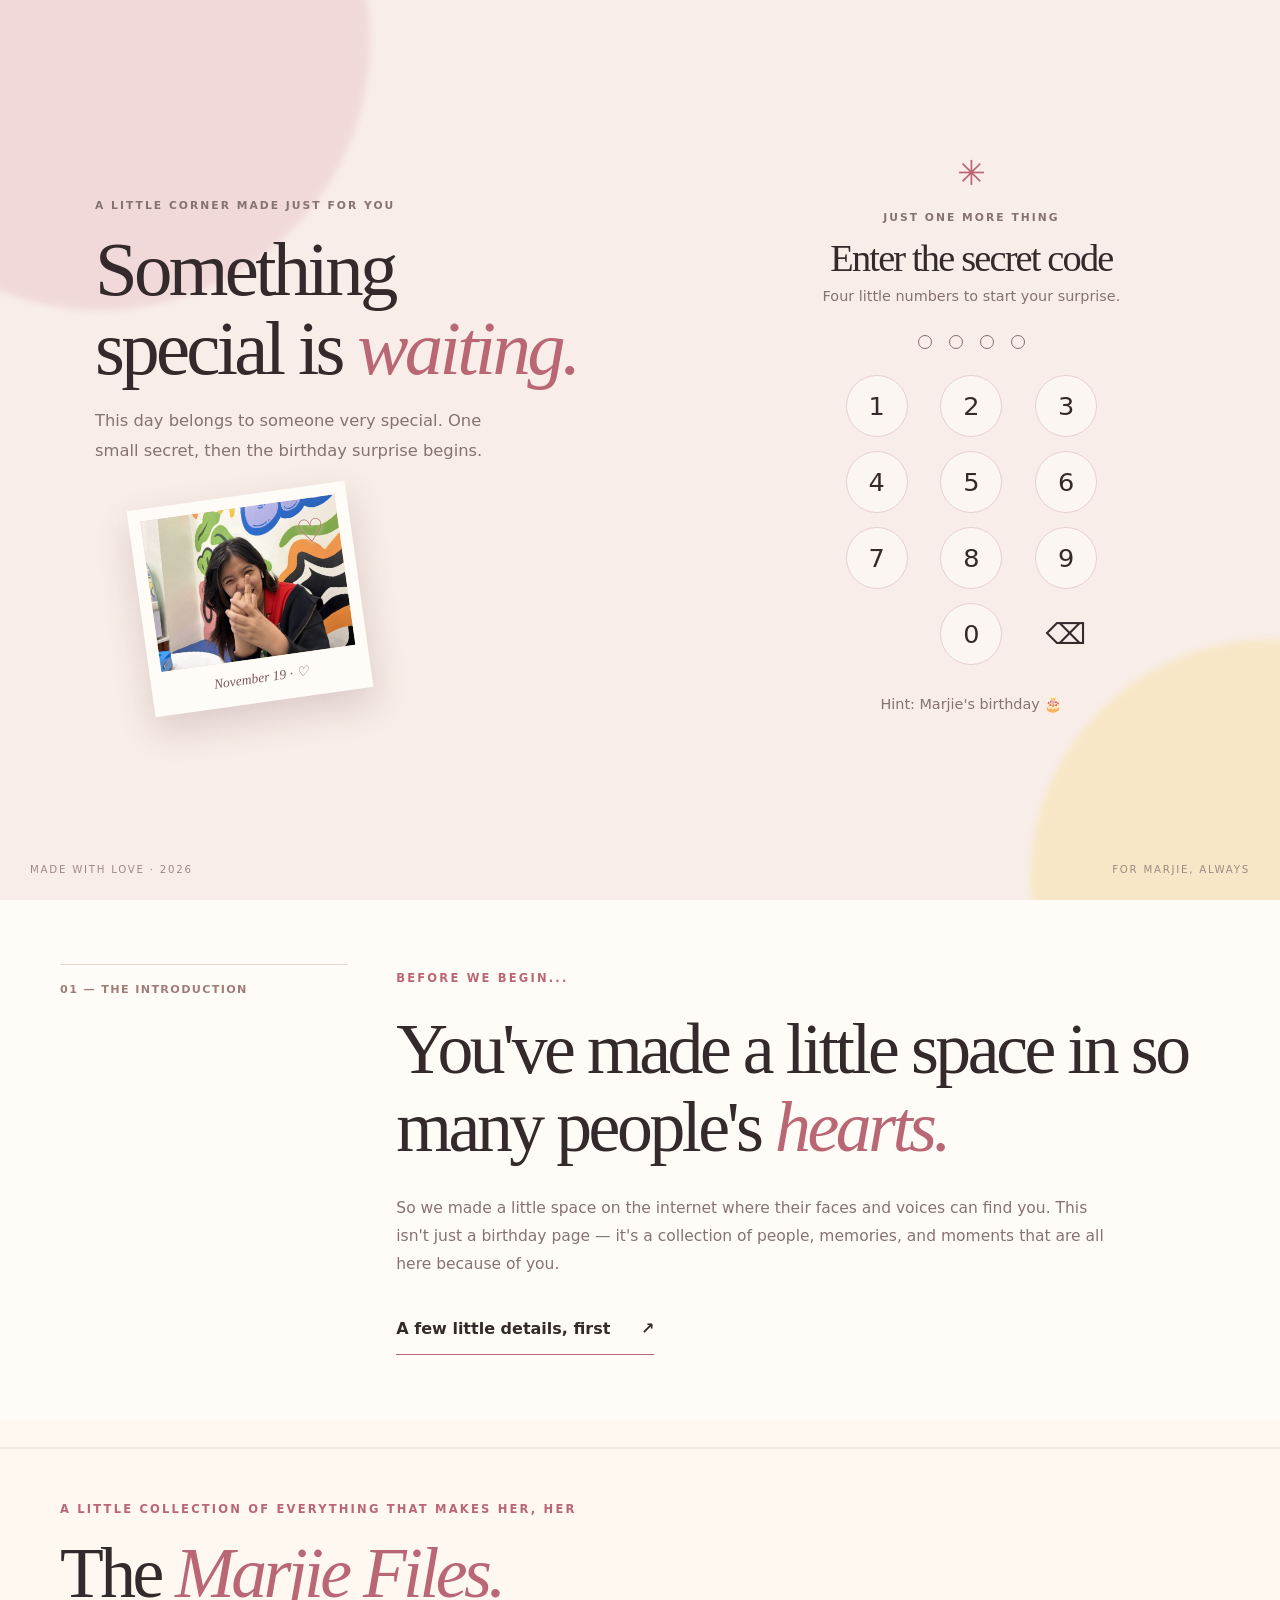
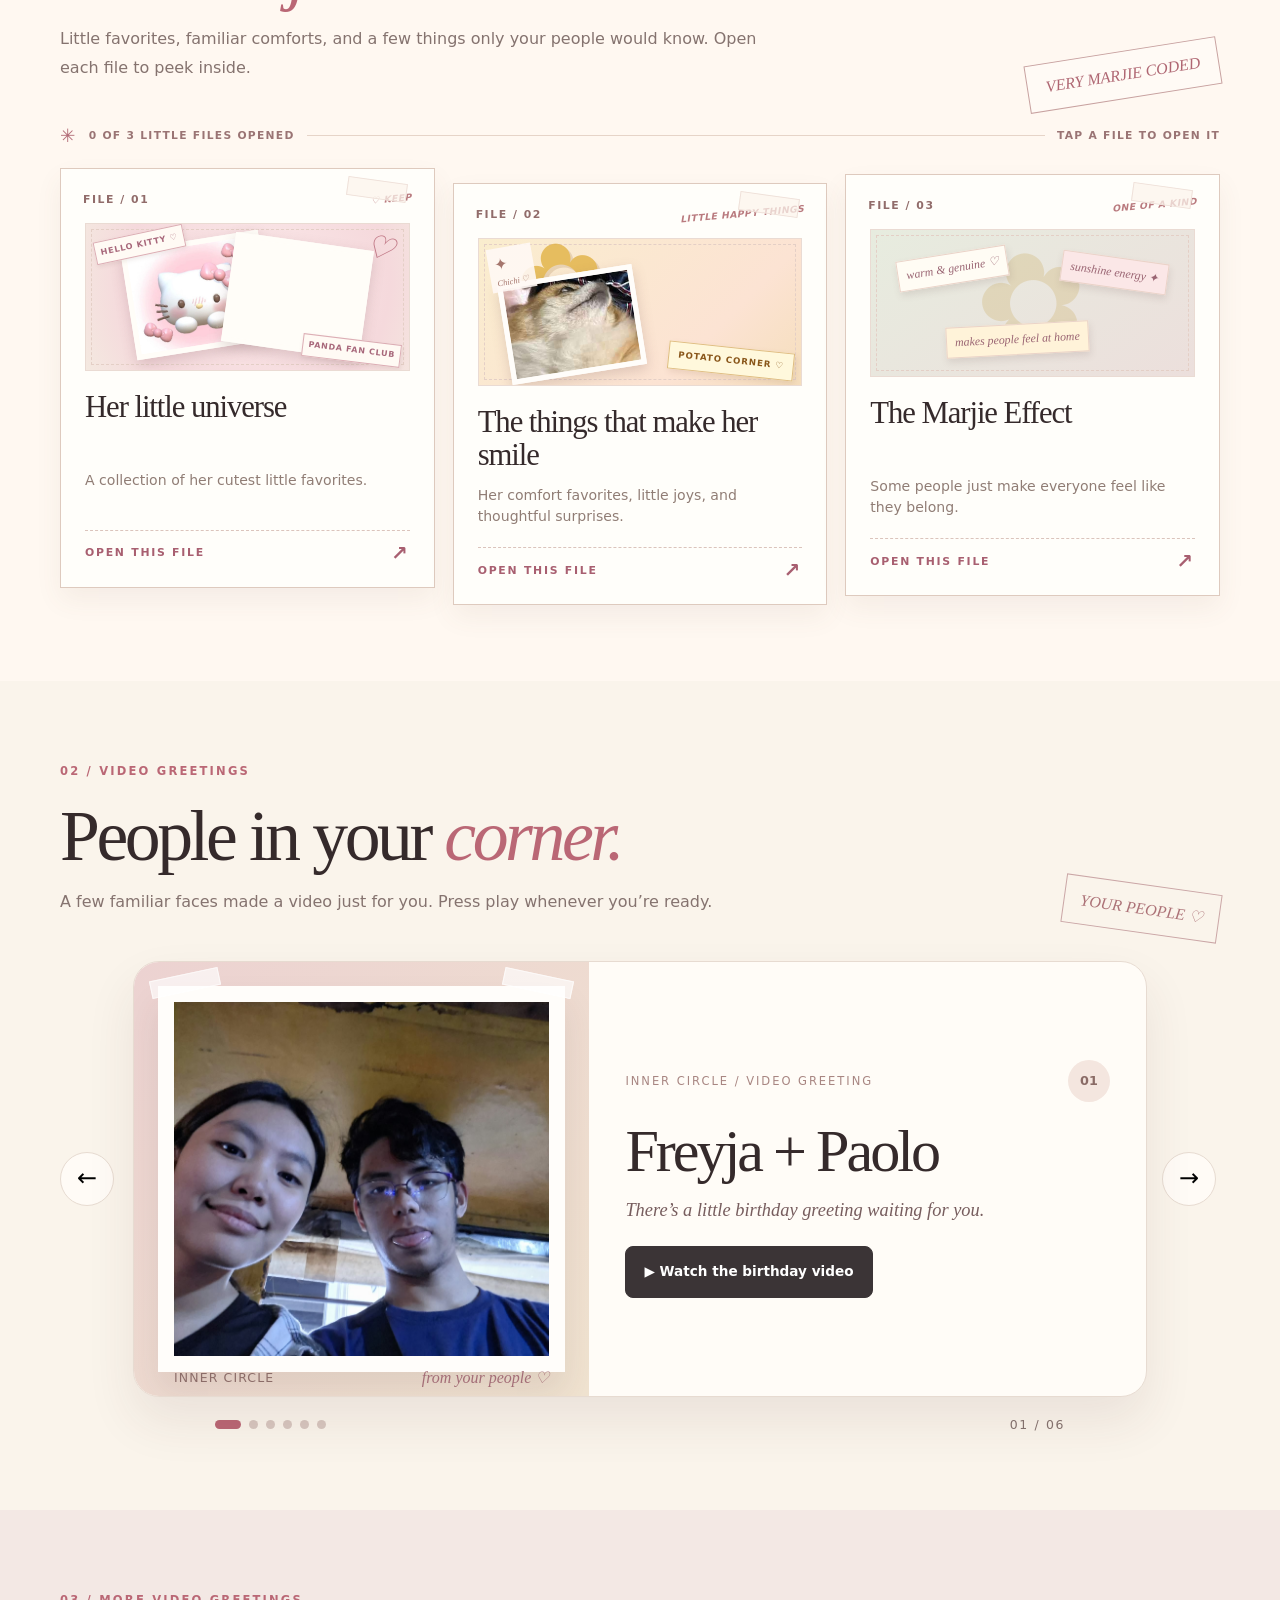
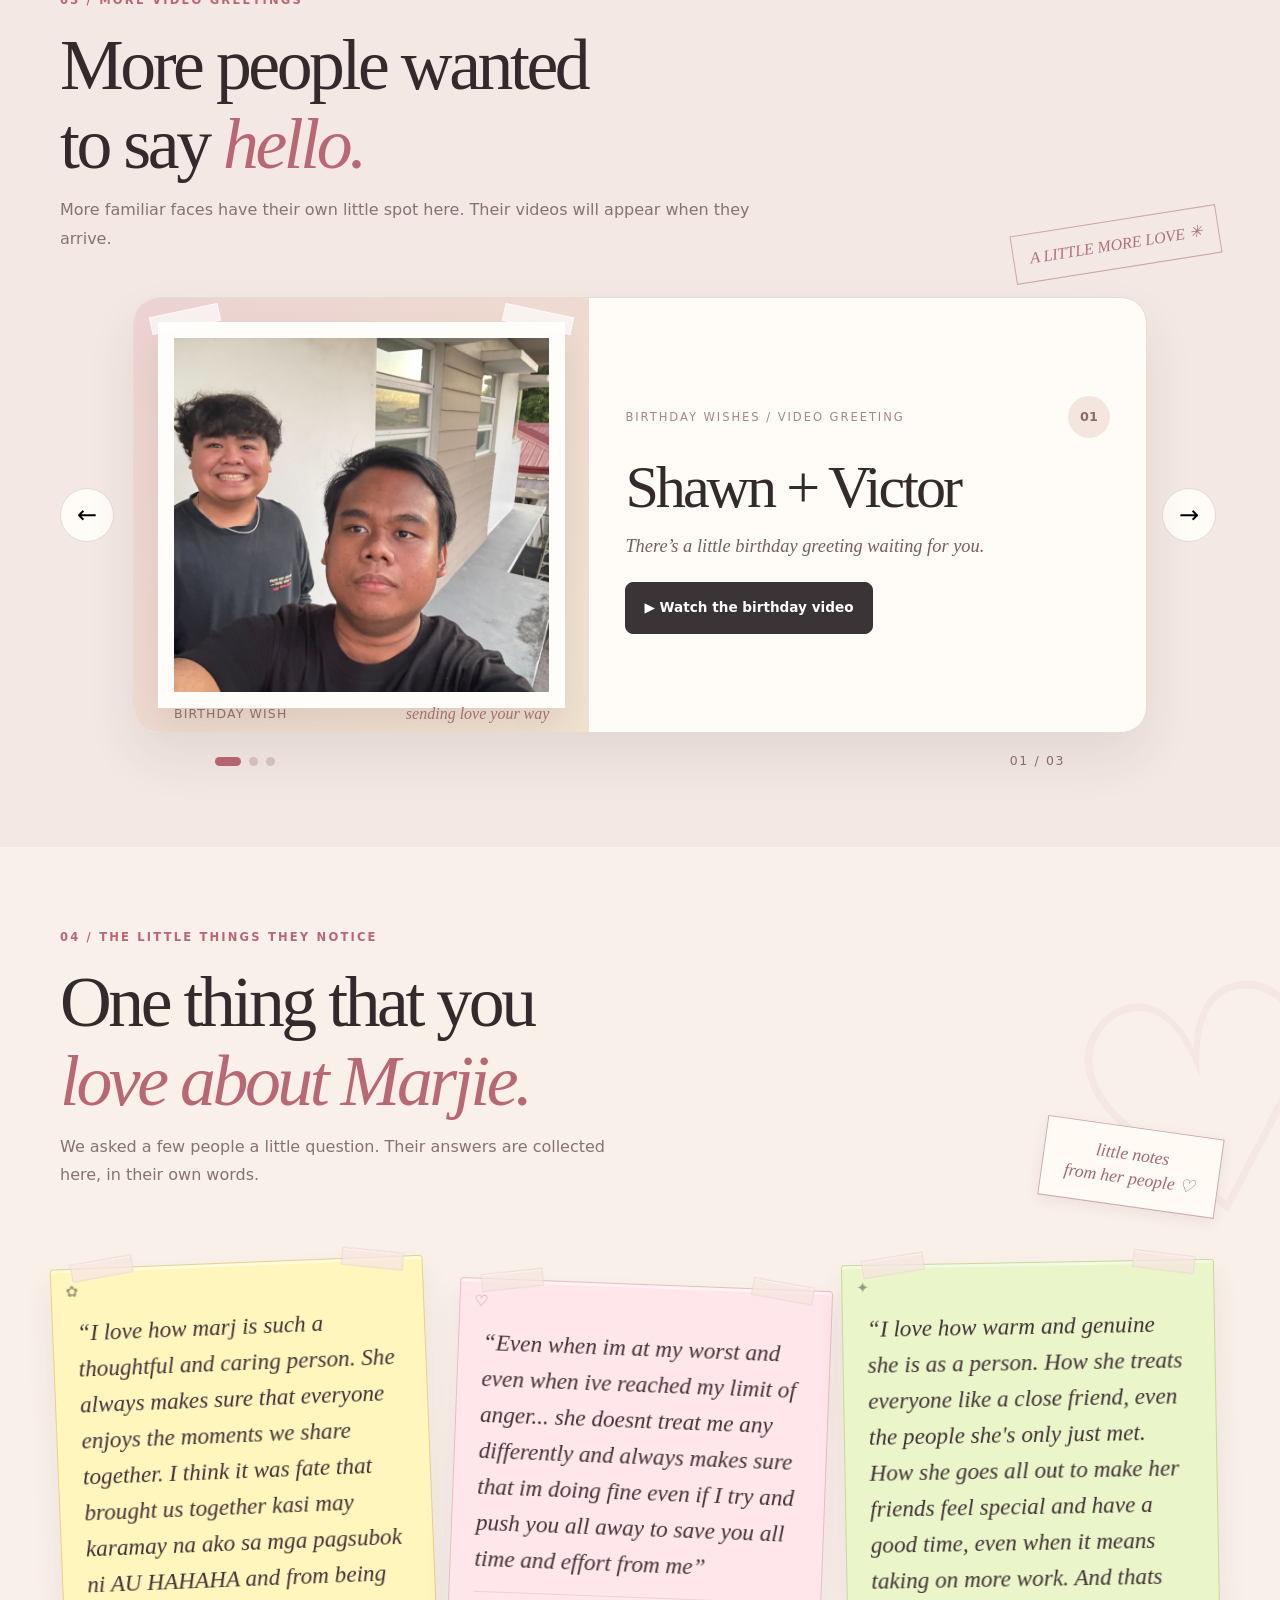
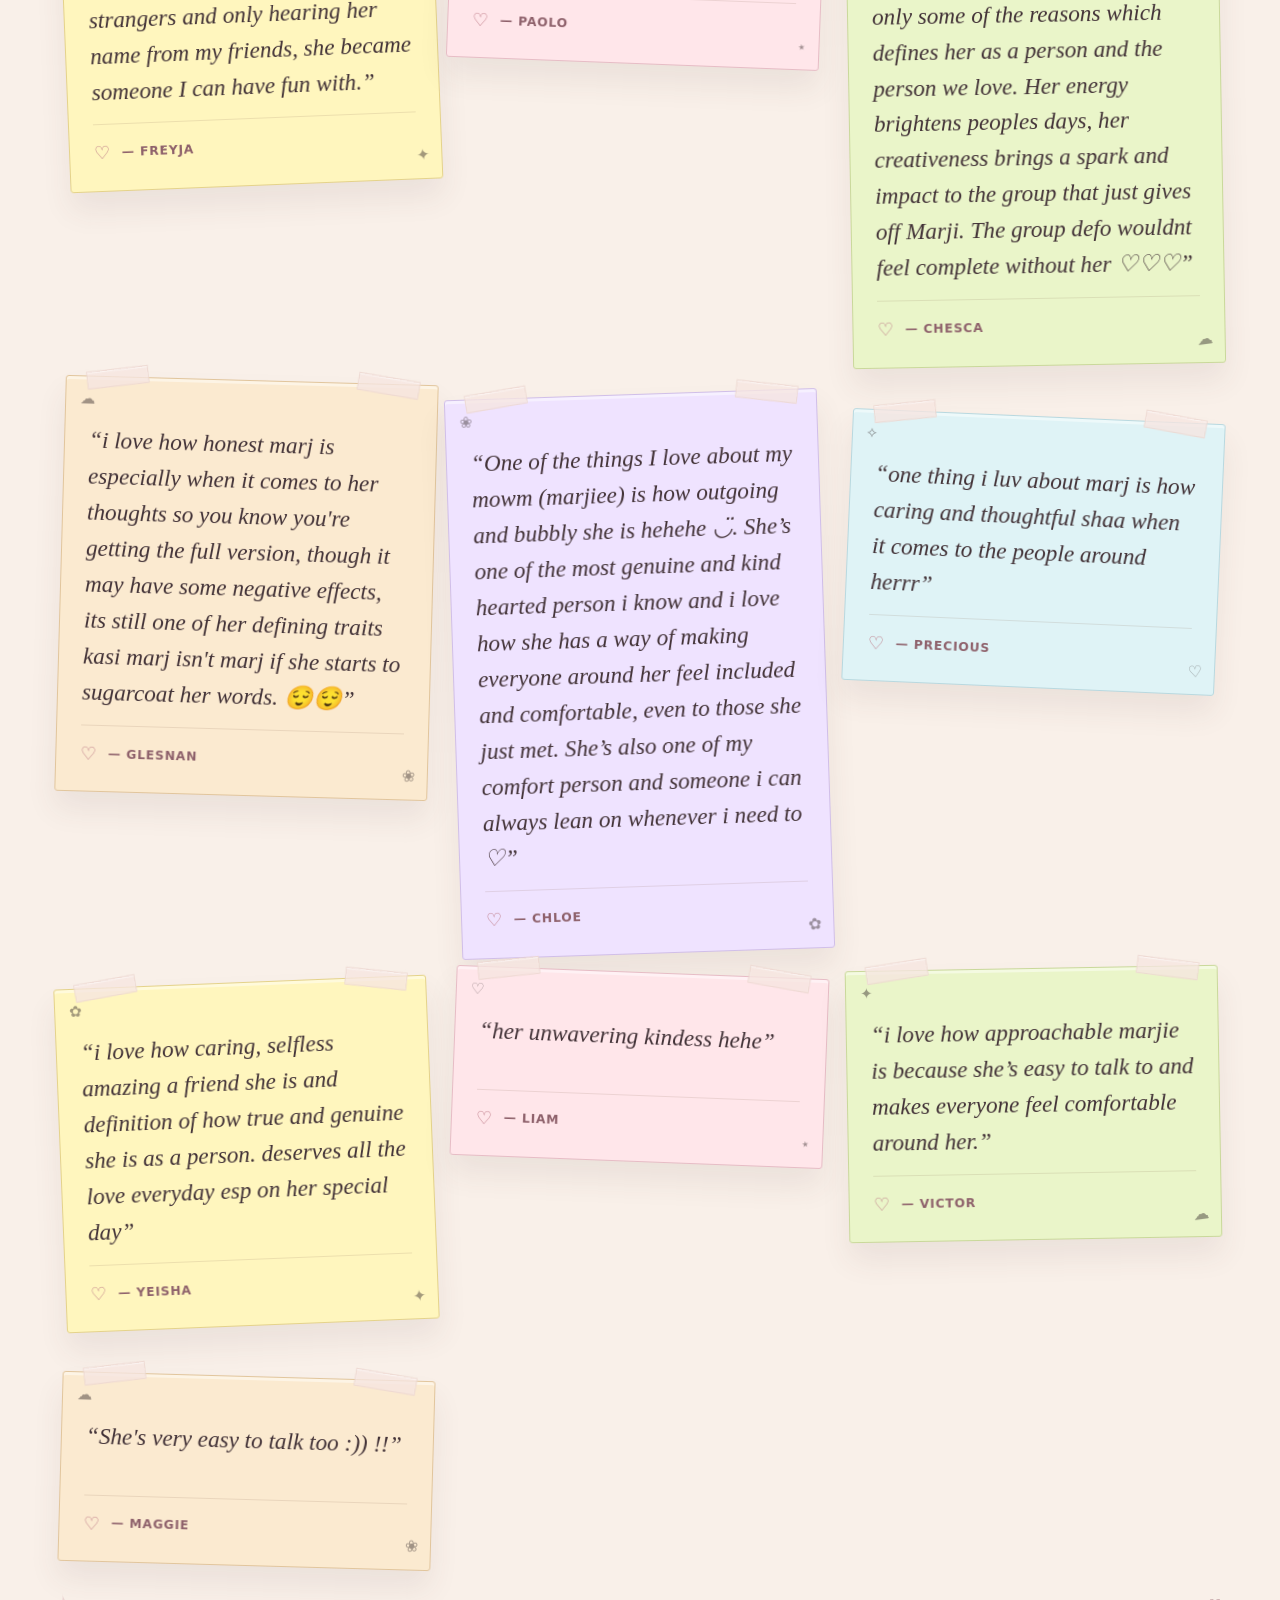
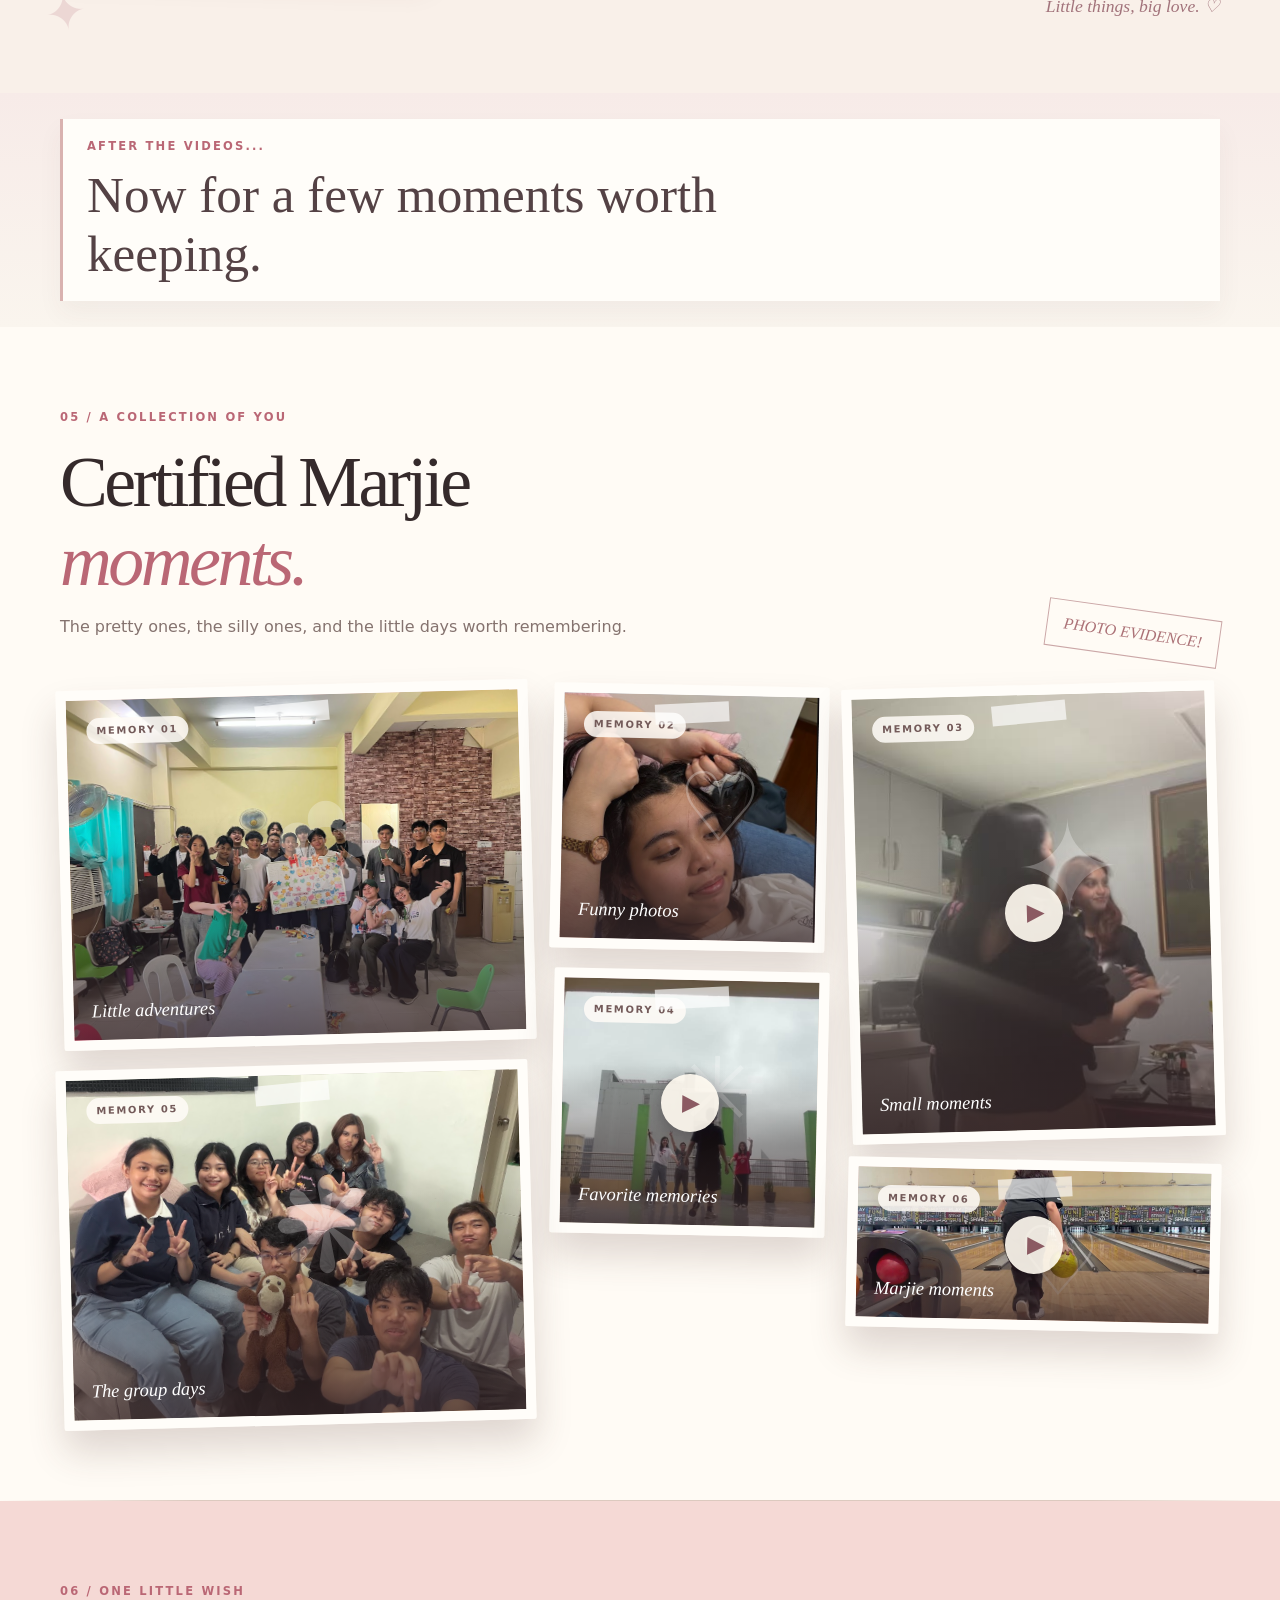
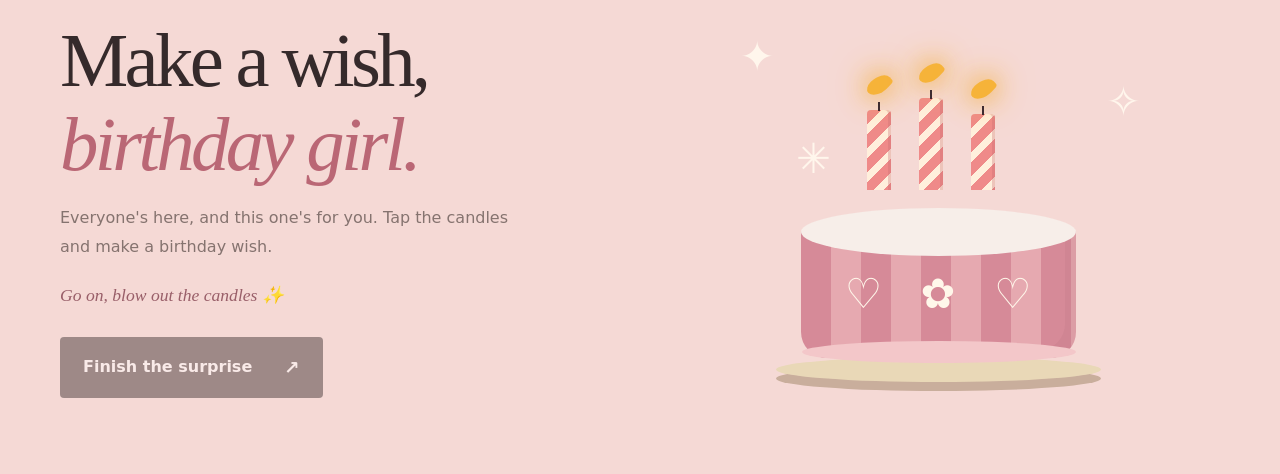
<file: index.html>
<!DOCTYPE html>

<html lang="en">
<head>
<meta charset="utf-8"/>
<meta content="width=device-width,initial-scale=1" name="viewport"/>
<meta content="#f8f1e9" name="theme-color"/>
<meta name="description" content="A little surprise is waiting for Marjie. ♡"/>
<meta property="og:type" content="website"/>
<meta property="og:title" content="Surprise for marjie"/>
<meta property="og:description" content="A little surprise is waiting. ♡"/>
<meta property="og:url" content="https://kaizzeenn.github.io/projectproposal/"/>
<meta name="twitter:card" content="summary"/>
<meta name="twitter:title" content="Surprise for marjie"/>
<meta name="twitter:description" content="A little surprise is waiting. ♡"/>
<meta content="noindex,nofollow" name="robots"/>
<title>Surprise for marjie</title>
<link href="styles.css?v=single-polaroid-hearts-20261119" rel="stylesheet"/></head>
<body class="is-locked">
<div aria-label="Birthday surprise passcode entry" aria-modal="true" class="lock-screen" id="lockScreen" role="dialog">
<div class="lock-glow lock-glow-one"></div><div class="lock-glow lock-glow-two"></div>
<div class="lock-wrap">
<div class="lock-story">
<div class="tiny-label">A LITTLE CORNER MADE JUST FOR YOU</div>
<h1>Something<br/>special is <em>waiting.</em></h1>
<p>This day belongs to someone very special. One small secret, then the birthday surprise begins.</p>
<div class="lock-polaroid tilt-left">
<div class="lock-polaroid-art"><img class="marjie-lock-photo" src="marjie_lock_photo.jpg" alt="Marjie smiling in front of a colorful mural" decoding="async" fetchpriority="high"/><span class="art-heart" aria-hidden="true">♡</span></div>
<span class="polaroid-caption">November 19 · ♡</span>
</div>
</div>
<div class="lock-form">
<span aria-hidden="true" class="lock-symbol">✳</span>
<div class="tiny-label">JUST ONE MORE THING</div>
<h2>Enter the secret code</h2>
<p>Four little numbers to start your surprise.</p>
<div aria-label="0 of 4 digits entered" aria-live="polite" class="pass-dots" id="passDots"><span></span><span></span><span></span><span></span></div>
<div aria-label="Passcode numbers" class="number-pad" id="numberPad">
<button data-digit="1" type="button">1</button><button data-digit="2" type="button">2</button><button data-digit="3" type="button">3</button>
<button data-digit="4" type="button">4</button><button data-digit="5" type="button">5</button><button data-digit="6" type="button">6</button>
<button data-digit="7" type="button">7</button><button data-digit="8" type="button">8</button><button data-digit="9" type="button">9</button>
<span></span><button data-digit="0" type="button">0</button><button aria-label="Delete number" id="passBackspace" type="button">⌫</button>
</div>
<p class="lock-hint">Hint: Marjie's birthday 🎂</p>
<p aria-live="assertive" class="pass-error" id="passError"></p>
</div>
</div>
<div class="lock-corner lock-corner-left">MADE WITH LOVE · 2026</div>
<div class="lock-corner lock-corner-right">FOR MARJIE, ALWAYS</div>
</div>
<nav aria-label="Website navigation" class="main-nav" id="mainNav">
<a class="site-mark" href="#welcome">m<span>♡</span></a>
<span class="nav-title">THE MARJIE BIRTHDAY EDITION <span class="nav-year">/ 2026</span></span>
<div class="nav-actions"><span class="private-nav-note">NOV 19  ·  MADE FOR MARJIE</span></div>
</nav>
<main id="mainContent">
<section class="hero-section" id="welcome">
<div class="hero-bubble bubble-a"></div><div class="hero-bubble bubble-b"></div>
<div class="site-container hero-grid">
<div class="hero-copy">
<span class="tiny-label rose">A VERY SPECIAL DAY · NOVEMBER 19</span>
<h1>Happy<br/>Birthday,<br/><em>Marjie.</em></h1>
<p>One person, so many reasons to celebrate. We gathered a few people, a lot of little memories, and a whole lot of love — just for you.</p>
<button class="button button-dark" data-go="intro">Open your surprise <span>↗</span></button>
<div class="hero-annotation">a little birthday universe, made just for you ✳</div><div class="hero-explore-note">meet your people · watch a greeting · revisit little moments ↗</div>
</div>
<div aria-label="Birthday Polaroid of Marjie, with a little party hat and hearts" class="hero-collage hero-collage-single">
<div class="hero-stamp">ONE OF A KIND<br/>♡ ♡ ♡</div>
<div class="picture-frame frame-front">
  <div class="frame-image image-a">
    <img class="marjie-hero-photo" src="marjie_hero_polaroid.jpg" alt="Marjie giving a playful look during a night out" loading="eager" decoding="async" />
    <div class="hero-party-hat" aria-hidden="true"><i class="hero-party-cone"></i><i class="hero-party-brim"></i><i class="hero-party-pom"></i></div>
  </div>
  <div class="handwriting">our favorite person ♡</div>
</div>
<span class="hero-mini-heart hero-heart-left" aria-hidden="true">♡</span>
<span class="hero-mini-heart hero-heart-right" aria-hidden="true">♡</span>
<span class="hero-mini-heart hero-heart-bottom" aria-hidden="true">♡</span>
<div class="hero-side-note">to the girl<br/>who deserves<br/>the world ↝</div>
</div>
</div>
<div class="scroll-caption">SCROLL TO EXPLORE <span>↓</span></div>
</section>
<section class="story-intro section-padding" id="intro">
<div class="site-container story-grid">
<div class="intro-number reveal">01 — THE INTRODUCTION</div>
<div class="reveal">
<span class="eyebrow">BEFORE WE BEGIN...</span>
<h2>You've made a little space in so many people's <em>hearts.</em></h2>
<p>So we made a little space on the internet where their faces and voices can find you. This isn't just a birthday page — it's a collection of people, memories, and moments that are all here because of you.</p>
<button class="text-link" data-go="marjiefiles">A few little details, first <span>↗</span></button>
</div>
</div>
</section>
<section class="files-section section-padding" id="marjiefiles" aria-labelledby="marjieFilesHeading">
<div class="site-container">
<div class="section-heading mf-heading reveal">
  <div><span class="eyebrow">A LITTLE COLLECTION OF EVERYTHING THAT MAKES HER, HER</span><h2 id="marjieFilesHeading">The <em>Marjie Files.</em></h2><p>Little favorites, familiar comforts, and a few things only your people would know. Open each file to peek inside.</p></div>
  <span class="section-sticker small-sticker mf-stamp">VERY MARJIE CODED</span>
</div>
<div class="mf-progress" aria-live="polite"><span class="mf-progress-mark">✳</span> <span id="mfProgressLabel">0 of 3 little files opened</span> <span class="mf-progress-rule" aria-hidden="true"></span> <span>tap a file to open it</span></div>
<div class="mf-grid" id="marjieFileGrid">
  <article class="mf-card mf-card-universe reveal" data-marjie-file="universe">
    <div class="mf-card-top"><span class="mf-number">FILE / 01</span><span class="mf-corner-sticker">♡ KEEP</span></div>
    <button class="mf-toggle" type="button" aria-controls="mf-universe-details" aria-expanded="false">
      <span class="mf-art mf-art-universe mf-art-photos" aria-hidden="true">
        <span class="mf-duo-photo mf-duo-hello"><img src="marjie_hello_kitty.png" alt="" loading="lazy" decoding="async"/></span>
        <span class="mf-duo-photo mf-duo-panda"><img src="marjie_panda.png" alt="" loading="lazy" decoding="async"/></span>
        <span class="mf-sticker mf-cat-label">HELLO KITTY ♡</span><span class="mf-sticker mf-panda-label">PANDA FAN CLUB</span><span class="mf-art-heart">♡</span>
      </span>
      <span class="mf-card-title">Her little universe</span>
      <span class="mf-card-subtitle">A collection of her cutest little favorites.</span>
      <span class="mf-open-label">OPEN THIS FILE <span aria-hidden="true">↗</span></span>
    </button>
    <div class="mf-inside" id="mf-universe-details" hidden>
      <span class="mf-inner-label">INSIDE FILE NO. 01</span>
      <p>There's a soft spot for <strong>Hello Kitty</strong> and <strong>Panda from We Bare Bears</strong> in her little world.</p>
      <div class="mf-optional-photo" data-mf-photo="universePhoto" hidden><img alt="A real photo of one of Marjie's favorite things" loading="lazy"/></div>
      <span class="mf-handnote">the cutest corner of her universe ♡</span>
    </div>
  </article>

  <article class="mf-card mf-card-smiles reveal" data-marjie-file="smiles">
    <div class="mf-card-top"><span class="mf-number">FILE / 02</span><span class="mf-corner-sticker">LITTLE HAPPY THINGS</span></div>
    <button class="mf-toggle" type="button" aria-controls="mf-smiles-details" aria-expanded="false">
      <span class="mf-art mf-art-smiles mf-art-fries" aria-hidden="true">
        <span class="mf-art-flower">✿</span><span class="mf-fries-img"><img src="marjie_potato_corner.png" alt="" loading="lazy" decoding="async"/></span><span class="mf-fries-label">POTATO CORNER ♡</span><span class="mf-chichi-photo"><img src="chichi.jpg" alt="Chichi, Marjie's fluffy dog" loading="lazy" decoding="async" referrerpolicy="no-referrer"/></span><span class="mf-paw">✦ <small>Chichi ♡</small></span>
      </span>
      <span class="mf-card-title">The things that make her smile</span>
      <span class="mf-card-subtitle">Her comfort favorites, little joys, and thoughtful surprises.</span>
      <span class="mf-open-label">OPEN THIS FILE <span aria-hidden="true">↗</span></span>
    </button>
    <div class="mf-inside" id="mf-smiles-details" hidden>
      <span class="mf-inner-label">INSIDE FILE NO. 02</span>
      <p><strong>Sunflowers</strong>, <strong>Potato Corner fries</strong>, thoughtful little surprises, and of course, <strong>Chichi</strong> — her adorable little dog.</p>
      <div class="mf-optional-photo"><img src="chichi.jpg" alt="Chichi, Marjie's fluffy dog" loading="lazy" decoding="async" referrerpolicy="no-referrer"/></div>
      <span class="mf-handnote">the little things always count ✿</span>
    </div>
  </article>

  <article class="mf-card mf-card-effect reveal" data-marjie-file="lore">
    <div class="mf-card-top"><span class="mf-number">FILE / 03</span><span class="mf-corner-sticker">ONE OF A KIND</span></div>
    <button class="mf-toggle" type="button" aria-controls="mf-lore-details" aria-expanded="false">
      <span class="mf-art mf-art-effect" aria-hidden="true">
        <span class="mf-effect-flower">✿</span><span class="mf-effect-paper mf-effect-note-one">warm &amp; genuine ♡</span><span class="mf-effect-paper mf-effect-note-two">sunshine energy ✦</span><span class="mf-effect-paper mf-effect-note-three">makes people feel at home</span>
      </span>
      <span class="mf-card-title">The Marjie Effect</span>
      <span class="mf-card-subtitle">Some people just make everyone feel like they belong.</span>
      <span class="mf-open-label">OPEN THIS FILE <span aria-hidden="true">↗</span></span>
    </button>
    <div class="mf-inside" id="mf-lore-details" hidden>
      <span class="mf-inner-label">INSIDE FILE NO. 03</span>
      <p id="mfLoreStory">Her friends notice how caring and genuine she is, how she makes even new people feel comfortable and included, and how her bubbly energy and creativity brighten the group. That's the Marjie Effect. ♡</p>
      <div class="mf-optional-photo" data-mf-photo="lorePhoto" hidden><img alt="A real photo from one of Marjie's funny memories" loading="lazy"/></div>
      <span class="mf-handnote" id="mfLoreBy">some people just feel like sunshine ♡</span>
    </div>
  </article>
</div>
<div class="mf-bonus" id="mfBonus" hidden aria-live="polite">
  <span class="mf-bonus-seal" aria-hidden="true">♡</span>
  <div class="mf-bonus-text"><span class="mf-inner-label">BONUS FILE / UNLOCKED</span><h3>One thing everyone agrees about Marjie</h3><p id="mfBonusText">Your people wanted to make this day a little more special for you. The photos and videos on this page are already proof that you matter to them.</p><span class="mf-handnote" id="mfBonusBy">from the people who made this surprise with love</span></div>
</div>
</div>
</section>
<section class="section-padding featured-section" id="inner">
<div class="site-container">
<div class="section-heading reveal"><div><span class="eyebrow">02 / VIDEO GREETINGS</span><h2>People in your <em>corner.</em></h2><p>A few familiar faces made a video just for you. Press play whenever you’re ready.</p></div><span class="section-sticker">YOUR PEOPLE ♡</span></div>
<div aria-label="Inner Circle video greetings" class="person-carousel reveal" id="innerCarousel">
<button aria-label="Previous Inner Circle person" class="circle-arrow" id="innerPrev" type="button">←</button>
<div class="person-card" id="innerCard"></div>
<button aria-label="Next Inner Circle person" class="circle-arrow" id="innerNext" type="button">→</button>
</div>
<div class="carousel-foot"><div class="carousel-dots" id="innerDots"></div><span class="carousel-count" id="innerCount"></span></div>
</div>
</section>
<section class="section-padding wishes-section" id="wishes">
<div class="site-container">
<div class="section-heading reveal"><div><span class="eyebrow">03 / MORE VIDEO GREETINGS</span><h2>More people wanted<br/>to say <em>hello.</em></h2><p>More familiar faces have their own little spot here. Their videos will appear when they arrive.</p></div><span class="section-sticker small-sticker">A LITTLE MORE LOVE ✳</span></div>
<div class="person-carousel reveal" id="wishesCarousel">
<button aria-label="Previous birthday greeting" class="circle-arrow" id="wishesPrev" type="button">←</button>
<div class="person-card" id="wishesCard"></div>
<button aria-label="Next birthday greeting" class="circle-arrow" id="wishesNext" type="button">→</button>
</div>
<div class="carousel-foot"><div class="carousel-dots" id="wishesDots"></div><span class="carousel-count" id="wishesCount"></span></div>
</div>
</section>

<section class="appreciation-section section-padding" id="appreciation" aria-labelledby="appreciationTitle">
  <div class="site-container">
    <div class="section-heading reveal appreciation-heading">
      <div>
        <span class="eyebrow">04 / THE LITTLE THINGS THEY NOTICE</span>
        <h2 id="appreciationTitle">One thing that you<br/><em>love about Marjie.</em></h2>
        <p>We asked a few people a little question. Their answers are collected here, in their own words.</p>
      </div>
      <div class="appreciation-stamp" aria-hidden="true">little notes<br/>from her people ♡</div>
    </div>
    <div id="appreciationWall" class="appreciation-wall" aria-live="polite"></div>
    <div class="appreciation-foot">Little things, big love. ♡</div>
  </div>
</section>
<section class="story-bridge">
<div class="site-container bridge-inner reveal">
<span class="eyebrow">AFTER THE VIDEOS...</span>
<h3>Now for a few moments worth keeping.</h3>
</div>
</section>
<section class="section-padding moments-section" id="moments">
<div class="site-container">
<div class="section-heading reveal"><div><span class="eyebrow">05 / A COLLECTION OF YOU</span><h2>Certified Marjie<br/><em>moments.</em></h2><p>The pretty ones, the silly ones, and the little days worth remembering.</p></div><span class="section-sticker">PHOTO EVIDENCE!</span></div>
<div class="memory-grid" id="memoryGrid"></div>
</div>
</section>

<section class="cake-section section-padding" id="cake">
<div class="site-container cake-layout">
<div class="reveal"><span class="eyebrow">06 / ONE LITTLE WISH</span><h2>Make a wish,<br/><em>birthday girl.</em></h2><p>Everyone's here, and this one's for you. Tap the candles and make a birthday wish.</p><span class="cake-feedback" id="cakeFeedback">Go on, blow out the candles ✨</span><button class="button button-dark finish-button" disabled="" id="finishStory">Finish the surprise <span>↗</span></button></div>
<div aria-label="Interactive birthday cake with candles" class="cake-stage reveal" id="cakeStage">
<div class="stage-star star-1">✦</div><div class="stage-star star-2">✧</div><div class="stage-star star-3">✳</div>
<div class="cake-art">
<div class="candles"><button aria-label="Blow out candle one" class="candle"><span class="flame"></span><span class="wick"></span></button><button aria-label="Blow out candle two" class="candle"><span class="flame"></span><span class="wick"></span></button><button aria-label="Blow out candle three" class="candle"><span class="flame"></span><span class="wick"></span></button></div>
<div class="cake-top"></div><div class="cake-main"><span class="cake-decor">♡</span><span class="cake-decor">✿</span><span class="cake-decor">♡</span></div><div class="cake-bottom"></div><div class="cake-plate"></div>
</div>
</div>
</div>
</section>
<section class="fake-end section-padding" hidden="" id="fakeEnd">
<div class="site-container fake-end-inner"><span class="eyebrow">A SPECIAL DAY, FOREVER</span><div class="end-confetti">✴ ♡ ✳</div><h2>Happy birthday,<br/><em>Marjie.</em></h2><p>And that’s everyone… or is it?</p><button class="button button-dark" id="endButton" type="button">That’s everything? ♡</button></div>
</section>
<section class="personal-reveal" hidden="" id="personalReveal">
<div class="reveal-curtain" id="revealCurtain"><div class="curtain-inner"><span class="tiny-label">BUT WAIT...</span><h2 id="revealHeadline">One more thing.</h2><p id="revealSubtitle">Someone saved his message for last.</p><button class="button button-light" hidden="" id="openLastMessage">Open the last message <span>♡</span></button></div></div>
<div class="personal-content" hidden="" id="personalContent">
<section class="bouquet-section section-padding">
<div class="site-container bouquet-layout">
<div class="bouquet-copy"><span class="eyebrow">ONE LAST MESSAGE / FROM YOUR BEBIILOVESS</span><h2>For my<br/><em>bebii.</em></h2><p>Of course, I saved a little something for myself.</p><p class="bouquet-small">Because you deserve your favorite flowers, even when they come from a little corner of the internet.</p><button class="button button-dark" id="bouquetBloom">A bouquet for you <span>🌻</span></button><p aria-live="polite" class="bloom-note" id="bloomNote"></p><div class="digital-gift-panel reveal"><span class="tiny-label">A LITTLE EXTRA SURPRISE</span><h3>I have 1 digital gift for you.</h3><p>Just a tiny surprise from me — tap when you're ready to see it. ♡</p><button class="button button-soft" id="openDigitalGift" type="button">Open your digital gift <span>🎁</span></button><div class="digital-gift-reveal" hidden="" id="digitalGiftReveal"><div class="digital-gift-card"><div class="digital-gift-top">FOR MY BEBII <span>♡</span></div><img alt="A special digital artwork gift for Marjie" class="digital-gift-image" data-gift-image="digital_gift_art.jpg" decoding="async" loading="lazy"/><p class="digital-gift-caption">A little art surprise, just for you. ♡</p></div></div></div></div>
<div aria-label="Animated digital sunflower bouquet" class="bouquet-art" id="bouquetArt"><svg aria-label="Hand-tied bouquet of seven sunflowers in cream paper with a ribbon" class="bouquet-svg" role="img" viewbox="0 0 540 600"><defs><radialgradient id="bouquetGlow"><stop stop-color="#fff9e5"></stop><stop offset="1" stop-color="#f6dfc8" stop-opacity="0"></stop></radialgradient><lineargradient id="paperA" x1="0" x2="1" y1="0" y2="1"><stop stop-color="#f9eee0"></stop><stop offset=".6" stop-color="#e9c6ae"></stop><stop offset="1" stop-color="#cc9d88"></stop></lineargradient><lineargradient id="paperB" x1="0" x2="1" y1="0" y2="1"><stop stop-color="#fff8e9"></stop><stop offset="1" stop-color="#d6ac93"></stop></lineargradient><radialgradient id="seed"><stop stop-color="#875331"></stop><stop offset=".65" stop-color="#75452a"></stop><stop offset="1" stop-color="#59341e"></stop></radialgradient></defs>
<ellipse cx="270" cy="288" fill="url(#bouquetGlow)" rx="236" ry="260"></ellipse>
<g class="bouquet-greenery" stroke="#66865a" stroke-linecap="round" stroke-width="11"><path d="M163 209 Q 207.9 309 269 467" fill="none"></path><path d="M248 151 Q 257.2 251 269 467" fill="none"></path><path d="M336 178 Q 308.3 278 269 467" fill="none"></path><path d="M413 246 Q 352.9 346 269 467" fill="none"></path><path d="M318 295 Q 297.8 395 269 467" fill="none"></path><path d="M217 302 Q 239.3 402 269 467" fill="none"></path><path d="M123 286 Q 184.7 386 269 467" fill="none"></path></g><g class="leaves" fill="#729566"><ellipse cx="156" cy="330" rx="34" ry="14" transform="rotate(-32 156 330)"></ellipse><ellipse cx="210" cy="374" rx="34" ry="14" transform="rotate(25 210 374)"></ellipse><ellipse cx="350" cy="356" rx="34" ry="14" transform="rotate(25 350 356)"></ellipse><ellipse cx="383" cy="309" rx="34" ry="14" transform="rotate(-27 383 309)"></ellipse><ellipse cx="285" cy="403" rx="34" ry="14" transform="rotate(-17 285 403)"></ellipse><ellipse cx="252" cy="339" rx="34" ry="14" transform="rotate(20 252 339)"></ellipse><ellipse cx="172" cy="404" rx="34" ry="14" transform="rotate(30 172 404)"></ellipse></g><g class="blooms"><g transform="translate(163 189)"><g class="svg-flower flower-fig-0" style="--d:0.0s"><ellipse cx="0" cy="-33.6" fill="#f5b73f" rx="13.2" ry="31.2" transform="rotate(0)"></ellipse><ellipse cx="0" cy="-33.6" fill="#f6c854" rx="13.2" ry="31.2" transform="rotate(30)"></ellipse><ellipse cx="0" cy="-33.6" fill="#e7a32f" rx="13.2" ry="31.2" transform="rotate(60)"></ellipse><ellipse cx="0" cy="-33.6" fill="#f5b73f" rx="13.2" ry="31.2" transform="rotate(90)"></ellipse><ellipse cx="0" cy="-33.6" fill="#f6c854" rx="13.2" ry="31.2" transform="rotate(120)"></ellipse><ellipse cx="0" cy="-33.6" fill="#e7a32f" rx="13.2" ry="31.2" transform="rotate(150)"></ellipse><ellipse cx="0" cy="-33.6" fill="#f5b73f" rx="13.2" ry="31.2" transform="rotate(180)"></ellipse><ellipse cx="0" cy="-33.6" fill="#f6c854" rx="13.2" ry="31.2" transform="rotate(210)"></ellipse><ellipse cx="0" cy="-33.6" fill="#e7a32f" rx="13.2" ry="31.2" transform="rotate(240)"></ellipse><ellipse cx="0" cy="-33.6" fill="#f5b73f" rx="13.2" ry="31.2" transform="rotate(270)"></ellipse><ellipse cx="0" cy="-33.6" fill="#f6c854" rx="13.2" ry="31.2" transform="rotate(300)"></ellipse><ellipse cx="0" cy="-33.6" fill="#e7a32f" rx="13.2" ry="31.2" transform="rotate(330)"></ellipse><ellipse cx="0" cy="-30.0" fill="#ffda69" opacity=".95" rx="9.6" ry="25.8" transform="rotate(15)"></ellipse><ellipse cx="0" cy="-30.0" fill="#ffda69" opacity=".95" rx="9.6" ry="25.8" transform="rotate(45)"></ellipse><ellipse cx="0" cy="-30.0" fill="#ffda69" opacity=".95" rx="9.6" ry="25.8" transform="rotate(75)"></ellipse><ellipse cx="0" cy="-30.0" fill="#ffda69" opacity=".95" rx="9.6" ry="25.8" transform="rotate(105)"></ellipse><ellipse cx="0" cy="-30.0" fill="#ffda69" opacity=".95" rx="9.6" ry="25.8" transform="rotate(135)"></ellipse><ellipse cx="0" cy="-30.0" fill="#ffda69" opacity=".95" rx="9.6" ry="25.8" transform="rotate(165)"></ellipse><ellipse cx="0" cy="-30.0" fill="#ffda69" opacity=".95" rx="9.6" ry="25.8" transform="rotate(195)"></ellipse><ellipse cx="0" cy="-30.0" fill="#ffda69" opacity=".95" rx="9.6" ry="25.8" transform="rotate(225)"></ellipse><ellipse cx="0" cy="-30.0" fill="#ffda69" opacity=".95" rx="9.6" ry="25.8" transform="rotate(255)"></ellipse><ellipse cx="0" cy="-30.0" fill="#ffda69" opacity=".95" rx="9.6" ry="25.8" transform="rotate(285)"></ellipse><ellipse cx="0" cy="-30.0" fill="#ffda69" opacity=".95" rx="9.6" ry="25.8" transform="rotate(315)"></ellipse><ellipse cx="0" cy="-30.0" fill="#ffda69" opacity=".95" rx="9.6" ry="25.8" transform="rotate(345)"></ellipse><circle fill="#8c5934" r="25.2"></circle><circle fill="url(#seed)" r="21.0"></circle><circle cx="-14.4" cy="-7.2" fill="#aa7141" opacity=".8" r="1.3"></circle><circle cx="-14.4" cy="0.0" fill="#aa7141" opacity=".8" r="1.3"></circle><circle cx="-14.4" cy="7.2" fill="#aa7141" opacity=".8" r="1.3"></circle><circle cx="-7.2" cy="-14.4" fill="#aa7141" opacity=".8" r="1.3"></circle><circle cx="-7.2" cy="-7.2" fill="#aa7141" opacity=".8" r="1.3"></circle><circle cx="-7.2" cy="0.0" fill="#aa7141" opacity=".8" r="1.3"></circle><circle cx="-7.2" cy="7.2" fill="#aa7141" opacity=".8" r="1.3"></circle><circle cx="-7.2" cy="14.4" fill="#aa7141" opacity=".8" r="1.3"></circle><circle cx="0.0" cy="-14.4" fill="#aa7141" opacity=".8" r="1.3"></circle><circle cx="0.0" cy="-7.2" fill="#aa7141" opacity=".8" r="1.3"></circle><circle cx="0.0" cy="0.0" fill="#aa7141" opacity=".8" r="1.3"></circle><circle cx="0.0" cy="7.2" fill="#aa7141" opacity=".8" r="1.3"></circle><circle cx="0.0" cy="14.4" fill="#aa7141" opacity=".8" r="1.3"></circle><circle cx="7.2" cy="-14.4" fill="#aa7141" opacity=".8" r="1.3"></circle><circle cx="7.2" cy="-7.2" fill="#aa7141" opacity=".8" r="1.3"></circle><circle cx="7.2" cy="0.0" fill="#aa7141" opacity=".8" r="1.3"></circle><circle cx="7.2" cy="7.2" fill="#aa7141" opacity=".8" r="1.3"></circle><circle cx="7.2" cy="14.4" fill="#aa7141" opacity=".8" r="1.3"></circle><circle cx="14.4" cy="-7.2" fill="#aa7141" opacity=".8" r="1.3"></circle><circle cx="14.4" cy="0.0" fill="#aa7141" opacity=".8" r="1.3"></circle><circle cx="14.4" cy="7.2" fill="#aa7141" opacity=".8" r="1.3"></circle></g></g><g transform="translate(248 131)"><g class="svg-flower flower-fig-1" style="--d:0.1s"><ellipse cx="0" cy="-35.8" fill="#f5b73f" rx="14.1" ry="33.3" transform="rotate(0)"></ellipse><ellipse cx="0" cy="-35.8" fill="#f6c854" rx="14.1" ry="33.3" transform="rotate(30)"></ellipse><ellipse cx="0" cy="-35.8" fill="#e7a32f" rx="14.1" ry="33.3" transform="rotate(60)"></ellipse><ellipse cx="0" cy="-35.8" fill="#f5b73f" rx="14.1" ry="33.3" transform="rotate(90)"></ellipse><ellipse cx="0" cy="-35.8" fill="#f6c854" rx="14.1" ry="33.3" transform="rotate(120)"></ellipse><ellipse cx="0" cy="-35.8" fill="#e7a32f" rx="14.1" ry="33.3" transform="rotate(150)"></ellipse><ellipse cx="0" cy="-35.8" fill="#f5b73f" rx="14.1" ry="33.3" transform="rotate(180)"></ellipse><ellipse cx="0" cy="-35.8" fill="#f6c854" rx="14.1" ry="33.3" transform="rotate(210)"></ellipse><ellipse cx="0" cy="-35.8" fill="#e7a32f" rx="14.1" ry="33.3" transform="rotate(240)"></ellipse><ellipse cx="0" cy="-35.8" fill="#f5b73f" rx="14.1" ry="33.3" transform="rotate(270)"></ellipse><ellipse cx="0" cy="-35.8" fill="#f6c854" rx="14.1" ry="33.3" transform="rotate(300)"></ellipse><ellipse cx="0" cy="-35.8" fill="#e7a32f" rx="14.1" ry="33.3" transform="rotate(330)"></ellipse><ellipse cx="0" cy="-32.0" fill="#ffda69" opacity=".95" rx="10.2" ry="27.5" transform="rotate(15)"></ellipse><ellipse cx="0" cy="-32.0" fill="#ffda69" opacity=".95" rx="10.2" ry="27.5" transform="rotate(45)"></ellipse><ellipse cx="0" cy="-32.0" fill="#ffda69" opacity=".95" rx="10.2" ry="27.5" transform="rotate(75)"></ellipse><ellipse cx="0" cy="-32.0" fill="#ffda69" opacity=".95" rx="10.2" ry="27.5" transform="rotate(105)"></ellipse><ellipse cx="0" cy="-32.0" fill="#ffda69" opacity=".95" rx="10.2" ry="27.5" transform="rotate(135)"></ellipse><ellipse cx="0" cy="-32.0" fill="#ffda69" opacity=".95" rx="10.2" ry="27.5" transform="rotate(165)"></ellipse><ellipse cx="0" cy="-32.0" fill="#ffda69" opacity=".95" rx="10.2" ry="27.5" transform="rotate(195)"></ellipse><ellipse cx="0" cy="-32.0" fill="#ffda69" opacity=".95" rx="10.2" ry="27.5" transform="rotate(225)"></ellipse><ellipse cx="0" cy="-32.0" fill="#ffda69" opacity=".95" rx="10.2" ry="27.5" transform="rotate(255)"></ellipse><ellipse cx="0" cy="-32.0" fill="#ffda69" opacity=".95" rx="10.2" ry="27.5" transform="rotate(285)"></ellipse><ellipse cx="0" cy="-32.0" fill="#ffda69" opacity=".95" rx="10.2" ry="27.5" transform="rotate(315)"></ellipse><ellipse cx="0" cy="-32.0" fill="#ffda69" opacity=".95" rx="10.2" ry="27.5" transform="rotate(345)"></ellipse><circle fill="#8c5934" r="26.9"></circle><circle fill="url(#seed)" r="22.4"></circle><circle cx="-15.4" cy="-7.7" fill="#aa7141" opacity=".8" r="1.4"></circle><circle cx="-15.4" cy="0.0" fill="#aa7141" opacity=".8" r="1.4"></circle><circle cx="-15.4" cy="7.7" fill="#aa7141" opacity=".8" r="1.4"></circle><circle cx="-7.7" cy="-15.4" fill="#aa7141" opacity=".8" r="1.4"></circle><circle cx="-7.7" cy="-7.7" fill="#aa7141" opacity=".8" r="1.4"></circle><circle cx="-7.7" cy="0.0" fill="#aa7141" opacity=".8" r="1.4"></circle><circle cx="-7.7" cy="7.7" fill="#aa7141" opacity=".8" r="1.4"></circle><circle cx="-7.7" cy="15.4" fill="#aa7141" opacity=".8" r="1.4"></circle><circle cx="0.0" cy="-15.4" fill="#aa7141" opacity=".8" r="1.4"></circle><circle cx="0.0" cy="-7.7" fill="#aa7141" opacity=".8" r="1.4"></circle><circle cx="0.0" cy="0.0" fill="#aa7141" opacity=".8" r="1.4"></circle><circle cx="0.0" cy="7.7" fill="#aa7141" opacity=".8" r="1.4"></circle><circle cx="0.0" cy="15.4" fill="#aa7141" opacity=".8" r="1.4"></circle><circle cx="7.7" cy="-15.4" fill="#aa7141" opacity=".8" r="1.4"></circle><circle cx="7.7" cy="-7.7" fill="#aa7141" opacity=".8" r="1.4"></circle><circle cx="7.7" cy="0.0" fill="#aa7141" opacity=".8" r="1.4"></circle><circle cx="7.7" cy="7.7" fill="#aa7141" opacity=".8" r="1.4"></circle><circle cx="7.7" cy="15.4" fill="#aa7141" opacity=".8" r="1.4"></circle><circle cx="15.4" cy="-7.7" fill="#aa7141" opacity=".8" r="1.4"></circle><circle cx="15.4" cy="0.0" fill="#aa7141" opacity=".8" r="1.4"></circle><circle cx="15.4" cy="7.7" fill="#aa7141" opacity=".8" r="1.4"></circle></g></g><g transform="translate(336 158)"><g class="svg-flower flower-fig-2" style="--d:0.2s"><ellipse cx="0" cy="-36.4" fill="#f5b73f" rx="14.3" ry="33.8" transform="rotate(0)"></ellipse><ellipse cx="0" cy="-36.4" fill="#f6c854" rx="14.3" ry="33.8" transform="rotate(30)"></ellipse><ellipse cx="0" cy="-36.4" fill="#e7a32f" rx="14.3" ry="33.8" transform="rotate(60)"></ellipse><ellipse cx="0" cy="-36.4" fill="#f5b73f" rx="14.3" ry="33.8" transform="rotate(90)"></ellipse><ellipse cx="0" cy="-36.4" fill="#f6c854" rx="14.3" ry="33.8" transform="rotate(120)"></ellipse><ellipse cx="0" cy="-36.4" fill="#e7a32f" rx="14.3" ry="33.8" transform="rotate(150)"></ellipse><ellipse cx="0" cy="-36.4" fill="#f5b73f" rx="14.3" ry="33.8" transform="rotate(180)"></ellipse><ellipse cx="0" cy="-36.4" fill="#f6c854" rx="14.3" ry="33.8" transform="rotate(210)"></ellipse><ellipse cx="0" cy="-36.4" fill="#e7a32f" rx="14.3" ry="33.8" transform="rotate(240)"></ellipse><ellipse cx="0" cy="-36.4" fill="#f5b73f" rx="14.3" ry="33.8" transform="rotate(270)"></ellipse><ellipse cx="0" cy="-36.4" fill="#f6c854" rx="14.3" ry="33.8" transform="rotate(300)"></ellipse><ellipse cx="0" cy="-36.4" fill="#e7a32f" rx="14.3" ry="33.8" transform="rotate(330)"></ellipse><ellipse cx="0" cy="-32.5" fill="#ffda69" opacity=".95" rx="10.4" ry="27.9" transform="rotate(15)"></ellipse><ellipse cx="0" cy="-32.5" fill="#ffda69" opacity=".95" rx="10.4" ry="27.9" transform="rotate(45)"></ellipse><ellipse cx="0" cy="-32.5" fill="#ffda69" opacity=".95" rx="10.4" ry="27.9" transform="rotate(75)"></ellipse><ellipse cx="0" cy="-32.5" fill="#ffda69" opacity=".95" rx="10.4" ry="27.9" transform="rotate(105)"></ellipse><ellipse cx="0" cy="-32.5" fill="#ffda69" opacity=".95" rx="10.4" ry="27.9" transform="rotate(135)"></ellipse><ellipse cx="0" cy="-32.5" fill="#ffda69" opacity=".95" rx="10.4" ry="27.9" transform="rotate(165)"></ellipse><ellipse cx="0" cy="-32.5" fill="#ffda69" opacity=".95" rx="10.4" ry="27.9" transform="rotate(195)"></ellipse><ellipse cx="0" cy="-32.5" fill="#ffda69" opacity=".95" rx="10.4" ry="27.9" transform="rotate(225)"></ellipse><ellipse cx="0" cy="-32.5" fill="#ffda69" opacity=".95" rx="10.4" ry="27.9" transform="rotate(255)"></ellipse><ellipse cx="0" cy="-32.5" fill="#ffda69" opacity=".95" rx="10.4" ry="27.9" transform="rotate(285)"></ellipse><ellipse cx="0" cy="-32.5" fill="#ffda69" opacity=".95" rx="10.4" ry="27.9" transform="rotate(315)"></ellipse><ellipse cx="0" cy="-32.5" fill="#ffda69" opacity=".95" rx="10.4" ry="27.9" transform="rotate(345)"></ellipse><circle fill="#8c5934" r="27.3"></circle><circle fill="url(#seed)" r="22.8"></circle><circle cx="-15.6" cy="-7.8" fill="#aa7141" opacity=".8" r="1.4"></circle><circle cx="-15.6" cy="0.0" fill="#aa7141" opacity=".8" r="1.4"></circle><circle cx="-15.6" cy="7.8" fill="#aa7141" opacity=".8" r="1.4"></circle><circle cx="-7.8" cy="-15.6" fill="#aa7141" opacity=".8" r="1.4"></circle><circle cx="-7.8" cy="-7.8" fill="#aa7141" opacity=".8" r="1.4"></circle><circle cx="-7.8" cy="0.0" fill="#aa7141" opacity=".8" r="1.4"></circle><circle cx="-7.8" cy="7.8" fill="#aa7141" opacity=".8" r="1.4"></circle><circle cx="-7.8" cy="15.6" fill="#aa7141" opacity=".8" r="1.4"></circle><circle cx="0.0" cy="-15.6" fill="#aa7141" opacity=".8" r="1.4"></circle><circle cx="0.0" cy="-7.8" fill="#aa7141" opacity=".8" r="1.4"></circle><circle cx="0.0" cy="0.0" fill="#aa7141" opacity=".8" r="1.4"></circle><circle cx="0.0" cy="7.8" fill="#aa7141" opacity=".8" r="1.4"></circle><circle cx="0.0" cy="15.6" fill="#aa7141" opacity=".8" r="1.4"></circle><circle cx="7.8" cy="-15.6" fill="#aa7141" opacity=".8" r="1.4"></circle><circle cx="7.8" cy="-7.8" fill="#aa7141" opacity=".8" r="1.4"></circle><circle cx="7.8" cy="0.0" fill="#aa7141" opacity=".8" r="1.4"></circle><circle cx="7.8" cy="7.8" fill="#aa7141" opacity=".8" r="1.4"></circle><circle cx="7.8" cy="15.6" fill="#aa7141" opacity=".8" r="1.4"></circle><circle cx="15.6" cy="-7.8" fill="#aa7141" opacity=".8" r="1.4"></circle><circle cx="15.6" cy="0.0" fill="#aa7141" opacity=".8" r="1.4"></circle><circle cx="15.6" cy="7.8" fill="#aa7141" opacity=".8" r="1.4"></circle></g></g><g transform="translate(413 226)"><g class="svg-flower flower-fig-3" style="--d:0.30000000000000004s"><ellipse cx="0" cy="-31.9" fill="#f5b73f" rx="12.5" ry="29.6" transform="rotate(0)"></ellipse><ellipse cx="0" cy="-31.9" fill="#f6c854" rx="12.5" ry="29.6" transform="rotate(30)"></ellipse><ellipse cx="0" cy="-31.9" fill="#e7a32f" rx="12.5" ry="29.6" transform="rotate(60)"></ellipse><ellipse cx="0" cy="-31.9" fill="#f5b73f" rx="12.5" ry="29.6" transform="rotate(90)"></ellipse><ellipse cx="0" cy="-31.9" fill="#f6c854" rx="12.5" ry="29.6" transform="rotate(120)"></ellipse><ellipse cx="0" cy="-31.9" fill="#e7a32f" rx="12.5" ry="29.6" transform="rotate(150)"></ellipse><ellipse cx="0" cy="-31.9" fill="#f5b73f" rx="12.5" ry="29.6" transform="rotate(180)"></ellipse><ellipse cx="0" cy="-31.9" fill="#f6c854" rx="12.5" ry="29.6" transform="rotate(210)"></ellipse><ellipse cx="0" cy="-31.9" fill="#e7a32f" rx="12.5" ry="29.6" transform="rotate(240)"></ellipse><ellipse cx="0" cy="-31.9" fill="#f5b73f" rx="12.5" ry="29.6" transform="rotate(270)"></ellipse><ellipse cx="0" cy="-31.9" fill="#f6c854" rx="12.5" ry="29.6" transform="rotate(300)"></ellipse><ellipse cx="0" cy="-31.9" fill="#e7a32f" rx="12.5" ry="29.6" transform="rotate(330)"></ellipse><ellipse cx="0" cy="-28.5" fill="#ffda69" opacity=".95" rx="9.1" ry="24.5" transform="rotate(15)"></ellipse><ellipse cx="0" cy="-28.5" fill="#ffda69" opacity=".95" rx="9.1" ry="24.5" transform="rotate(45)"></ellipse><ellipse cx="0" cy="-28.5" fill="#ffda69" opacity=".95" rx="9.1" ry="24.5" transform="rotate(75)"></ellipse><ellipse cx="0" cy="-28.5" fill="#ffda69" opacity=".95" rx="9.1" ry="24.5" transform="rotate(105)"></ellipse><ellipse cx="0" cy="-28.5" fill="#ffda69" opacity=".95" rx="9.1" ry="24.5" transform="rotate(135)"></ellipse><ellipse cx="0" cy="-28.5" fill="#ffda69" opacity=".95" rx="9.1" ry="24.5" transform="rotate(165)"></ellipse><ellipse cx="0" cy="-28.5" fill="#ffda69" opacity=".95" rx="9.1" ry="24.5" transform="rotate(195)"></ellipse><ellipse cx="0" cy="-28.5" fill="#ffda69" opacity=".95" rx="9.1" ry="24.5" transform="rotate(225)"></ellipse><ellipse cx="0" cy="-28.5" fill="#ffda69" opacity=".95" rx="9.1" ry="24.5" transform="rotate(255)"></ellipse><ellipse cx="0" cy="-28.5" fill="#ffda69" opacity=".95" rx="9.1" ry="24.5" transform="rotate(285)"></ellipse><ellipse cx="0" cy="-28.5" fill="#ffda69" opacity=".95" rx="9.1" ry="24.5" transform="rotate(315)"></ellipse><ellipse cx="0" cy="-28.5" fill="#ffda69" opacity=".95" rx="9.1" ry="24.5" transform="rotate(345)"></ellipse><circle fill="#8c5934" r="23.9"></circle><circle fill="url(#seed)" r="19.9"></circle><circle cx="-13.7" cy="-6.8" fill="#aa7141" opacity=".8" r="1.3"></circle><circle cx="-13.7" cy="0.0" fill="#aa7141" opacity=".8" r="1.3"></circle><circle cx="-13.7" cy="6.8" fill="#aa7141" opacity=".8" r="1.3"></circle><circle cx="-6.8" cy="-13.7" fill="#aa7141" opacity=".8" r="1.3"></circle><circle cx="-6.8" cy="-6.8" fill="#aa7141" opacity=".8" r="1.3"></circle><circle cx="-6.8" cy="0.0" fill="#aa7141" opacity=".8" r="1.3"></circle><circle cx="-6.8" cy="6.8" fill="#aa7141" opacity=".8" r="1.3"></circle><circle cx="-6.8" cy="13.7" fill="#aa7141" opacity=".8" r="1.3"></circle><circle cx="0.0" cy="-13.7" fill="#aa7141" opacity=".8" r="1.3"></circle><circle cx="0.0" cy="-6.8" fill="#aa7141" opacity=".8" r="1.3"></circle><circle cx="0.0" cy="0.0" fill="#aa7141" opacity=".8" r="1.3"></circle><circle cx="0.0" cy="6.8" fill="#aa7141" opacity=".8" r="1.3"></circle><circle cx="0.0" cy="13.7" fill="#aa7141" opacity=".8" r="1.3"></circle><circle cx="6.8" cy="-13.7" fill="#aa7141" opacity=".8" r="1.3"></circle><circle cx="6.8" cy="-6.8" fill="#aa7141" opacity=".8" r="1.3"></circle><circle cx="6.8" cy="0.0" fill="#aa7141" opacity=".8" r="1.3"></circle><circle cx="6.8" cy="6.8" fill="#aa7141" opacity=".8" r="1.3"></circle><circle cx="6.8" cy="13.7" fill="#aa7141" opacity=".8" r="1.3"></circle><circle cx="13.7" cy="-6.8" fill="#aa7141" opacity=".8" r="1.3"></circle><circle cx="13.7" cy="0.0" fill="#aa7141" opacity=".8" r="1.3"></circle><circle cx="13.7" cy="6.8" fill="#aa7141" opacity=".8" r="1.3"></circle></g></g><g transform="translate(318 275)"><g class="svg-flower flower-fig-4" style="--d:0.4s"><ellipse cx="0" cy="-33.0" fill="#f5b73f" rx="13.0" ry="30.7" transform="rotate(0)"></ellipse><ellipse cx="0" cy="-33.0" fill="#f6c854" rx="13.0" ry="30.7" transform="rotate(30)"></ellipse><ellipse cx="0" cy="-33.0" fill="#e7a32f" rx="13.0" ry="30.7" transform="rotate(60)"></ellipse><ellipse cx="0" cy="-33.0" fill="#f5b73f" rx="13.0" ry="30.7" transform="rotate(90)"></ellipse><ellipse cx="0" cy="-33.0" fill="#f6c854" rx="13.0" ry="30.7" transform="rotate(120)"></ellipse><ellipse cx="0" cy="-33.0" fill="#e7a32f" rx="13.0" ry="30.7" transform="rotate(150)"></ellipse><ellipse cx="0" cy="-33.0" fill="#f5b73f" rx="13.0" ry="30.7" transform="rotate(180)"></ellipse><ellipse cx="0" cy="-33.0" fill="#f6c854" rx="13.0" ry="30.7" transform="rotate(210)"></ellipse><ellipse cx="0" cy="-33.0" fill="#e7a32f" rx="13.0" ry="30.7" transform="rotate(240)"></ellipse><ellipse cx="0" cy="-33.0" fill="#f5b73f" rx="13.0" ry="30.7" transform="rotate(270)"></ellipse><ellipse cx="0" cy="-33.0" fill="#f6c854" rx="13.0" ry="30.7" transform="rotate(300)"></ellipse><ellipse cx="0" cy="-33.0" fill="#e7a32f" rx="13.0" ry="30.7" transform="rotate(330)"></ellipse><ellipse cx="0" cy="-29.5" fill="#ffda69" opacity=".95" rx="9.4" ry="25.4" transform="rotate(15)"></ellipse><ellipse cx="0" cy="-29.5" fill="#ffda69" opacity=".95" rx="9.4" ry="25.4" transform="rotate(45)"></ellipse><ellipse cx="0" cy="-29.5" fill="#ffda69" opacity=".95" rx="9.4" ry="25.4" transform="rotate(75)"></ellipse><ellipse cx="0" cy="-29.5" fill="#ffda69" opacity=".95" rx="9.4" ry="25.4" transform="rotate(105)"></ellipse><ellipse cx="0" cy="-29.5" fill="#ffda69" opacity=".95" rx="9.4" ry="25.4" transform="rotate(135)"></ellipse><ellipse cx="0" cy="-29.5" fill="#ffda69" opacity=".95" rx="9.4" ry="25.4" transform="rotate(165)"></ellipse><ellipse cx="0" cy="-29.5" fill="#ffda69" opacity=".95" rx="9.4" ry="25.4" transform="rotate(195)"></ellipse><ellipse cx="0" cy="-29.5" fill="#ffda69" opacity=".95" rx="9.4" ry="25.4" transform="rotate(225)"></ellipse><ellipse cx="0" cy="-29.5" fill="#ffda69" opacity=".95" rx="9.4" ry="25.4" transform="rotate(255)"></ellipse><ellipse cx="0" cy="-29.5" fill="#ffda69" opacity=".95" rx="9.4" ry="25.4" transform="rotate(285)"></ellipse><ellipse cx="0" cy="-29.5" fill="#ffda69" opacity=".95" rx="9.4" ry="25.4" transform="rotate(315)"></ellipse><ellipse cx="0" cy="-29.5" fill="#ffda69" opacity=".95" rx="9.4" ry="25.4" transform="rotate(345)"></ellipse><circle fill="#8c5934" r="24.8"></circle><circle fill="url(#seed)" r="20.6"></circle><circle cx="-14.2" cy="-7.1" fill="#aa7141" opacity=".8" r="1.3"></circle><circle cx="-14.2" cy="0.0" fill="#aa7141" opacity=".8" r="1.3"></circle><circle cx="-14.2" cy="7.1" fill="#aa7141" opacity=".8" r="1.3"></circle><circle cx="-7.1" cy="-14.2" fill="#aa7141" opacity=".8" r="1.3"></circle><circle cx="-7.1" cy="-7.1" fill="#aa7141" opacity=".8" r="1.3"></circle><circle cx="-7.1" cy="0.0" fill="#aa7141" opacity=".8" r="1.3"></circle><circle cx="-7.1" cy="7.1" fill="#aa7141" opacity=".8" r="1.3"></circle><circle cx="-7.1" cy="14.2" fill="#aa7141" opacity=".8" r="1.3"></circle><circle cx="0.0" cy="-14.2" fill="#aa7141" opacity=".8" r="1.3"></circle><circle cx="0.0" cy="-7.1" fill="#aa7141" opacity=".8" r="1.3"></circle><circle cx="0.0" cy="0.0" fill="#aa7141" opacity=".8" r="1.3"></circle><circle cx="0.0" cy="7.1" fill="#aa7141" opacity=".8" r="1.3"></circle><circle cx="0.0" cy="14.2" fill="#aa7141" opacity=".8" r="1.3"></circle><circle cx="7.1" cy="-14.2" fill="#aa7141" opacity=".8" r="1.3"></circle><circle cx="7.1" cy="-7.1" fill="#aa7141" opacity=".8" r="1.3"></circle><circle cx="7.1" cy="0.0" fill="#aa7141" opacity=".8" r="1.3"></circle><circle cx="7.1" cy="7.1" fill="#aa7141" opacity=".8" r="1.3"></circle><circle cx="7.1" cy="14.2" fill="#aa7141" opacity=".8" r="1.3"></circle><circle cx="14.2" cy="-7.1" fill="#aa7141" opacity=".8" r="1.3"></circle><circle cx="14.2" cy="0.0" fill="#aa7141" opacity=".8" r="1.3"></circle><circle cx="14.2" cy="7.1" fill="#aa7141" opacity=".8" r="1.3"></circle></g></g><g transform="translate(217 282)"><g class="svg-flower flower-fig-5" style="--d:0.5s"><ellipse cx="0" cy="-34.2" fill="#f5b73f" rx="13.4" ry="31.7" transform="rotate(0)"></ellipse><ellipse cx="0" cy="-34.2" fill="#f6c854" rx="13.4" ry="31.7" transform="rotate(30)"></ellipse><ellipse cx="0" cy="-34.2" fill="#e7a32f" rx="13.4" ry="31.7" transform="rotate(60)"></ellipse><ellipse cx="0" cy="-34.2" fill="#f5b73f" rx="13.4" ry="31.7" transform="rotate(90)"></ellipse><ellipse cx="0" cy="-34.2" fill="#f6c854" rx="13.4" ry="31.7" transform="rotate(120)"></ellipse><ellipse cx="0" cy="-34.2" fill="#e7a32f" rx="13.4" ry="31.7" transform="rotate(150)"></ellipse><ellipse cx="0" cy="-34.2" fill="#f5b73f" rx="13.4" ry="31.7" transform="rotate(180)"></ellipse><ellipse cx="0" cy="-34.2" fill="#f6c854" rx="13.4" ry="31.7" transform="rotate(210)"></ellipse><ellipse cx="0" cy="-34.2" fill="#e7a32f" rx="13.4" ry="31.7" transform="rotate(240)"></ellipse><ellipse cx="0" cy="-34.2" fill="#f5b73f" rx="13.4" ry="31.7" transform="rotate(270)"></ellipse><ellipse cx="0" cy="-34.2" fill="#f6c854" rx="13.4" ry="31.7" transform="rotate(300)"></ellipse><ellipse cx="0" cy="-34.2" fill="#e7a32f" rx="13.4" ry="31.7" transform="rotate(330)"></ellipse><ellipse cx="0" cy="-30.5" fill="#ffda69" opacity=".95" rx="9.8" ry="26.2" transform="rotate(15)"></ellipse><ellipse cx="0" cy="-30.5" fill="#ffda69" opacity=".95" rx="9.8" ry="26.2" transform="rotate(45)"></ellipse><ellipse cx="0" cy="-30.5" fill="#ffda69" opacity=".95" rx="9.8" ry="26.2" transform="rotate(75)"></ellipse><ellipse cx="0" cy="-30.5" fill="#ffda69" opacity=".95" rx="9.8" ry="26.2" transform="rotate(105)"></ellipse><ellipse cx="0" cy="-30.5" fill="#ffda69" opacity=".95" rx="9.8" ry="26.2" transform="rotate(135)"></ellipse><ellipse cx="0" cy="-30.5" fill="#ffda69" opacity=".95" rx="9.8" ry="26.2" transform="rotate(165)"></ellipse><ellipse cx="0" cy="-30.5" fill="#ffda69" opacity=".95" rx="9.8" ry="26.2" transform="rotate(195)"></ellipse><ellipse cx="0" cy="-30.5" fill="#ffda69" opacity=".95" rx="9.8" ry="26.2" transform="rotate(225)"></ellipse><ellipse cx="0" cy="-30.5" fill="#ffda69" opacity=".95" rx="9.8" ry="26.2" transform="rotate(255)"></ellipse><ellipse cx="0" cy="-30.5" fill="#ffda69" opacity=".95" rx="9.8" ry="26.2" transform="rotate(285)"></ellipse><ellipse cx="0" cy="-30.5" fill="#ffda69" opacity=".95" rx="9.8" ry="26.2" transform="rotate(315)"></ellipse><ellipse cx="0" cy="-30.5" fill="#ffda69" opacity=".95" rx="9.8" ry="26.2" transform="rotate(345)"></ellipse><circle fill="#8c5934" r="25.6"></circle><circle fill="url(#seed)" r="21.3"></circle><circle cx="-14.6" cy="-7.3" fill="#aa7141" opacity=".8" r="1.3"></circle><circle cx="-14.6" cy="0.0" fill="#aa7141" opacity=".8" r="1.3"></circle><circle cx="-14.6" cy="7.3" fill="#aa7141" opacity=".8" r="1.3"></circle><circle cx="-7.3" cy="-14.6" fill="#aa7141" opacity=".8" r="1.3"></circle><circle cx="-7.3" cy="-7.3" fill="#aa7141" opacity=".8" r="1.3"></circle><circle cx="-7.3" cy="0.0" fill="#aa7141" opacity=".8" r="1.3"></circle><circle cx="-7.3" cy="7.3" fill="#aa7141" opacity=".8" r="1.3"></circle><circle cx="-7.3" cy="14.6" fill="#aa7141" opacity=".8" r="1.3"></circle><circle cx="0.0" cy="-14.6" fill="#aa7141" opacity=".8" r="1.3"></circle><circle cx="0.0" cy="-7.3" fill="#aa7141" opacity=".8" r="1.3"></circle><circle cx="0.0" cy="0.0" fill="#aa7141" opacity=".8" r="1.3"></circle><circle cx="0.0" cy="7.3" fill="#aa7141" opacity=".8" r="1.3"></circle><circle cx="0.0" cy="14.6" fill="#aa7141" opacity=".8" r="1.3"></circle><circle cx="7.3" cy="-14.6" fill="#aa7141" opacity=".8" r="1.3"></circle><circle cx="7.3" cy="-7.3" fill="#aa7141" opacity=".8" r="1.3"></circle><circle cx="7.3" cy="0.0" fill="#aa7141" opacity=".8" r="1.3"></circle><circle cx="7.3" cy="7.3" fill="#aa7141" opacity=".8" r="1.3"></circle><circle cx="7.3" cy="14.6" fill="#aa7141" opacity=".8" r="1.3"></circle><circle cx="14.6" cy="-7.3" fill="#aa7141" opacity=".8" r="1.3"></circle><circle cx="14.6" cy="0.0" fill="#aa7141" opacity=".8" r="1.3"></circle><circle cx="14.6" cy="7.3" fill="#aa7141" opacity=".8" r="1.3"></circle></g></g><g transform="translate(123 266)"><g class="svg-flower flower-fig-6" style="--d:0.6000000000000001s"><ellipse cx="0" cy="-29.1" fill="#f5b73f" rx="11.4" ry="27.0" transform="rotate(0)"></ellipse><ellipse cx="0" cy="-29.1" fill="#f6c854" rx="11.4" ry="27.0" transform="rotate(30)"></ellipse><ellipse cx="0" cy="-29.1" fill="#e7a32f" rx="11.4" ry="27.0" transform="rotate(60)"></ellipse><ellipse cx="0" cy="-29.1" fill="#f5b73f" rx="11.4" ry="27.0" transform="rotate(90)"></ellipse><ellipse cx="0" cy="-29.1" fill="#f6c854" rx="11.4" ry="27.0" transform="rotate(120)"></ellipse><ellipse cx="0" cy="-29.1" fill="#e7a32f" rx="11.4" ry="27.0" transform="rotate(150)"></ellipse><ellipse cx="0" cy="-29.1" fill="#f5b73f" rx="11.4" ry="27.0" transform="rotate(180)"></ellipse><ellipse cx="0" cy="-29.1" fill="#f6c854" rx="11.4" ry="27.0" transform="rotate(210)"></ellipse><ellipse cx="0" cy="-29.1" fill="#e7a32f" rx="11.4" ry="27.0" transform="rotate(240)"></ellipse><ellipse cx="0" cy="-29.1" fill="#f5b73f" rx="11.4" ry="27.0" transform="rotate(270)"></ellipse><ellipse cx="0" cy="-29.1" fill="#f6c854" rx="11.4" ry="27.0" transform="rotate(300)"></ellipse><ellipse cx="0" cy="-29.1" fill="#e7a32f" rx="11.4" ry="27.0" transform="rotate(330)"></ellipse><ellipse cx="0" cy="-26.0" fill="#ffda69" opacity=".95" rx="8.3" ry="22.4" transform="rotate(15)"></ellipse><ellipse cx="0" cy="-26.0" fill="#ffda69" opacity=".95" rx="8.3" ry="22.4" transform="rotate(45)"></ellipse><ellipse cx="0" cy="-26.0" fill="#ffda69" opacity=".95" rx="8.3" ry="22.4" transform="rotate(75)"></ellipse><ellipse cx="0" cy="-26.0" fill="#ffda69" opacity=".95" rx="8.3" ry="22.4" transform="rotate(105)"></ellipse><ellipse cx="0" cy="-26.0" fill="#ffda69" opacity=".95" rx="8.3" ry="22.4" transform="rotate(135)"></ellipse><ellipse cx="0" cy="-26.0" fill="#ffda69" opacity=".95" rx="8.3" ry="22.4" transform="rotate(165)"></ellipse><ellipse cx="0" cy="-26.0" fill="#ffda69" opacity=".95" rx="8.3" ry="22.4" transform="rotate(195)"></ellipse><ellipse cx="0" cy="-26.0" fill="#ffda69" opacity=".95" rx="8.3" ry="22.4" transform="rotate(225)"></ellipse><ellipse cx="0" cy="-26.0" fill="#ffda69" opacity=".95" rx="8.3" ry="22.4" transform="rotate(255)"></ellipse><ellipse cx="0" cy="-26.0" fill="#ffda69" opacity=".95" rx="8.3" ry="22.4" transform="rotate(285)"></ellipse><ellipse cx="0" cy="-26.0" fill="#ffda69" opacity=".95" rx="8.3" ry="22.4" transform="rotate(315)"></ellipse><ellipse cx="0" cy="-26.0" fill="#ffda69" opacity=".95" rx="8.3" ry="22.4" transform="rotate(345)"></ellipse><circle fill="#8c5934" r="21.8"></circle><circle fill="url(#seed)" r="18.2"></circle><circle cx="-12.5" cy="-6.2" fill="#aa7141" opacity=".8" r="1.1"></circle><circle cx="-12.5" cy="0.0" fill="#aa7141" opacity=".8" r="1.1"></circle><circle cx="-12.5" cy="6.2" fill="#aa7141" opacity=".8" r="1.1"></circle><circle cx="-6.2" cy="-12.5" fill="#aa7141" opacity=".8" r="1.1"></circle><circle cx="-6.2" cy="-6.2" fill="#aa7141" opacity=".8" r="1.1"></circle><circle cx="-6.2" cy="0.0" fill="#aa7141" opacity=".8" r="1.1"></circle><circle cx="-6.2" cy="6.2" fill="#aa7141" opacity=".8" r="1.1"></circle><circle cx="-6.2" cy="12.5" fill="#aa7141" opacity=".8" r="1.1"></circle><circle cx="0.0" cy="-12.5" fill="#aa7141" opacity=".8" r="1.1"></circle><circle cx="0.0" cy="-6.2" fill="#aa7141" opacity=".8" r="1.1"></circle><circle cx="0.0" cy="0.0" fill="#aa7141" opacity=".8" r="1.1"></circle><circle cx="0.0" cy="6.2" fill="#aa7141" opacity=".8" r="1.1"></circle><circle cx="0.0" cy="12.5" fill="#aa7141" opacity=".8" r="1.1"></circle><circle cx="6.2" cy="-12.5" fill="#aa7141" opacity=".8" r="1.1"></circle><circle cx="6.2" cy="-6.2" fill="#aa7141" opacity=".8" r="1.1"></circle><circle cx="6.2" cy="0.0" fill="#aa7141" opacity=".8" r="1.1"></circle><circle cx="6.2" cy="6.2" fill="#aa7141" opacity=".8" r="1.1"></circle><circle cx="6.2" cy="12.5" fill="#aa7141" opacity=".8" r="1.1"></circle><circle cx="12.5" cy="-6.2" fill="#aa7141" opacity=".8" r="1.1"></circle><circle cx="12.5" cy="0.0" fill="#aa7141" opacity=".8" r="1.1"></circle><circle cx="12.5" cy="6.2" fill="#aa7141" opacity=".8" r="1.1"></circle></g></g></g><g class="paper-wrap"><path d="M92 308 L262 371 L252 569 Q241 580 231 561 Z" fill="url(#paperB)"></path><path d="M449 308 L278 371 L289 569 Q301 578 312 559 Z" fill="#f3dfc9"></path><path d="M115 325 Q270 367 428 325 L331 535 Q303 581 270 570 Q239 569 209 528 Z" fill="url(#paperA)"></path><path d="M92 309 Q186 331 273 376 L241 503 Z" fill="#fff8ed" opacity=".8"></path><path d="M452 309 Q355 334 268 378 L309 501 Z" fill="#ead0ba" opacity=".75"></path><path d="M120 331 L263 395 L241 530" fill="none" opacity=".8" stroke="#fff7e9" stroke-width="3"></path><path d="M431 329 L277 395 L303 530" fill="none" opacity=".7" stroke="#cda48c" stroke-width="3"></path></g><g class="bouquet-ribbon"><path d="M238 492 Q191 460 181 489 Q182 516 241 504 Z" fill="#ba7d80"></path><path d="M302 493 Q348 458 359 489 Q362 517 300 507 Z" fill="#be8184"></path><path d="M260 506 L225 570 L257 556 L275 509 Z" fill="#c18a8b"></path><path d="M284 504 L318 570 L290 554 L273 509 Z" fill="#ad747a"></path><ellipse cx="272" cy="502" fill="#b4777d" rx="35" ry="20"></ellipse></g><text class="bouquet-note" text-anchor="middle" x="270" y="467">for you ♡</text></svg></div>
</div>
</section>
<section class="letter-section section-padding">
<div class="site-container letter-wrap">
<div class="letter-lead reveal"><span class="eyebrow">A MESSAGE JUST FROM ME</span><h2>I've been wanting to tell you <em>this.</em></h2><p>A little video, and some words you can come back to anytime.</p></div>
<div class="letter-media reveal" id="aaronVideoContainer"><button class="letter-play" id="playAaronVideo" type="button"><span>▶</span> Play my message</button><span class="media-placeholder">A LITTLE VIDEO, JUST FOR YOU ♡</span></div>

<figure class="aaron-marjie-polaroid" id="aaronMarjiePhotoFrame" hidden>
  <img id="aaronMarjiePhoto" alt="A little picture of us together" loading="lazy" decoding="async"/>
  <figcaption>one little photo, a lot of love ♡</figcaption>
</figure>
<div class="letter-surprise" id="letterSurprise">
  <div class="letter-envelope-intro"><span class="eyebrow">A LETTER SEALED JUST FOR YOU</span><p>There’s one more thing from your bebiilovess. ♡</p></div>
  <button class="envelope-button" id="openLetter" type="button" aria-expanded="false" aria-controls="letterReveal" aria-label="Open the sealed letter for bebii">
    <span class="envelope-shell" aria-hidden="true">
      <span class="envelope-inner-sheet"></span>
      <span class="envelope-pocket"></span>
      <span class="envelope-flap"></span>
      <span class="envelope-seal">♡</span>
    </span>
    <span class="envelope-hint">Tap the heart seal to open your letter ♡</span>
  </button>
  <div class="letter-reveal" id="letterReveal" hidden>
    <article class="letter-paper letter-paper-personal">
      <div class="paper-top">A LETTER JUST FOR YOU <span>♡</span></div>
      <p id="aaronLetter"></p>
    </article>
  </div>
</div>

</div>
</section>
<section class="verse-section section-padding"><div class="site-container"><div class="section-heading reveal"><div><span class="eyebrow">A FEW WORDS TO KEEP CLOSE</span><h2>For the beautiful things<br/>still <em>ahead.</em></h2><p>A few verses chosen for love, courage, and everything you've overcome.</p></div></div><div class="verse-grid" id="verseGrid"></div></div></section>
<section class="last-page section-padding"><div class="site-container final-message"><span class="eyebrow">MADE ESPECIALLY FOR YOU, WITH LOVE</span><h2>Happy Birthday,<br/><em>Bebii.</em> ♡</h2><p>No matter how many more birthdays come, I'm really glad I get to be here for this one.</p><button class="button button-light" id="replayAll">Replay our little surprise <span>↻</span></button><small>from your bebiilovess · 2026</small></div></section>
</div>
</section></main>
<div aria-label="Birthday message preview" aria-modal="true" class="modal" hidden="" id="mediaModal" role="dialog"><div class="modal-backdrop" data-close-modal=""></div><div class="modal-dialog"><button aria-label="Close preview" class="modal-close" data-close-modal="" type="button">×</button><div class="modal-eyebrow" id="modalEyebrow">A SPECIAL MESSAGE</div><h3 id="modalTitle"></h3><div id="modalBody"></div><p id="modalCaption"></p></div></div>
<div aria-live="polite" class="toast" id="toast" role="status"></div>
<div aria-hidden="true" class="confetti" id="confetti"></div>
<script src="content.js?v=final-polish-20261119"></script><script src="app.js?v=final-polish-20261119"></script>
<!-- Owner's local-only editor. Opens with ?edit=1 or Alt+Shift+E. Not password-secured. -->
<aside id="appreciationEditor" class="ap-editor" aria-label="Edit appreciation notes" hidden>
  <div class="ap-editor-head">
    <div><span class="eyebrow">OWNER EDITOR / NOT FOR THE BIRTHDAY SCREEN</span><h2>Write their answers ♡</h2><p>Paste what each person actually said. Empty entries stay hidden from the birthday page.</p></div>
    <button id="apEditorClose" class="ap-editor-close" type="button" aria-label="Close editor">×</button>
  </div>
  <div class="ap-editor-fields" id="apEditorFields"></div>
  <div class="ap-editor-actions">
    <button type="button" id="apSave" class="ap-editor-primary">Save notes here</button>
    <button type="button" id="apDownloadSite" class="ap-editor-primary secondary">Download birthday-ready HTML</button>
    <button type="button" id="apExportJson" class="ap-editor-secondary">Backup notes (.json)</button>
    <label class="ap-import-label" for="apImportJson">Restore notes (.json)</label>
    <input id="apImportJson" type="file" accept="application/json,.json" hidden />
  </div>
  <p id="apEditorStatus" class="ap-editor-status" role="status" aria-live="polite">Changes update your preview immediately. Download the updated HTML to carry these notes to another device.</p>
</aside>
<script id="appreciationSeed" type="application/json">[]</script>
<script src="appreciation.js?v=final-polish-20261119"></script>
</body>
</html>
</file>
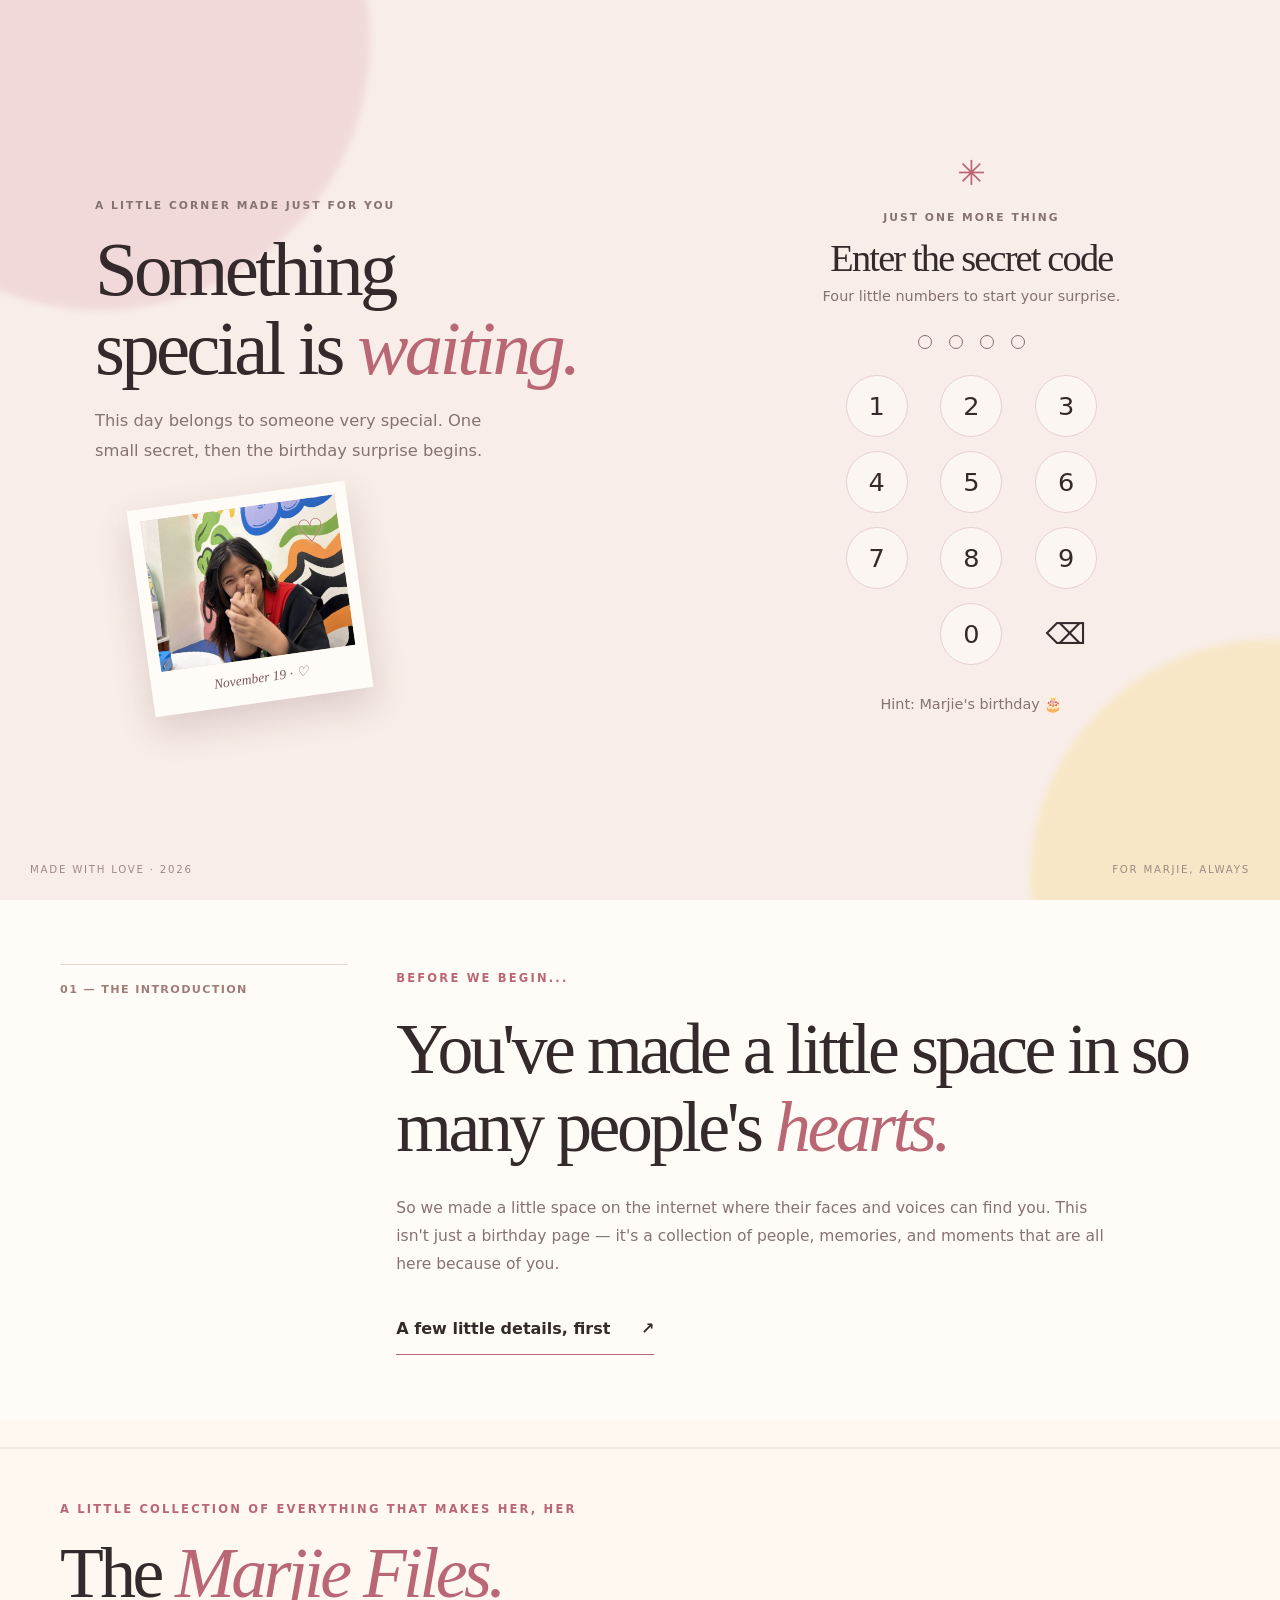
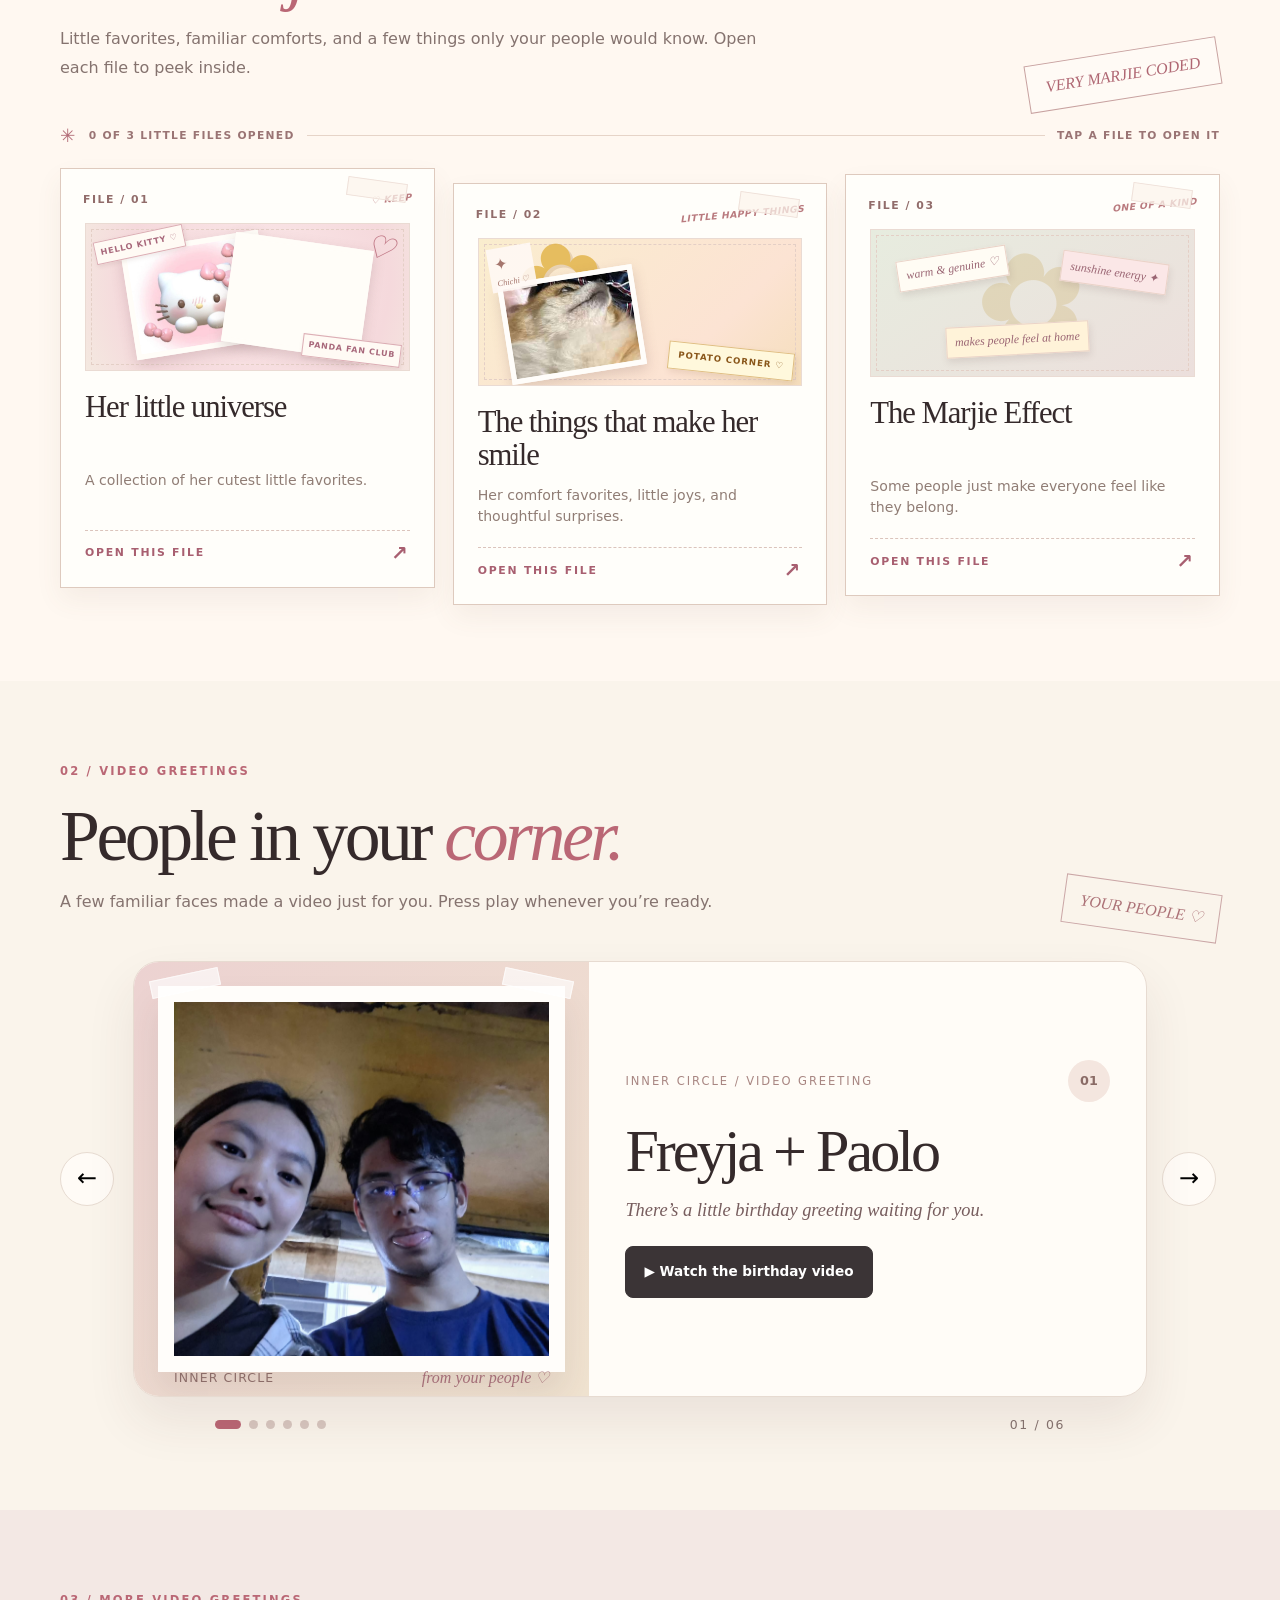
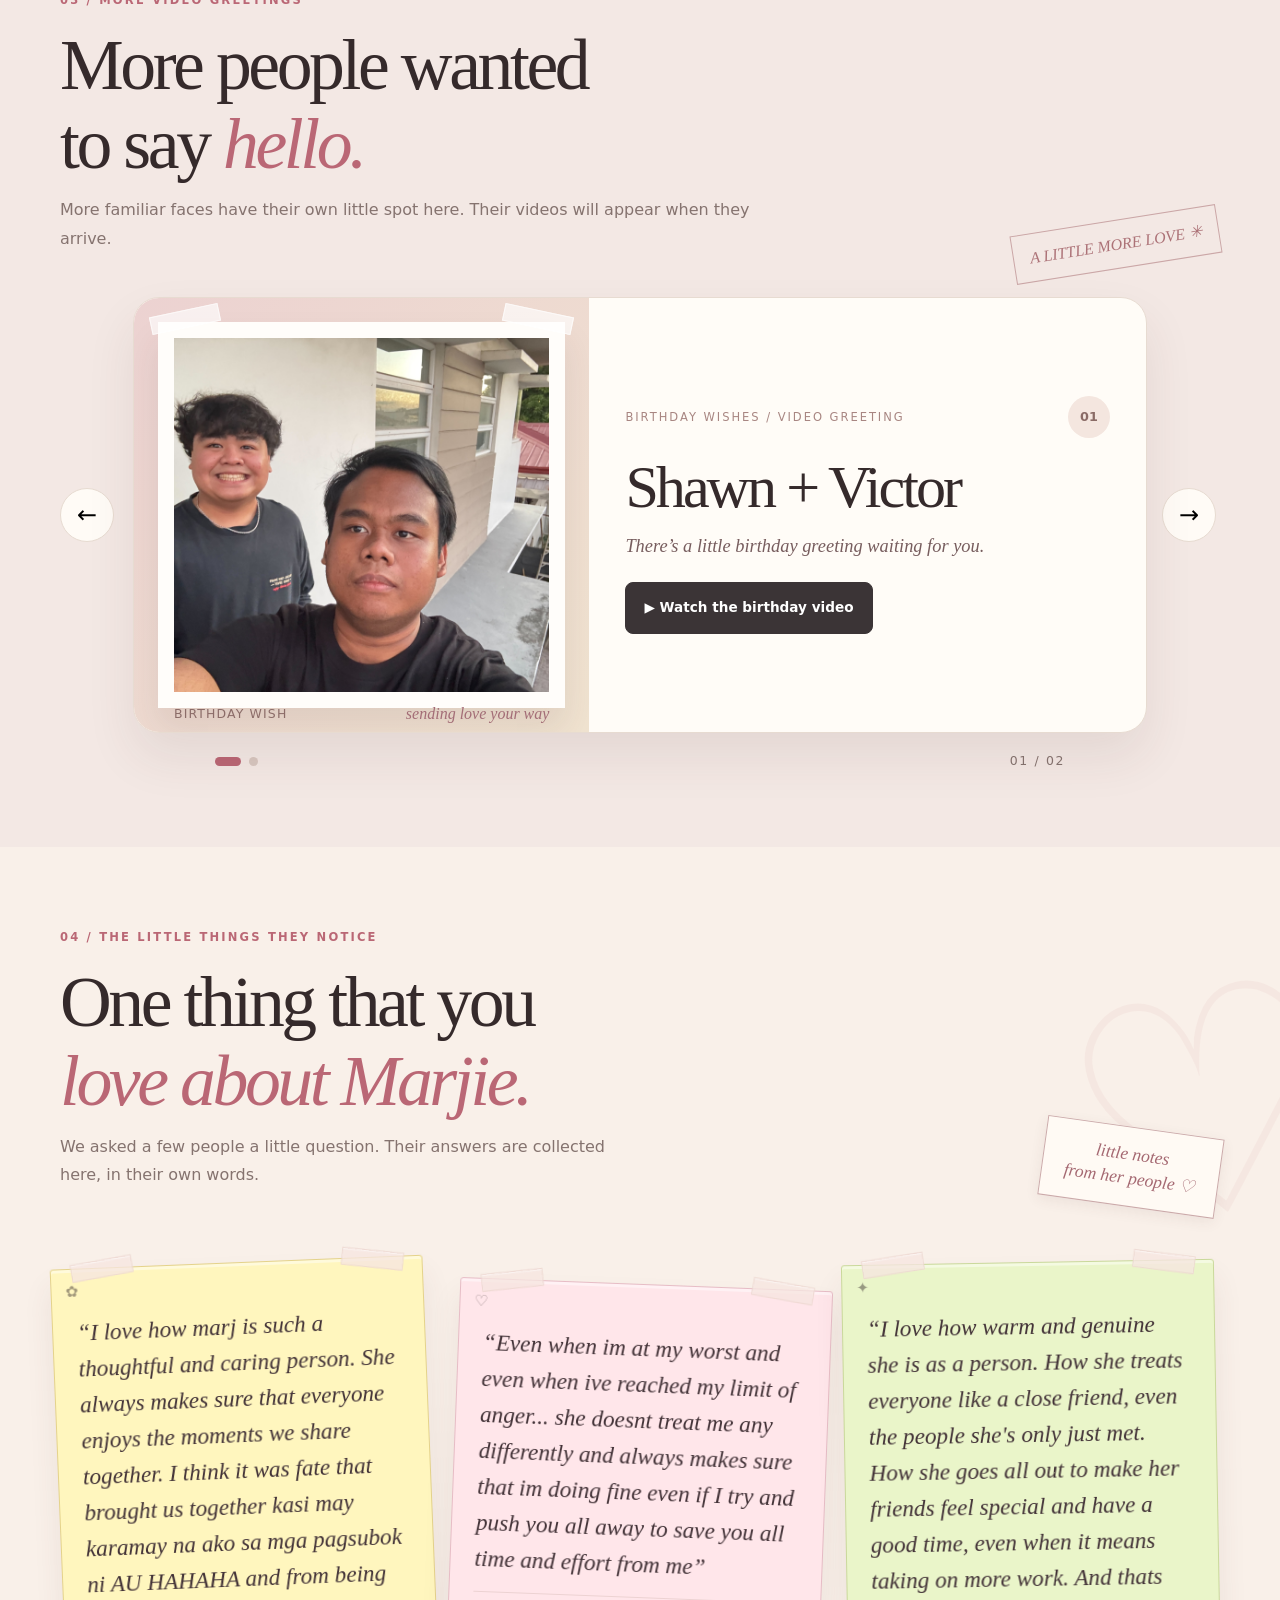
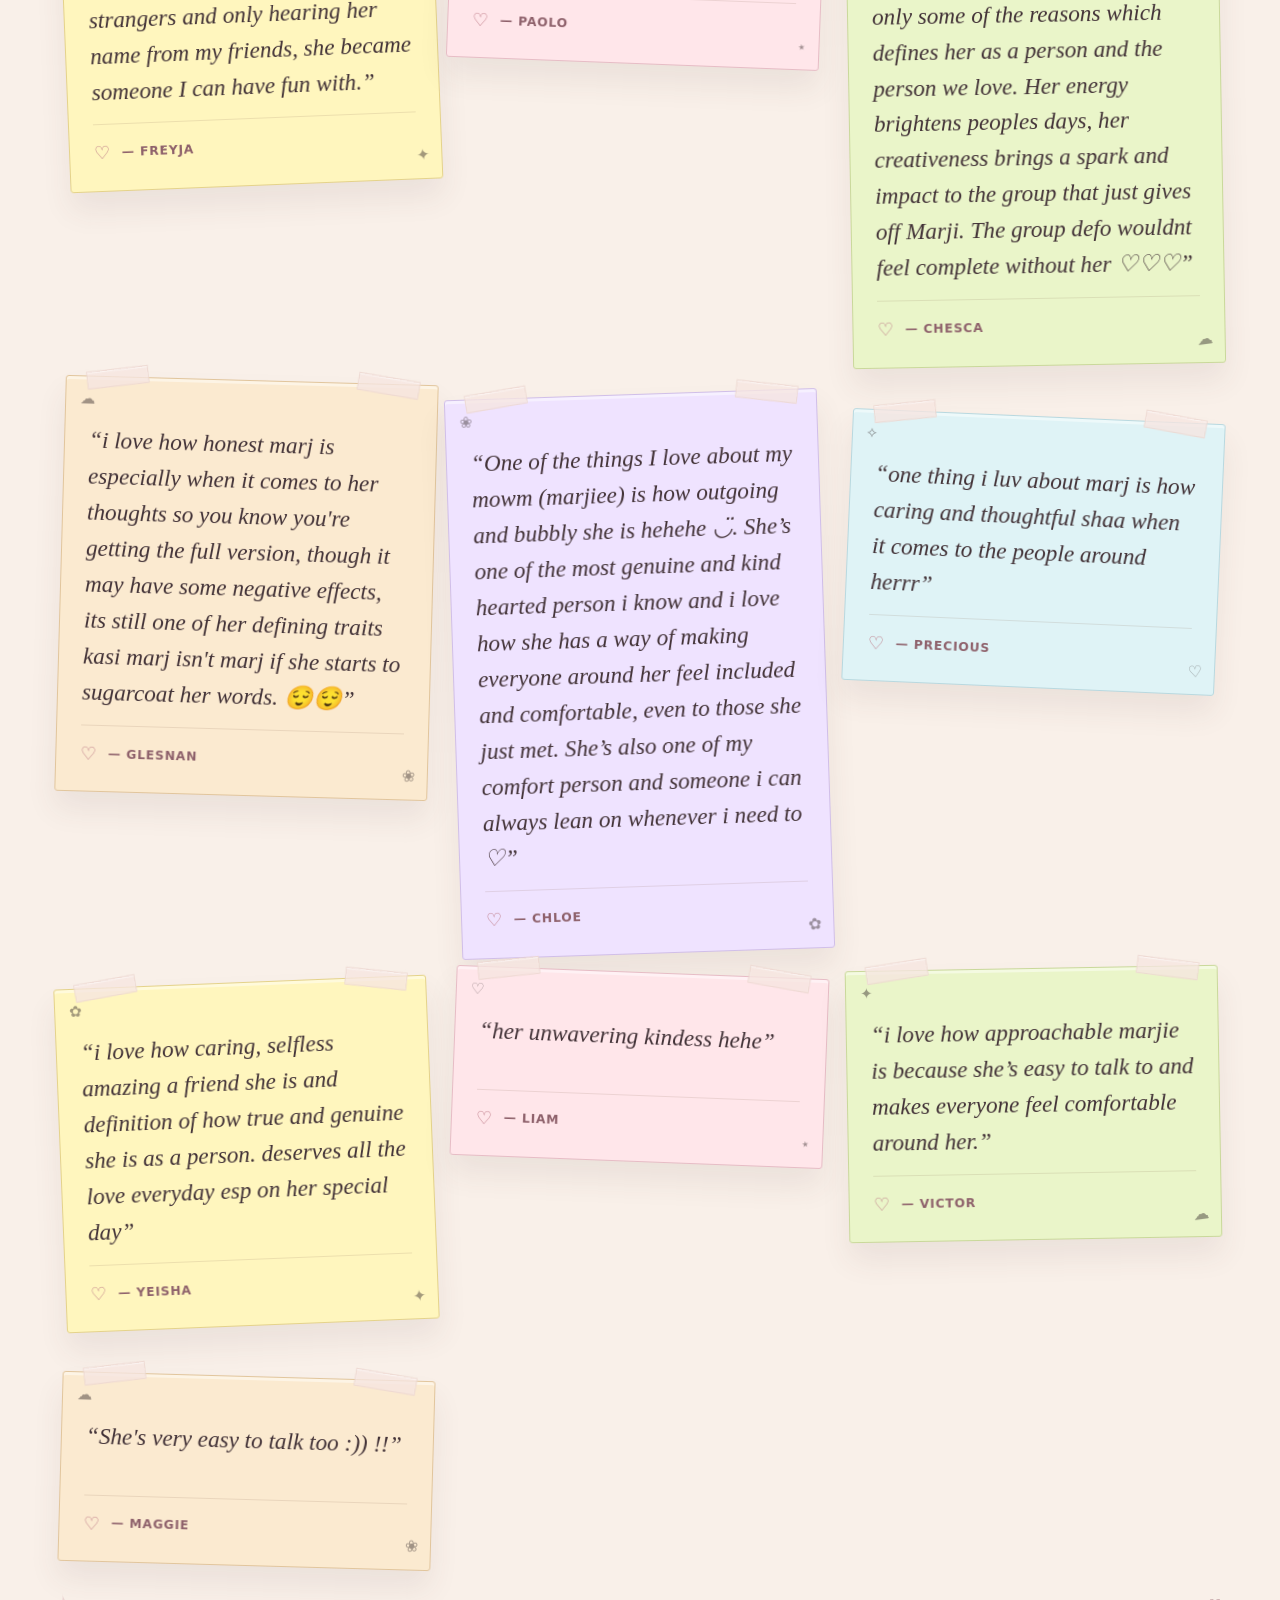
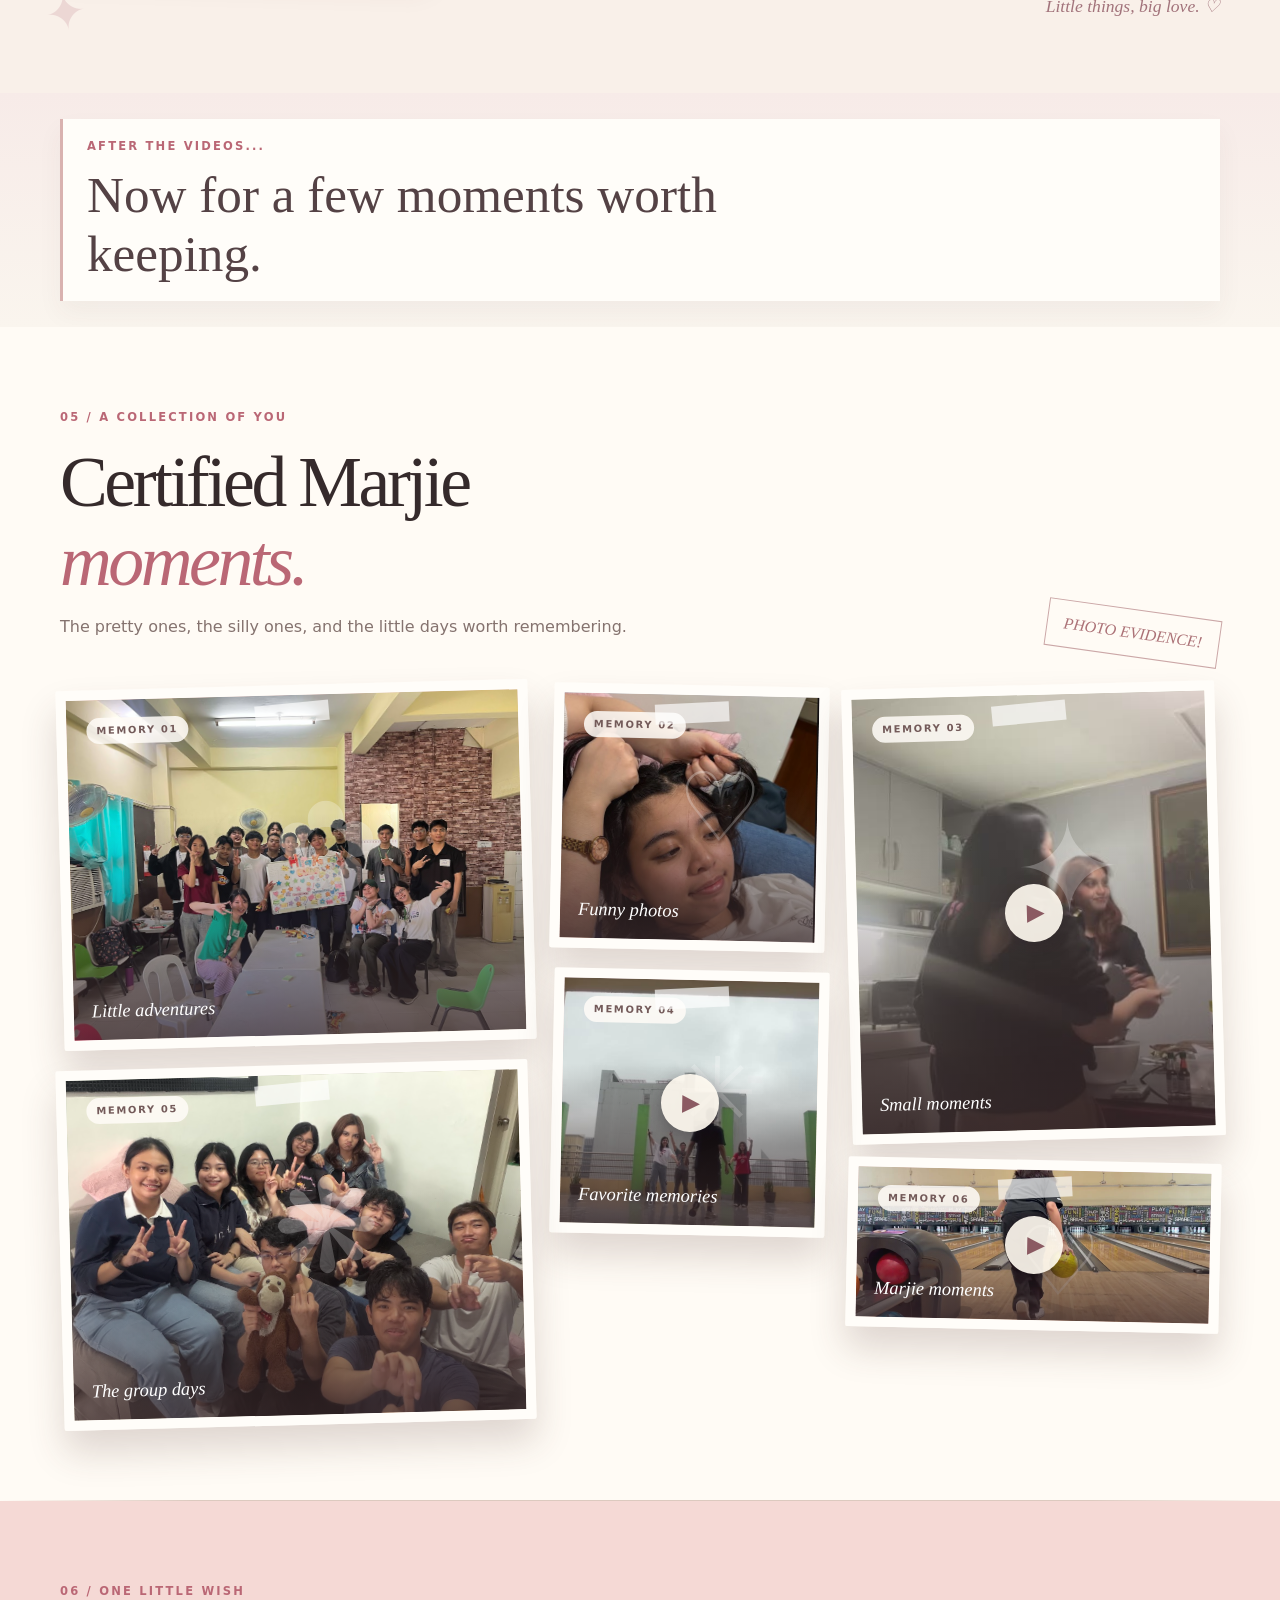
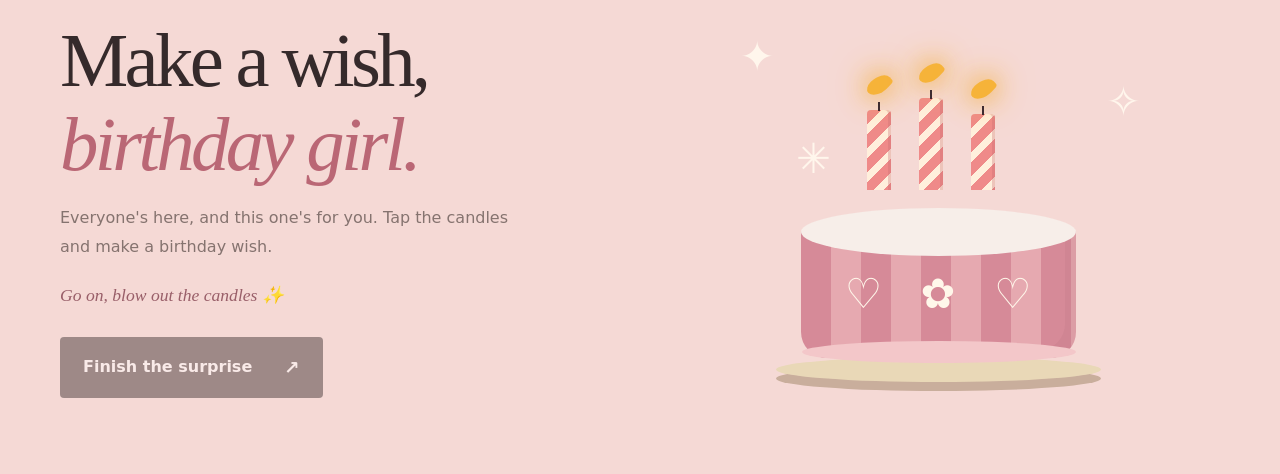
<file: friends/index.html>
<!DOCTYPE html>

<html lang="en">
<head>
<meta charset="utf-8"/>
<meta content="width=device-width,initial-scale=1" name="viewport"/>
<meta content="#f8f1e9" name="theme-color"/>
<meta content="A birthday surprise for Marjie from her friends, full of messages, photos, and memories. ♡" name="description"/>
<meta content="website" property="og:type"/>
<meta content="Happy Birthday, Marjie! ♡ — From Your Friends" property="og:title"/>
<meta content="A little surprise is waiting. ♡" property="og:description"/>
<meta content="https://kaizzeenn.github.io/projectproposal/friends/" property="og:url"/>
<meta content="summary" name="twitter:card"/>
<meta content="Surprise for marjie" name="twitter:title"/>
<meta content="A little surprise is waiting. ♡" name="twitter:description"/>
<meta content="noindex,nofollow" name="robots"/>
<title>Happy Birthday, Marjie! ♡ — From Your Friends</title>
<link href="styles.css?v=friends-final-20261119" rel="stylesheet"/></head>
<body class="is-locked">
<div aria-label="Birthday surprise passcode entry" aria-modal="true" class="lock-screen" id="lockScreen" role="dialog">
<div class="lock-glow lock-glow-one"></div><div class="lock-glow lock-glow-two"></div>
<div class="lock-wrap">
<div class="lock-story">
<div class="tiny-label">A LITTLE CORNER MADE JUST FOR YOU</div>
<h1>Something<br/>special is <em>waiting.</em></h1>
<p>This day belongs to someone very special. One small secret, then the birthday surprise begins.</p>
<div class="lock-polaroid tilt-left">
<div class="lock-polaroid-art"><img alt="Marjie smiling in front of a colorful mural" class="marjie-lock-photo" decoding="async" fetchpriority="high" src="marjie_lock_photo.jpg"/><span aria-hidden="true" class="art-heart">♡</span></div>
<span class="polaroid-caption">November 19 · ♡</span>
</div>
</div>
<div class="lock-form">
<span aria-hidden="true" class="lock-symbol">✳</span>
<div class="tiny-label">JUST ONE MORE THING</div>
<h2>Enter the secret code</h2>
<p>Four little numbers to start your surprise.</p>
<div aria-label="0 of 4 digits entered" aria-live="polite" class="pass-dots" id="passDots"><span></span><span></span><span></span><span></span></div>
<div aria-label="Passcode numbers" class="number-pad" id="numberPad">
<button data-digit="1" type="button">1</button><button data-digit="2" type="button">2</button><button data-digit="3" type="button">3</button>
<button data-digit="4" type="button">4</button><button data-digit="5" type="button">5</button><button data-digit="6" type="button">6</button>
<button data-digit="7" type="button">7</button><button data-digit="8" type="button">8</button><button data-digit="9" type="button">9</button>
<span></span><button data-digit="0" type="button">0</button><button aria-label="Delete number" id="passBackspace" type="button">⌫</button>
</div>
<p class="lock-hint">Hint: Marjie's birthday 🎂</p>
<p aria-live="assertive" class="pass-error" id="passError"></p>
</div>
</div>
<div class="lock-corner lock-corner-left">MADE WITH LOVE · 2026</div>
<div class="lock-corner lock-corner-right">FOR MARJIE, ALWAYS</div>
</div>
<nav aria-label="Website navigation" class="main-nav" id="mainNav">
<a class="site-mark" href="#welcome">m<span>♡</span></a>
<span class="nav-title">THE MARJIE BIRTHDAY EDITION <span class="nav-year">/ 2026</span></span>
<div class="nav-actions"><span class="private-nav-note">NOV 19  ·  MADE FOR MARJIE</span></div>
</nav>
<main id="mainContent">
<section class="hero-section" id="welcome">
<div class="hero-bubble bubble-a"></div><div class="hero-bubble bubble-b"></div>
<div class="site-container hero-grid">
<div class="hero-copy">
<span class="tiny-label rose">A VERY SPECIAL DAY · NOVEMBER 19</span>
<h1>Happy<br/>Birthday,<br/><em>Marjie.</em></h1>
<p>One person, so many reasons to celebrate. We gathered a few people, a lot of little memories, and a whole lot of love — just for you.</p>
<button class="button button-dark" data-go="intro">Open your surprise <span>↗</span></button>
<div class="hero-annotation">a little birthday universe, made just for you ✳</div><div class="hero-explore-note">meet your people · watch a greeting · revisit little moments ↗</div>
</div>
<div aria-label="Birthday Polaroid of Marjie, with a little party hat and hearts" class="hero-collage hero-collage-single">
<div class="hero-stamp">ONE OF A KIND<br/>♡ ♡ ♡</div>
<div class="picture-frame frame-front">
<div class="frame-image image-a">
<img alt="Marjie giving a playful look during a night out" class="marjie-hero-photo" decoding="async" loading="eager" src="marjie_hero_polaroid.jpg"/>
<div aria-hidden="true" class="hero-party-hat"><i class="hero-party-cone"></i><i class="hero-party-brim"></i><i class="hero-party-pom"></i></div>
</div>
<div class="handwriting">our favorite person ♡</div>
</div>
<span aria-hidden="true" class="hero-mini-heart hero-heart-left">♡</span>
<span aria-hidden="true" class="hero-mini-heart hero-heart-right">♡</span>
<span aria-hidden="true" class="hero-mini-heart hero-heart-bottom">♡</span>
<div class="hero-side-note">to the girl<br/>who deserves<br/>the world ↝</div>
</div>
</div>
<div class="scroll-caption">SCROLL TO EXPLORE <span>↓</span></div>
</section>
<section class="story-intro section-padding" id="intro">
<div class="site-container story-grid">
<div class="intro-number reveal">01 — THE INTRODUCTION</div>
<div class="reveal">
<span class="eyebrow">BEFORE WE BEGIN...</span>
<h2>You've made a little space in so many people's <em>hearts.</em></h2>
<p>So we made a little space on the internet where their faces and voices can find you. This isn't just a birthday page — it's a collection of people, memories, and moments that are all here because of you.</p>
<button class="text-link" data-go="marjiefiles">A few little details, first <span>↗</span></button>
</div>
</div>
</section>
<section aria-labelledby="marjieFilesHeading" class="files-section section-padding" id="marjiefiles">
<div class="site-container">
<div class="section-heading mf-heading reveal">
<div><span class="eyebrow">A LITTLE COLLECTION OF EVERYTHING THAT MAKES HER, HER</span><h2 id="marjieFilesHeading">The <em>Marjie Files.</em></h2><p>Little favorites, familiar comforts, and a few things only your people would know. Open each file to peek inside.</p></div>
<span class="section-sticker small-sticker mf-stamp">VERY MARJIE CODED</span>
</div>
<div aria-live="polite" class="mf-progress"><span class="mf-progress-mark">✳</span> <span id="mfProgressLabel">0 of 3 little files opened</span> <span aria-hidden="true" class="mf-progress-rule"></span> <span>tap a file to open it</span></div>
<div class="mf-grid" id="marjieFileGrid">
<article class="mf-card mf-card-universe reveal" data-marjie-file="universe">
<div class="mf-card-top"><span class="mf-number">FILE / 01</span><span class="mf-corner-sticker">♡ KEEP</span></div>
<button aria-controls="mf-universe-details" aria-expanded="false" class="mf-toggle" type="button">
<span aria-hidden="true" class="mf-art mf-art-universe mf-art-photos">
<span class="mf-duo-photo mf-duo-hello"><img alt="" decoding="async" loading="lazy" src="marjie_hello_kitty.png"/></span>
<span class="mf-duo-photo mf-duo-panda"><img alt="" decoding="async" loading="lazy" src="marjie_panda.png"/></span>
<span class="mf-sticker mf-cat-label">HELLO KITTY ♡</span><span class="mf-sticker mf-panda-label">PANDA FAN CLUB</span><span class="mf-art-heart">♡</span>
</span>
<span class="mf-card-title">Her little universe</span>
<span class="mf-card-subtitle">A collection of her cutest little favorites.</span>
<span class="mf-open-label">OPEN THIS FILE <span aria-hidden="true">↗</span></span>
</button>
<div class="mf-inside" hidden="" id="mf-universe-details">
<span class="mf-inner-label">INSIDE FILE NO. 01</span>
<p>There's a soft spot for <strong>Hello Kitty</strong> and <strong>Panda from We Bare Bears</strong> in her little world.</p>
<div class="mf-optional-photo" data-mf-photo="universePhoto" hidden=""><img alt="A real photo of one of Marjie's favorite things" loading="lazy"/></div>
<span class="mf-handnote">the cutest corner of her universe ♡</span>
</div>
</article>
<article class="mf-card mf-card-smiles reveal" data-marjie-file="smiles">
<div class="mf-card-top"><span class="mf-number">FILE / 02</span><span class="mf-corner-sticker">LITTLE HAPPY THINGS</span></div>
<button aria-controls="mf-smiles-details" aria-expanded="false" class="mf-toggle" type="button">
<span aria-hidden="true" class="mf-art mf-art-smiles mf-art-fries">
<span class="mf-art-flower">✿</span><span class="mf-fries-img"><img alt="" decoding="async" loading="lazy" src="marjie_potato_corner.png"/></span><span class="mf-fries-label">POTATO CORNER ♡</span><span class="mf-chichi-photo"><img alt="Chichi, Marjie's fluffy dog" decoding="async" loading="lazy" referrerpolicy="no-referrer" src="chichi.jpg"/></span><span class="mf-paw">✦ <small>Chichi ♡</small></span>
</span>
<span class="mf-card-title">The things that make her smile</span>
<span class="mf-card-subtitle">Her comfort favorites, little joys, and thoughtful surprises.</span>
<span class="mf-open-label">OPEN THIS FILE <span aria-hidden="true">↗</span></span>
</button>
<div class="mf-inside" hidden="" id="mf-smiles-details">
<span class="mf-inner-label">INSIDE FILE NO. 02</span>
<p><strong>Sunflowers</strong>, <strong>Potato Corner fries</strong>, thoughtful little surprises, and of course, <strong>Chichi</strong> — her adorable little dog.</p>
<div class="mf-optional-photo"><img alt="Chichi, Marjie's fluffy dog" decoding="async" loading="lazy" referrerpolicy="no-referrer" src="chichi.jpg"/></div>
<span class="mf-handnote">the little things always count ✿</span>
</div>
</article>
<article class="mf-card mf-card-effect reveal" data-marjie-file="lore">
<div class="mf-card-top"><span class="mf-number">FILE / 03</span><span class="mf-corner-sticker">ONE OF A KIND</span></div>
<button aria-controls="mf-lore-details" aria-expanded="false" class="mf-toggle" type="button">
<span aria-hidden="true" class="mf-art mf-art-effect">
<span class="mf-effect-flower">✿</span><span class="mf-effect-paper mf-effect-note-one">warm &amp; genuine ♡</span><span class="mf-effect-paper mf-effect-note-two">sunshine energy ✦</span><span class="mf-effect-paper mf-effect-note-three">makes people feel at home</span>
</span>
<span class="mf-card-title">The Marjie Effect</span>
<span class="mf-card-subtitle">Some people just make everyone feel like they belong.</span>
<span class="mf-open-label">OPEN THIS FILE <span aria-hidden="true">↗</span></span>
</button>
<div class="mf-inside" hidden="" id="mf-lore-details">
<span class="mf-inner-label">INSIDE FILE NO. 03</span>
<p id="mfLoreStory">Her friends notice how caring and genuine she is, how she makes even new people feel comfortable and included, and how her bubbly energy and creativity brighten the group. That's the Marjie Effect. ♡</p>
<div class="mf-optional-photo" data-mf-photo="lorePhoto" hidden=""><img alt="A real photo from one of Marjie's funny memories" loading="lazy"/></div>
<span class="mf-handnote" id="mfLoreBy">some people just feel like sunshine ♡</span>
</div>
</article>
</div>
<div aria-live="polite" class="mf-bonus" hidden="" id="mfBonus">
<span aria-hidden="true" class="mf-bonus-seal">♡</span>
<div class="mf-bonus-text"><span class="mf-inner-label">BONUS FILE / UNLOCKED</span><h3>One thing everyone agrees about Marjie</h3><p id="mfBonusText">Your people wanted to make this day a little more special for you. The photos and videos on this page are already proof that you matter to them.</p><span class="mf-handnote" id="mfBonusBy">from the people who made this surprise with love</span></div>
</div>
</div>
</section>
<section class="section-padding featured-section" id="inner">
<div class="site-container">
<div class="section-heading reveal"><div><span class="eyebrow">02 / VIDEO GREETINGS</span><h2>People in your <em>corner.</em></h2><p>A few familiar faces made a video just for you. Press play whenever you’re ready.</p></div><span class="section-sticker">YOUR PEOPLE ♡</span></div>
<div aria-label="Inner Circle video greetings" class="person-carousel reveal" id="innerCarousel">
<button aria-label="Previous Inner Circle person" class="circle-arrow" id="innerPrev" type="button">←</button>
<div class="person-card" id="innerCard"></div>
<button aria-label="Next Inner Circle person" class="circle-arrow" id="innerNext" type="button">→</button>
</div>
<div class="carousel-foot"><div class="carousel-dots" id="innerDots"></div><span class="carousel-count" id="innerCount"></span></div>
</div>
</section>
<section class="section-padding wishes-section" id="wishes">
<div class="site-container">
<div class="section-heading reveal"><div><span class="eyebrow">03 / MORE VIDEO GREETINGS</span><h2>More people wanted<br/>to say <em>hello.</em></h2><p>More familiar faces have their own little spot here. Their videos will appear when they arrive.</p></div><span class="section-sticker small-sticker">A LITTLE MORE LOVE ✳</span></div>
<div class="person-carousel reveal" id="wishesCarousel">
<button aria-label="Previous birthday greeting" class="circle-arrow" id="wishesPrev" type="button">←</button>
<div class="person-card" id="wishesCard"></div>
<button aria-label="Next birthday greeting" class="circle-arrow" id="wishesNext" type="button">→</button>
</div>
<div class="carousel-foot"><div class="carousel-dots" id="wishesDots"></div><span class="carousel-count" id="wishesCount"></span></div>
</div>
</section>
<section aria-labelledby="appreciationTitle" class="appreciation-section section-padding" id="appreciation">
<div class="site-container">
<div class="section-heading reveal appreciation-heading">
<div>
<span class="eyebrow">04 / THE LITTLE THINGS THEY NOTICE</span>
<h2 id="appreciationTitle">One thing that you<br/><em>love about Marjie.</em></h2>
<p>We asked a few people a little question. Their answers are collected here, in their own words.</p>
</div>
<div aria-hidden="true" class="appreciation-stamp">little notes<br/>from her people ♡</div>
</div>
<div aria-live="polite" class="appreciation-wall" id="appreciationWall"></div>
<div class="appreciation-foot">Little things, big love. ♡</div>
</div>
</section>
<section class="story-bridge">
<div class="site-container bridge-inner reveal">
<span class="eyebrow">AFTER THE VIDEOS...</span>
<h3>Now for a few moments worth keeping.</h3>
</div>
</section>
<section class="section-padding moments-section" id="moments">
<div class="site-container">
<div class="section-heading reveal"><div><span class="eyebrow">05 / A COLLECTION OF YOU</span><h2>Certified Marjie<br/><em>moments.</em></h2><p>The pretty ones, the silly ones, and the little days worth remembering.</p></div><span class="section-sticker">PHOTO EVIDENCE!</span></div>
<div class="memory-grid" id="memoryGrid"></div>
</div>
</section>
<section class="cake-section section-padding" id="cake">
<div class="site-container cake-layout">
<div class="reveal"><span class="eyebrow">06 / ONE LITTLE WISH</span><h2>Make a wish,<br/><em>birthday girl.</em></h2><p>Everyone's here, and this one's for you. Tap the candles and make a birthday wish.</p><span class="cake-feedback" id="cakeFeedback">Go on, blow out the candles ✨</span><button class="button button-dark finish-button" disabled="" id="finishStory">Finish the surprise <span>↗</span></button></div>
<div aria-label="Interactive birthday cake with candles" class="cake-stage reveal" id="cakeStage">
<div class="stage-star star-1">✦</div><div class="stage-star star-2">✧</div><div class="stage-star star-3">✳</div>
<div class="cake-art">
<div class="candles"><button aria-label="Blow out candle one" class="candle"><span class="flame"></span><span class="wick"></span></button><button aria-label="Blow out candle two" class="candle"><span class="flame"></span><span class="wick"></span></button><button aria-label="Blow out candle three" class="candle"><span class="flame"></span><span class="wick"></span></button></div>
<div class="cake-top"></div><div class="cake-main"><span class="cake-decor">♡</span><span class="cake-decor">✿</span><span class="cake-decor">♡</span></div><div class="cake-bottom"></div><div class="cake-plate"></div>
</div>
</div>
</div>
</section>
<section class="fake-end section-padding" hidden="" id="fakeEnd">
<div class="site-container fake-end-inner"><span class="eyebrow">A SPECIAL DAY, FOREVER</span><div class="end-confetti">✴ ♡ ✳</div><h2>Happy birthday,<br/><em>Marjie.</em></h2><p>From all your friends, with so much love. Happy birthday, Marjie! ♡</p><button class="button button-dark" id="endButton" type="button">Back to the beginning ♡</button></div>
</section>
</main>
<div aria-label="Birthday message preview" aria-modal="true" class="modal" hidden="" id="mediaModal" role="dialog"><div class="modal-backdrop" data-close-modal=""></div><div class="modal-dialog"><button aria-label="Close preview" class="modal-close" data-close-modal="" type="button">×</button><div class="modal-eyebrow" id="modalEyebrow">A SPECIAL MESSAGE</div><h3 id="modalTitle"></h3><div id="modalBody"></div><p id="modalCaption"></p></div></div>
<div aria-live="polite" class="toast" id="toast" role="status"></div>
<div aria-hidden="true" class="confetti" id="confetti"></div>
<script src="content.js?v=friends-final-20261119"></script><script src="app.js?v=friends-final-20261119"></script>



<script src="appreciation.js?v=friends-final-20261119"></script>
</body>
</html>
</file>
<file: styles.css>
:root{--cream:#f8f1e9;--paper:#fffcf7;--ink:#352a2b;--muted:#85736f;--rose:#ba6775;--blush:#f3d9db;--sun:#f5bf3e;--line:#e7dbd1;--green:#5d755d;--shadow:0 25px 70px rgba(73,45,46,.12)}
*{box-sizing:border-box}html{scroll-behavior:smooth}body{margin:0;color:var(--ink);background:var(--cream);font-family:ui-sans-serif,system-ui,-apple-system,"Segoe UI",Arial,sans-serif;font-size:16px;line-height:1.6;overflow-x:hidden}body.is-locked{overflow:hidden}button{font:inherit;cursor:pointer}button:focus-visible,a:focus-visible{outline:3px solid var(--rose);outline-offset:4px}button:disabled{cursor:not-allowed;opacity:.45}button,a{-webkit-tap-highlight-color:transparent}h1,h2,h3,p{margin-top:0}h1,h2,h3{line-height:1.1}h1,h2,.serif{font-family:Georgia,"Times New Roman",serif;font-weight:400;letter-spacing:-.048em}em{font-family:Georgia,serif;font-weight:400;color:var(--rose)}p{color:var(--muted);line-height:1.8}.site-container{width:min(1160px,calc(100% - 72px));margin:0 auto}.section-padding{padding:110px 0;position:relative}.eyebrow,.tiny-label{font-size:.72rem;letter-spacing:.19em;text-transform:uppercase;font-weight:750;color:var(--rose)}.tiny-label{font-size:.67rem;color:var(--muted)}.tiny-label.rose{color:var(--rose)}.button{display:inline-flex;align-items:center;justify-content:space-between;gap:32px;border:1px solid transparent;border-radius:4px;padding:15px 22px;font-weight:650;transition:transform .24s,box-shadow .24s,background .24s;min-height:52px}.button:hover{transform:translateY(-3px);box-shadow:0 13px 28px rgba(60,36,39,.13)}.button span{font-size:1.15rem}.button-dark{background:var(--ink);color:#fff}.button-light{background:var(--paper);color:var(--ink)}.text-link{padding:12px 0;background:none;border:none;border-bottom:1px solid var(--rose);color:var(--ink);font-weight:700}.text-link span{margin-left:25px}.reveal{opacity:0;transform:translateY(27px);transition:opacity .7s ease,transform .7s cubic-bezier(.2,.7,.2,1)}.reveal.visible{opacity:1;transform:none}[hidden]{display:none!important}
/* fullscreen birthday lock portal — deliberately not a phone */
.lock-screen{position:fixed;inset:0;z-index:120;background:#f8ede8;display:grid;place-items:center;isolation:isolate;overflow:auto;padding:58px 0}.lock-screen.leaving{animation:unlockOut .85s ease forwards;pointer-events:none}.lock-glow{position:absolute;border-radius:100%;filter:blur(3px);z-index:-1;opacity:.75}.lock-glow-one{width:540px;height:540px;background:#efd3d5;top:-230px;left:-170px}.lock-glow-two{width:480px;height:480px;background:#f7e2a5;right:-230px;bottom:-220px;opacity:.5}.lock-wrap{display:grid;grid-template-columns:1fr .78fr;gap:min(9vw,130px);align-items:center;width:min(1090px,calc(100% - 80px))}.lock-story h1{font-size:clamp(3.6rem,6vw,6.7rem);margin:16px 0 18px;line-height:1.03}.lock-story p{max-width:425px;font-size:1.02rem}.lock-polaroid{position:relative;width:220px;margin:30px 0 0 45px;padding:12px 12px 13px;background:var(--paper);box-shadow:0 15px 35px #6a3e4231;transform:rotate(-8deg);transition:transform .5s}.lock-polaroid:hover{transform:rotate(-3deg) translateY(-4px)}.lock-polaroid-art{height:152px;background:linear-gradient(145deg,#f2d1d5,#f4e4b5);position:relative;display:grid;place-items:center;overflow:hidden}.polaroid-flower{font-family:Georgia,serif;font-size:7rem;color:#fff4de;text-shadow:0 10px 24px #af75744d}.art-heart{position:absolute;top:8px;right:14px;font-size:2rem;color:#bd7776}.photo-placeholder{font-size:.65rem;position:absolute;bottom:7px;color:#704e51;background:#fff8f1bd;padding:3px 8px}.polaroid-caption{display:block;font-family:Georgia,serif;font-size:.85rem;text-align:center;margin-top:9px;color:#785858;font-style:italic}.lock-form{text-align:center;max-width:380px;width:100%;justify-self:center}.lock-symbol{font-size:2.15rem;color:var(--rose);display:block;margin-bottom:8px}.lock-form h2{font-size:clamp(2rem,3vw,3rem);margin:11px 0 5px}.lock-form p{font-size:.9rem}.pass-dots{display:flex;gap:17px;justify-content:center;margin:25px 0 26px}.pass-dots span{width:14px;height:14px;border:1.8px solid #896b70;border-radius:50%;transition:background .2s,transform .2s}.pass-dots span.filled{background:var(--rose);transform:scale(1.15)}.pass-dots.shake{animation:shake .42s ease}.number-pad{width:270px;max-width:100%;display:grid;grid-template-columns:repeat(3,1fr);gap:14px;margin:0 auto}.number-pad button{height:62px;width:62px;border-radius:50%;border:1px solid #e7d0d0;background:#fffaf7a8;color:var(--ink);font-size:1.6rem;justify-self:center;transition:transform .15s,background .15s}.number-pad button:hover{background:#f4ced4}.number-pad button:active{transform:scale(.89)}#passBackspace{background:none;border:0;font-size:1.8rem}.lock-hint{margin:27px 0 4px;color:var(--muted)}.pass-error{min-height:20px;color:#9e394d!important;font-size:.78rem!important}.lock-corner{position:absolute;bottom:23px;font-size:.64rem;letter-spacing:.17em;color:#a08984}.lock-corner-left{left:30px}.lock-corner-right{right:30px}@keyframes shake{0%,100%{transform:translateX(0)}25%{transform:translateX(-9px)}50%{transform:translateX(8px)}75%{transform:translateX(-5px)}}@keyframes unlockOut{to{opacity:0;filter:blur(14px);transform:scale(1.04)}}
/* Nav */
.main-nav{height:73px;position:sticky;top:0;z-index:40;background:rgba(255,252,247,.92);border-bottom:1px solid #e8dbd1;display:flex;align-items:center;padding:0 max(34px,calc((100vw - 1160px)/2));gap:18px;backdrop-filter:blur(16px)}.site-mark{font:italic 2rem Georgia,serif;text-decoration:none;color:var(--ink)}.site-mark span{color:var(--rose);font-style:normal;font-size:1.15rem}.nav-title{font-size:.67rem;letter-spacing:.18em;font-weight:750}.nav-year{color:var(--rose)}.nav-actions{margin-left:auto}.nav-pill{border:1px solid var(--line);background:var(--paper);padding:9px 15px;border-radius:3px;font-size:.8rem;font-weight:650}.nav-pill span{margin-left:9px}.chapter-panel{position:absolute;right:max(34px,calc((100vw - 1160px)/2));top:65px;display:grid;width:230px;background:var(--paper);border:1px solid var(--line);padding:9px;box-shadow:var(--shadow);border-radius:6px}.chapter-panel button{border:0;background:transparent;text-align:left;padding:10px 12px;font-size:.83rem;color:var(--ink);border-radius:3px}.chapter-panel button:hover{background:#f5e8e3}
/* Hero */
.hero-section{min-height:calc(100vh - 73px);background:#f2e5df;position:relative;isolation:isolate;display:flex;align-items:center;padding:85px 0 70px;overflow:hidden}.hero-bubble{position:absolute;border-radius:50%;z-index:-1;opacity:.45}.bubble-a{background:#e8c1c8;width:500px;height:500px;right:-150px;top:-210px}.bubble-b{background:#f6e8aa;width:340px;height:340px;left:-160px;bottom:-170px}.hero-grid{display:grid;grid-template-columns:1fr 1fr;gap:40px;align-items:center}.hero-copy h1{font-size:clamp(4.5rem,8.1vw,8.7rem);line-height:.93;margin:22px 0 28px}.hero-copy p{max-width:480px;font-size:1.03rem}.hero-copy .button{margin-top:16px}.hero-annotation{font:italic .91rem Georgia,serif;margin-top:26px;color:#9b7778}.hero-collage{height:560px;position:relative}.picture-frame{position:absolute;background:var(--paper);padding:14px 14px 12px;box-shadow:0 25px 48px #5c39373b}.frame-front{width:320px;top:28px;left:12%;transform:rotate(8deg);z-index:2;animation:floatA 5s ease-in-out infinite}.frame-back{width:240px;top:180px;left:0;transform:rotate(-14deg);z-index:1;animation:floatB 6s ease-in-out infinite}.frame-image{position:relative;display:flex;align-items:center;justify-content:center;height:340px;background:linear-gradient(145deg,#cd919d,#efd7b2);overflow:hidden}.frame-image span{position:absolute;z-index:2;color:#fff6ec;background:#6d3d476b;padding:5px 13px;font-size:.78rem}.frame-image strong{font:15rem Georgia,serif;color:#f3d9d9;opacity:.6}.image-b{height:245px;background:linear-gradient(145deg,#eec79a,#df9da9)}.handwriting{text-align:center;font:italic 1.08rem Georgia,serif;padding-top:10px;color:#7e575d}.hero-stamp{position:absolute;right:0;top:90px;transform:rotate(15deg);color:#bd6674;font-size:.75rem;line-height:1.5;letter-spacing:.15em;text-align:center;border:2px dashed #bd6674;border-radius:50%;padding:22px 20px}.hero-side-note{position:absolute;right:5px;bottom:48px;font:italic 1.25rem Georgia,serif;color:#ad6e75;transform:rotate(-8deg)}.scroll-caption{position:absolute;bottom:20px;left:50%;transform:translateX(-50%);letter-spacing:.17em;font-size:.65rem;font-weight:800;color:#a17b7b}.scroll-caption span{margin-left:10px}@keyframes floatA{50%{transform:rotate(6deg) translateY(-13px)}}@keyframes floatB{50%{transform:rotate(-11deg) translateY(10px)}}
/* Intro */
.story-intro{background:var(--paper)}.story-grid{display:grid;grid-template-columns:.35fr 1fr;gap:70px}.intro-number{border-top:1px solid var(--line);padding-top:16px;font-size:.7rem;letter-spacing:.12em;font-weight:750;color:#a17d78}.story-grid h2{font-size:clamp(3rem,6vw,6.5rem);max-width:860px;margin:20px 0 28px}.story-grid p{max-width:690px;font-size:1.04rem;margin-bottom:25px}
/* common sections */
.section-heading{display:flex;align-items:flex-end;justify-content:space-between;gap:20px;margin-bottom:40px}.section-heading h2{font-size:clamp(3rem,5.6vw,5.7rem);margin:14px 0 12px}.section-heading p{max-width:590px}.section-sticker{flex-shrink:0;font:italic 1rem Georgia,serif;color:#ac7277;padding:14px 16px;border:1px solid #cba7a7;transform:rotate(8deg)}.small-sticker{transform:rotate(-9deg)}.featured-section{background:#faf4eb}.wishes-section{background:#f3e8e4}
/* carousels */
.person-carousel{display:grid;grid-template-columns:58px minmax(0,1fr) 58px;gap:15px;align-items:center}.circle-arrow{background:#fffbf6;border:1px solid var(--line);width:54px;height:54px;border-radius:50%;font-size:1.5rem;transition:background .2s,transform .2s}.circle-arrow:hover{background:#f6dade;transform:scale(1.07)}.person-card{display:grid;grid-template-columns:.83fr 1.17fr;min-height:430px;background:var(--paper);border:1px solid var(--line);box-shadow:var(--shadow);animation:cardReveal .48s cubic-bezier(.2,.7,.2,1) both;overflow:hidden}.person-portrait{position:relative;min-height:430px;background:linear-gradient(135deg,#dd9ca7,#debfb0);display:flex;align-items:center;justify-content:center;overflow:hidden}.person-portrait.tone-1{background:linear-gradient(145deg,#aabf9b,#d9c5c3)}.person-portrait.tone-2{background:linear-gradient(145deg,#c6b0d7,#edb6a4)}.person-portrait.tone-3{background:linear-gradient(145deg,#e4b9a2,#c7c7df)}.person-portrait img{width:100%;height:100%;object-fit:cover;position:absolute;inset:0;z-index:1}.person-monogram{font:11rem Georgia,serif;color:#ffefedb5;line-height:1}.portrait-label{position:absolute;bottom:20px;left:20px;right:20px;font-size:.72rem;color:white;background:#68474d65;padding:9px 12px;text-align:center;z-index:2}.person-details{padding:48px min(5vw,64px);display:flex;flex-direction:column;justify-content:center}.person-details h3{font:normal clamp(2.9rem,5vw,5rem)/1 Georgia,serif;letter-spacing:-.05em;margin:14px 0}.person-quote{font:italic 1.1rem/1.7 Georgia,serif;color:#665452;max-width:480px;margin-bottom:23px}.person-details .meta{font-size:.72rem;text-transform:uppercase;letter-spacing:.17em;color:#a88682}.card-actions{display:flex;gap:10px;flex-wrap:wrap}.mini-button{border:1px solid #e5d6d1;background:#f8eee8;padding:12px 16px;border-radius:3px;font-weight:700;font-size:.85rem;transition:background .2s,transform .2s}.mini-button:hover{background:#f1d6d7;transform:translateY(-2px)}.mini-button.outline{background:transparent}.mini-button.outline:hover{background:#f8eee8}.person-count{text-align:right}.carousel-foot{display:flex;align-items:center;justify-content:space-between;max-width:870px;margin:18px auto 0;padding:0 10px}.carousel-dots{display:flex;align-items:center;gap:8px}.carousel-dots button{border:0;background:#d7c6bf;width:9px;height:9px;border-radius:999px;padding:0;transition:width .2s,background .2s}.carousel-dots button.active{background:var(--rose);width:26px}.carousel-count{font-size:.78rem;letter-spacing:.13em;color:var(--muted)}@keyframes cardReveal{from{opacity:.4;transform:translateY(9px) scale(.987)}to{opacity:1;transform:none}}
/* notes */
.notes-section{background:#e9ede1}.notes-wall{display:grid;grid-template-columns:repeat(3,1fr);gap:35px 26px;padding:26px 10px 10px}.note{--turn:-2deg;background:#fff1a4;min-height:200px;position:relative;padding:38px 27px 22px;box-shadow:0 15px 25px #4550411c;transform:rotate(var(--turn));transition:transform .3s,box-shadow .3s;opacity:0}.note.shown{animation:notePop .6s cubic-bezier(.17,.8,.2,1.2) forwards}.note:nth-child(4n/**/+2){--turn:2deg;background:#fbd4da}.note:nth-child(4n/**/+3){--turn:-1deg;background:#d2e8ca}.note:nth-child(4n/**/+4){--turn:2.4deg;background:#d3e8ec}.note:before{content:"";position:absolute;top:-11px;left:50%;width:76px;height:23px;background:#ffffffa6;transform:translateX(-50%) rotate(-3deg);border:1px solid #fff9}.note:hover{transform:translateY(-8px) rotate(0);box-shadow:0 20px 40px #45504136}.note p{font:italic 1.24rem/1.6 Georgia,serif;color:#4d4841;margin-bottom:17px}.note strong{font-size:.85rem}.small-disclaimer{font-size:.77rem;margin:30px 0 0;text-align:center;color:#738072}@keyframes notePop{from{opacity:0;transform:rotate(var(--turn)) translateY(-16px) scale(.88)}to{opacity:1;transform:rotate(var(--turn)) translateY(0) scale(1)}}
/* memories */
.moments-section{background:#fff9f1}.memory-grid{display:grid;grid-template-columns:repeat(12,1fr);grid-auto-rows:75px;gap:16px}.memory-card{position:relative;border:0;padding:0;overflow:hidden;text-align:left;border-radius:2px;box-shadow:0 16px 25px #50302d20;transition:transform .3s,box-shadow .3s;background:linear-gradient(145deg,#dfacaa,#ebd6c5);color:white}.memory-card:nth-child(2){background:linear-gradient(145deg,#a0aeb9,#e3b3b5)}.memory-card:nth-child(3){background:linear-gradient(145deg,#c7b9a7,#b1b9aa)}.memory-card:nth-child(4){background:linear-gradient(145deg,#d8bcca,#ebd4af)}.memory-card:nth-child(5){background:linear-gradient(145deg,#b0bfa6,#d9baab)}.memory-card:nth-child(6){background:linear-gradient(145deg,#d8b49b,#c7a9cd)}.memory-card:nth-child(1){grid-column:span 5;grid-row:span 4}.memory-card:nth-child(2){grid-column:span 3;grid-row:span 3}.memory-card:nth-child(3){grid-column:span 4;grid-row:span 5}.memory-card:nth-child(4){grid-column:span 3;grid-row:span 3}.memory-card:nth-child(5){grid-column:span 5;grid-row:span 4}.memory-card:nth-child(6){grid-column:span 4;grid-row:span 2}.memory-card:after{content:"";position:absolute;inset:0;background:linear-gradient(0deg,#39292bc0,transparent 65%);pointer-events:none}.memory-card:hover{transform:translateY(-6px) rotate(.5deg);box-shadow:0 25px 35px #50302d36;z-index:2}.memory-card img{width:100%;height:100%;object-fit:cover;position:absolute;inset:0;transition:transform .5s}.memory-card:hover img{transform:scale(1.05)}.memory-graphic{display:block;position:absolute;left:45%;top:23%;font:8rem Georgia,serif;opacity:.28}.memory-card:nth-child(2n) .memory-graphic{font-size:6rem}.memory-caption{position:absolute;bottom:23px;left:22px;right:15px;z-index:2;font:italic clamp(1.05rem,2vw,1.65rem) Georgia,serif}.memory-card .memory-label{position:absolute;top:18px;left:20px;z-index:2;font-size:.62rem;letter-spacing:.17em;font-weight:700;color:#fff9}


/* group statement */
.group-section{background:#314038;color:#fff;min-height:650px}.group-layout{text-align:center;max-width:920px}.group-layout .eyebrow{color:#e1c28a}.big-quote{font:7rem Georgia,serif;color:#e8be83;display:block;height:82px}.group-layout h2{font-size:clamp(3.5rem,6.5vw,7rem);margin:10px 0 25px}.group-layout h2 em{color:#edca8b}.group-layout p{color:#d5dfd5;max-width:630px;margin:0 auto 28px}.signatures{display:flex;justify-content:center;gap:10px;flex-wrap:wrap;max-width:820px;margin:30px auto 35px}.signatures span{font:italic 1.06rem Georgia,serif;border:1px solid #ffffff37;padding:8px 15px;border-radius:40px;color:#f4e4d7}.group-closing{font:italic 1.85rem Georgia,serif;color:#fff7e8}.group-closing span{font-size:1.05rem;color:#e7cdbe}
/* cake */
.cake-section{background:#f5d9d5;overflow:hidden}.cake-layout{display:grid;grid-template-columns:1fr 1fr;gap:30px;align-items:center}.cake-layout h2{font-size:clamp(3.5rem,6vw,6rem);margin:16px 0}.cake-layout p{max-width:450px}.cake-feedback{font:italic 1.1rem Georgia,serif;color:#995f69;display:block;margin:23px 0}.finish-button{margin-top:8px}.cake-stage{min-height:410px;display:grid;place-items:end center;position:relative}.stage-star{position:absolute;color:#fff6ec;font-size:2.6rem;animation:starPop 4s ease-in-out infinite}.star-1{left:15%;top:10%}.star-2{right:14%;top:21%;animation-delay:.8s}.star-3{left:25%;top:35%;animation-delay:1.6s}@keyframes starPop{50%{transform:rotate(25deg) scale(1.3);opacity:.5}}.cake-art{width:330px;height:300px;position:relative}.candles{position:absolute;top:5px;left:94px;display:flex;gap:28px;z-index:7;align-items:flex-end}.candle{position:relative;width:24px;height:80px;border:0;border-radius:4px 4px 0 0;background:repeating-linear-gradient(135deg,#ef8a89 0 10px,#ffefdc 10px 17px);padding:0;box-shadow:inset -3px 0 #c76b7252}.candle:nth-child(2){height:92px}.candle:nth-child(3){height:76px}.wick{position:absolute;top:-8px;left:11px;background:#3e2c30;width:2px;height:9px}.flame{position:absolute;top:-38px;left:4px;width:16px;height:26px;background:#f6b339;border-radius:70% 20% 70% 40%;transform:rotate(45deg);box-shadow:0 0 24px #f2ac32,0 0 38px #f4bc56;animation:flameWiggle .9s ease-in-out infinite alternate}.candle.out .flame{opacity:0;transform:scale(0)}@keyframes flameWiggle{to{transform:rotate(25deg) scale(.85)}}.cake-top{position:absolute;z-index:2;top:115px;left:28px;width:275px;height:48px;background:#f7eee9;border-radius:50%}.cake-main{position:absolute;z-index:1;top:138px;left:28px;width:275px;height:127px;background:repeating-linear-gradient(90deg,#d68a98 0 30px,#e6a9b0 30px 60px);border-radius:0 0 26px 26px;display:flex;align-items:center;justify-content:space-around;padding:25px;box-shadow:inset -11px -8px #bc77803d}.cake-decor{color:#fff7ea;font-size:2.6rem}.cake-bottom{position:absolute;z-index:2;top:248px;left:29px;width:274px;height:22px;background:#f3c7c9;border-radius:50%}.cake-plate{position:absolute;left:3px;bottom:11px;width:325px;height:25px;border-radius:50%;background:#e9d8b7;box-shadow:0 9px 0 #c9ae9c}
/* fake ending */
.fake-end{background:#faf4ed;min-height:87vh;display:grid;place-items:center;text-align:center}.fake-end h2{font-size:clamp(4rem,8vw,8rem);margin:0 0 22px}.fake-end p{margin:0 0 28px}.end-confetti{font-size:2.6rem;color:var(--rose);letter-spacing:.5em;margin:10px 0 25px}
/* modals and overlays */
.modal{position:fixed;inset:0;z-index:150;display:grid;place-items:center;padding:18px}.modal-backdrop{position:absolute;inset:0;background:#231d20c9;backdrop-filter:blur(6px)}.modal-dialog{position:relative;z-index:1;width:min(650px,100%);max-height:92vh;overflow:auto;background:var(--paper);padding:36px;box-shadow:0 35px 80px #0004;animation:modalIn .28s ease both}.modal-close{position:absolute;top:13px;right:15px;background:#f4ebe5;border:0;width:36px;height:36px;font-size:1.65rem;color:var(--ink)}.modal-eyebrow{color:var(--rose);font-size:.7rem;letter-spacing:.2em;font-weight:800}.modal-dialog h3{font:normal 2.7rem Georgia,serif;margin:10px 0 18px}.modal-dialog video{width:100%;background:#292326;max-height:410px}.video-preview{position:relative;min-height:260px;background:linear-gradient(140deg,#d49aa8,#987b8e);display:grid;place-items:center;text-align:center;padding:25px;color:#fff}.video-preview .demo-circle{width:68px;height:68px;border:1px solid #fff8;border-radius:100%;display:grid;place-items:center;font-size:1.7rem;margin:0 auto 16px}.video-preview strong{font:italic 1.7rem Georgia,serif;display:block}.video-preview span{font-size:.8rem}.modal-dialog p{font-size:.93rem;margin:16px 0 0}.toast{position:fixed;bottom:25px;left:50%;transform:translateX(-50%) translateY(20px);opacity:0;z-index:180;background:#2e2a2b;color:white;padding:13px 18px;font-size:.84rem;transition:opacity .3s,transform .3s;pointer-events:none;max-width:calc(100vw - 40px);text-align:center}.toast.show{opacity:1;transform:translateX(-50%) translateY(0)}.confetti{position:fixed;inset:0;pointer-events:none;z-index:200;overflow:hidden}.confetti i{position:absolute;top:-20px;width:9px;height:16px;border-radius:1px;animation:confettiFall 3.2s linear forwards}@keyframes confettiFall{to{transform:translateY(110vh) rotate(780deg);opacity:.2}}@keyframes modalIn{from{opacity:0;transform:translateY(18px) scale(.98)}to{opacity:1;transform:none}}
/* responsiveness */
@media(max-width:1040px){.hero-grid{gap:0}.picture-frame.frame-front{left:17%}.hero-stamp{right:-20px}.site-container{width:min(100% - 52px,1160px)}.person-details{padding:34px}.person-portrait{min-height:390px}.person-card{min-height:390px}}
@media(max-width:790px){.lock-wrap{grid-template-columns:1fr;gap:26px}.lock-screen{position:fixed;padding:30px 0}.lock-story{text-align:center}.lock-story h1{font-size:clamp(2.4rem,5vw,4rem);margin:8px 0}.lock-story p{margin:auto;font-size:.88rem}.lock-story .lock-polaroid{display:none}.lock-form{max-width:340px}.number-pad button{width:55px;height:55px}.pass-dots{margin:15px 0 18px}.lock-corner{display:none}.hero-grid{grid-template-columns:1fr}.hero-collage{height:385px;margin-top:18px}.picture-frame.frame-front{width:240px;left:25%;top:5px}.frame-image{height:240px}.frame-back{width:190px;left:13%;top:100px}.image-b{height:185px}.hero-stamp{right:15%;top:25px}.hero-side-note{right:10%;bottom:0}.hero-section{padding:80px 0}.story-grid{grid-template-columns:1fr;gap:25px}.section-sticker{display:none}.person-carousel{grid-template-columns:45px minmax(0,1fr) 45px;gap:7px}.circle-arrow{width:42px;height:42px}.person-card{grid-template-columns:1fr;min-height:0}.person-portrait{min-height:270px;height:270px}.person-details{padding:30px}.person-details h3{font-size:3.3rem}.notes-wall{grid-template-columns:repeat(2,1fr)}.cake-layout,.cake-stage{min-height:350px}.cake-art{transform:scale(.85)}.memory-grid{grid-template-columns:repeat(6,1fr)}.memory-card:nth-child(n){grid-column:span 3;grid-row:span 3}}
@media(max-width:530px){.site-container{width:calc(100% - 34px)}.section-padding{padding:78px 0}.main-nav{padding:0 17px;height:65px}.nav-title{font-size:.56rem;letter-spacing:.11em}.nav-year{display:none}.nav-pill{font-size:.73rem;padding:8px 10px}.chapter-panel{right:12px}.lock-screen{padding:20px 0}.lock-wrap{width:calc(100% - 44px);gap:10px}.lock-story h1{font-size:2.8rem}.lock-story p{display:none}.lock-form h2{font-size:2.3rem}.number-pad{gap:9px}.number-pad button{width:52px;height:52px}.pass-dots{margin:16px 0}.lock-hint{margin-top:16px}.hero-section{min-height:calc(100vh - 65px);padding:55px 0}.hero-copy h1{font-size:clamp(4rem,15vw,6.2rem)}.hero-copy p{font-size:.94rem}.hero-collage{height:310px}.picture-frame.frame-front{left:24%;width:210px}.frame-image{height:194px}.frame-back{left:4%;top:90px;width:165px}.image-b{height:155px}.hero-stamp{top:0;right:2%;font-size:.56rem;padding:15px}.hero-side-note{font-size:.94rem;right:0;bottom:12px}.scroll-caption{display:none}.story-grid h2,.section-heading h2{font-size:3.2rem}.person-carousel{grid-template-columns:34px minmax(0,1fr) 34px;gap:5px}.circle-arrow{width:34px;height:34px;font-size:1.2rem}.person-portrait{height:215px;min-height:215px}.person-monogram{font-size:8rem}.person-details{padding:22px}.person-details h3{font-size:2.8rem}.person-quote{font-size:1rem}.mini-button{padding:10px 12px;font-size:.8rem}.notes-wall{grid-template-columns:1fr;gap:18px;padding:10px 9px}.note{min-height:175px}.memory-grid{grid-template-columns:1fr;grid-auto-rows:210px}.memory-card:nth-child(n){grid-column:auto;grid-row:auto}.group-layout h2{font-size:3.7rem}.signatures span{font-size:.85rem}.cake-layout h2{font-size:3.9rem}.cake-stage{min-height:300px}.cake-art{transform:scale(.75);margin-bottom:-40px}.modal-dialog{padding:28px 18px}.modal-dialog h3{font-size:2.3rem}}
@media(prefers-reduced-motion:reduce){*,*:before,*:after{animation-duration:.01ms!important;animation-iteration-count:1!important;scroll-behavior:auto!important;transition-duration:.01ms!important}.reveal{opacity:1!important;transform:none!important}.note{opacity:1!important}}


/* --- Redesign pass: fuller scrapbook storytelling --- */
body{background:linear-gradient(180deg,#f8f1e9 0%,#f6efe8 100%)}
.section-padding{padding:92px 0}
.hero-section,.story-intro,.featured-section,.wishes-section,.notes-section,.moments-section,.group-section,.cake-section{position:relative}
.hero-section:after,.moments-section:after{content:"";position:absolute;inset:auto 0 0;height:1px;background:linear-gradient(90deg,transparent,#dccabf 15%,#dccabf 85%,transparent)}
.nav-pill{border-radius:999px}
.hero-grid{gap:24px}.hero-copy p{max-width:560px}.hero-collage{filter:drop-shadow(0 18px 28px rgba(89,58,60,.08))}
.hero-stamp{background:rgba(255,252,247,.45)}.hero-side-note{background:#fff8; padding:10px 14px;border-radius:14px}
.story-grid{gap:48px}.story-grid p{max-width:720px}
.files-section{background:#fff8f1}.files-grid{display:grid;grid-template-columns:repeat(3,1fr);gap:18px}.file-card{position:relative;background:#fffdfa;border:1px solid #e5d7cb;padding:30px 26px 26px;box-shadow:0 18px 34px rgba(84,61,60,.08);overflow:hidden}.file-card:before{content:"";position:absolute;top:14px;right:18px;width:56px;height:18px;background:rgba(255,255,255,.65);transform:rotate(7deg);border:1px solid #f4ece7}.file-card h3{font:normal 2rem Georgia,serif;margin:16px 0 12px}.file-card p{margin-bottom:16px}.file-card small{display:block;color:#9d7673;font-style:italic}.file-number{display:inline-grid;place-items:center;width:38px;height:38px;border-radius:50%;background:#f5dfd5;color:#8f6665;font-size:.82rem;font-weight:800}
.story-bridge{padding:26px 0;background:linear-gradient(180deg,#f7ebe8,#faf5ee)}.bridge-soft{background:linear-gradient(180deg,#fff8f1,#f9f0ea)}.bridge-inner{display:flex;flex-direction:column;align-items:flex-start;gap:10px;padding:18px 24px;border-left:3px solid #d9b2b0;background:#fffdf9;box-shadow:0 12px 24px rgba(79,55,56,.05)}.bridge-inner h3{font:normal clamp(2rem,4vw,3.2rem) Georgia,serif;margin:0;max-width:700px;color:#544245}
.section-heading{margin-bottom:28px}.section-heading p{max-width:700px}
.person-card{border-radius:26px;grid-template-columns:.9fr 1.1fr;min-height:0;box-shadow:0 24px 50px rgba(74,46,49,.09)}
.person-portrait{padding:24px;background:linear-gradient(135deg,#ecd2d1,#f0e3d0)}.person-portrait.tone-1{background:linear-gradient(145deg,#dce6d2,#ead9d9)}.person-portrait.tone-2{background:linear-gradient(145deg,#e1d8ec,#f1ddd2)}.person-portrait.tone-3{background:linear-gradient(145deg,#edd9cb,#dadcf1)}
.portrait-paper{position:relative;width:100%;height:100%;padding:16px;background:#fffdfa;box-shadow:0 20px 32px rgba(76,49,52,.1)}.portrait-shell{position:relative;width:100%;height:100%;min-height:330px;background:linear-gradient(145deg,#d7a3ab,#eddabc);overflow:hidden;display:flex;align-items:center;justify-content:center}.portrait-shell img{width:100%;height:100%;object-fit:cover;position:absolute;inset:0;z-index:1}.portrait-bottom{display:flex;justify-content:space-between;align-items:center;gap:12px;padding-top:12px;color:#8b6c68;font-size:.78rem;letter-spacing:.09em;text-transform:uppercase}.portrait-bottom strong{font:italic 1rem Georgia,serif;letter-spacing:0;text-transform:none;color:#a36d76}.portrait-tape{position:absolute;z-index:3;display:block;width:70px;height:18px;background:rgba(255,255,255,.66);border:1px solid rgba(255,255,255,.65);top:12px}.tape-a{left:16px;transform:rotate(-12deg)}.tape-b{right:16px;transform:rotate(12deg)}
.person-monogram{font:10rem Georgia,serif;color:#ffefedb5;line-height:1}.portrait-label{position:absolute;bottom:18px;left:16px;right:16px;font-size:.72rem;color:white;background:#68474d72;padding:9px 12px;text-align:center;z-index:2}
.person-details{padding:38px 40px 34px}.person-meta-row{display:flex;justify-content:space-between;align-items:center;gap:16px}.index-pill{display:inline-flex;align-items:center;justify-content:center;min-width:42px;height:42px;padding:0 12px;border-radius:999px;background:#f4e6df;color:#8a6b66;font-weight:800;font-size:.8rem}.person-details h3{margin:12px 0 14px}.person-quote{margin-bottom:18px;max-width:unset}.detail-stack{display:grid;gap:14px;margin-bottom:20px}.scrap-mini-note{position:relative;padding:20px 20px 16px;background:#fff8eb;border:1px solid #ead9c7;box-shadow:0 10px 18px rgba(87,62,59,.06)}.scrap-mini-note:before{content:"";position:absolute;top:-10px;left:18px;width:62px;height:18px;background:rgba(255,255,255,.72);transform:rotate(-7deg);border:1px solid rgba(255,255,255,.7)}.scrap-mini-note .note-top{display:block;font-size:.68rem;letter-spacing:.18em;text-transform:uppercase;color:#ab7d76;font-weight:800;margin-bottom:8px}.scrap-mini-note p{margin:0;color:#645553;font:italic 1rem/1.7 Georgia,serif}.scrap-footer{font-size:.76rem;color:#9b807b;letter-spacing:.06em}
.notes-section{background:#ecf0e7}.notes-layout{display:grid;grid-template-columns:330px minmax(0,1fr);gap:28px;align-items:start}.mini-board{position:sticky;top:96px;background:#fffdf8;border:1px solid #e5ddd3;padding:28px 24px 24px;box-shadow:0 18px 32px rgba(61,79,62,.08)}.mini-board-top{display:block;font-size:.7rem;letter-spacing:.18em;text-transform:uppercase;font-weight:800;color:#8b7771;margin-bottom:12px}.mini-board h3{font:normal 2rem Georgia,serif;margin:0 0 12px}.mini-board-pin{margin-top:16px;font:italic 2rem Georgia,serif;color:#a76e78}.notes-wall{grid-template-columns:repeat(2,1fr);gap:28px 24px;padding:18px 6px 10px}.note{padding:42px 24px 22px;min-height:185px}.note-mini{display:block;font-size:.67rem;letter-spacing:.18em;text-transform:uppercase;color:#867e6d;font-weight:800;margin-bottom:16px}.note-pin{position:absolute;top:12px;right:18px;color:#b2777d;font-size:1.2rem}.note p{font-size:1.15rem;margin-bottom:14px}.small-disclaimer{text-align:left;margin-left:8px}
.moments-section{background:#fffbf5}.memory-grid{gap:20px}.memory-card{border:10px solid #fffdf9;box-shadow:0 22px 36px rgba(80,48,45,.18);overflow:hidden}.memory-card:nth-child(odd){transform:rotate(-1.5deg)}.memory-card:nth-child(even){transform:rotate(1.2deg)}.memory-card:hover{transform:translateY(-7px) rotate(0deg)!important}.memory-card:before{content:"";position:absolute;top:8px;left:50%;transform:translateX(-50%) rotate(-4deg);width:74px;height:20px;background:rgba(255,255,255,.66);z-index:4}.memory-label{top:18px;left:16px;right:auto;background:rgba(255,252,247,.86)!important;color:#735a59!important;padding:5px 10px;border-radius:999px}.memory-caption{left:18px;bottom:18px;font-size:1.15rem;font-style:italic;max-width:72%}

.group-section{background:#314038}.group-layout{max-width:1080px}.group-note-card{display:flex;justify-content:center;margin:18px auto 10px}.group-note-paper{max-width:520px;background:#fffaf1;color:#544443;padding:24px 28px;border-radius:6px;box-shadow:0 18px 32px rgba(0,0,0,.16);transform:rotate(-1.5deg)}.group-note-paper h3{font:normal 2rem Georgia,serif;margin:12px 0}.group-note-paper p{color:#6e605f;margin-bottom:0}.signatures{margin:26px auto 30px}.signatures span{background:rgba(255,255,255,.05)}
.fake-end-inner p{max-width:520px;margin-inline:auto}
@media(max-width:1040px){.files-grid{grid-template-columns:1fr}.notes-layout{grid-template-columns:1fr}.mini-board{position:relative;top:auto}.person-details{padding:32px}.portrait-shell{min-height:300px}}
@media(max-width:790px){.section-padding{padding:78px 0}.files-grid{gap:14px}.bridge-inner h3{font-size:2rem}.person-details{padding:28px 26px 24px}.portrait-paper{padding:12px}.notes-wall{grid-template-columns:1fr}.small-disclaimer{text-align:center;margin-left:0}.group-note-paper{transform:none}}
@media(max-width:530px){.files-section .section-heading h2,.story-bridge h3{font-size:2.5rem}.file-card h3,.mini-board h3,.group-note-paper h3{font-size:1.6rem}.person-meta-row{align-items:flex-start}.portrait-bottom{flex-direction:column;align-items:flex-start}.notes-layout{gap:18px}}

/* --- Birthday site: cohesive and responsive with full final reveal --- */
.preview-ribbon{display:flex;align-items:center;justify-content:center;gap:12px;padding:8px 16px;background:#f7e6d8;border-bottom:1px solid #e6caba;color:#826365;text-align:center;font-size:.68rem;letter-spacing:.16em;font-weight:750}
.preview-ribbon-star{color:#bd7e80;font-size:1.1rem}.preview-status{font-size:.66rem;font-weight:800;letter-spacing:.12em;color:#a17a74}.nav-pill{font-size:.77rem;white-space:nowrap}.nav-pill:hover{background:#f9ece9}.main-nav{scroll-margin-top:80px}
.hero-section{min-height:min(790px,calc(100vh - 96px));padding:65px 0 54px}.hero-grid{gap:34px}.hero-copy h1{font-size:clamp(4.7rem,8.4vw,8.5rem)}.hero-explore-note{margin-top:16px;font-size:.76rem;letter-spacing:.08em;color:#9d797a}
.section-padding{padding:76px 0}.story-intro{padding:64px 0}.story-grid h2{font-size:clamp(2.7rem,5.6vw,5rem)}.story-grid p{font-size:.97rem}.files-section .section-heading{margin-bottom:22px}.file-card{transition:transform .3s,box-shadow .3s}.file-card:hover{transform:translateY(-5px);box-shadow:0 24px 38px #61444420}.file-card p{font-size:.91rem}
.notes-wall{grid-template-columns:repeat(2,minmax(0,1fr))}.mini-board{top:100px}.person-card{min-height:395px}.person-portrait{min-height:390px}.portrait-shell{min-height:322px}.person-details{padding:32px 36px}.person-details h3{font-size:clamp(2.7rem,4.7vw,4.7rem)}.person-quote{font-size:1.03rem}.scrap-mini-note{padding:16px 18px}.scrap-footer{font-size:.7rem}
.note-flourish{font:italic 1rem Georgia,serif;color:#ae777e}

.guide-content p{font-size:.94rem;color:#655251}.guide-columns{display:grid;grid-template-columns:1fr 1fr;gap:14px;margin:20px 0}.guide-block{padding:22px;background:#fbf0e8;border:1px solid #e7d8ce}.guide-block h4{font:normal 1.85rem Georgia,serif;margin:13px 0}.guide-block p{font-size:.86rem;line-height:1.65;margin:0}.guide-caption{font-size:.58rem;letter-spacing:.09em;color:#9c7274;font-weight:800}.guide-note{background:#edf0e4;padding:14px 18px}.modal-dialog{width:min(760px,100%)}
@media(max-width:1050px){}
@media(max-width:790px){.person-card{grid-template-columns:1fr}.hero-section{min-height:auto}.hero-copy h1{font-size:clamp(4.1rem,13vw,6.5rem)}.person-portrait{min-height:275px}.portrait-shell{min-height:230px}.person-card{min-height:0}.notes-wall{grid-template-columns:repeat(2,minmax(0,1fr))}.guide-columns{grid-template-columns:1fr}}
@media(max-width:530px){.main-nav{height:62px}.nav-title{display:none}.nav-actions{margin-left:auto}.preview-status{display:none}.preview-ribbon{padding:7px 10px;gap:4px;font-size:.55rem;letter-spacing:.09em}.preview-ribbon-star{font-size:.82rem}.hero-section{padding:40px 0 46px}.hero-collage{height:315px}.hero-copy h1{font-size:clamp(4rem,15vw,6rem)}.section-padding{padding:62px 0}.story-intro{padding:55px 0}.story-grid h2{font-size:clamp(2.8rem,11vw,4rem)}.files-section .section-heading h2{font-size:3rem}.person-details{padding:22px}.portrait-shell{min-height:205px}.person-portrait{min-height:230px}.notes-wall{grid-template-columns:1fr}.guide-block{padding:18px}.modal-dialog{padding:26px 18px}.modal-dialog h3{font-size:2rem}}



/* personal reveal */
.personal-reveal{background:#f6f0e8}.reveal-curtain{position:fixed;inset:0;z-index:90;background:#221d20;color:#fff;display:grid;place-items:center;text-align:center;padding:30px;animation:curtainIn .8s ease both}.curtain-inner{max-width:680px}.curtain-inner .tiny-label{color:#e8b8b5}.curtain-inner h2{font-size:clamp(3.7rem,9vw,9rem);margin:22px 0}.curtain-inner p{color:#d9c9c7}.curtain-inner .button{margin-top:20px}@keyframes curtainIn{from{opacity:0;filter:blur(8px)}to{opacity:1;filter:blur(0)}}.bouquet-section{min-height:90vh;background:#f8e8da;display:grid;align-items:center;overflow:hidden}.bouquet-layout{display:grid;grid-template-columns:1fr 1fr;align-items:center;gap:30px}.bouquet-copy h2{font-size:clamp(4.5rem,7vw,8rem);margin:20px 0}.bouquet-copy p{max-width:480px}.bouquet-small{font:italic 1.16rem/1.7 Georgia,serif!important;color:#906e6a!important}.bouquet-copy .button{margin:15px 0}.bloom-note{min-height:24px;font:italic 1.05rem Georgia,serif!important;color:#a0686f!important}.bouquet-art{position:relative;height:530px;transform-origin:center bottom}.bouquet-halo{position:absolute;inset:35px 10px;background:radial-gradient(circle,#fff4d1 0,#edc9b874 48%,transparent 74%);border-radius:100%}.flower-stem{--x:0;--y:0;--rotate:0deg;position:absolute;left:50%;bottom:100px;width:160px;height:360px;transform-origin:50% 100%;transform:translateX(-50%) translate(var(--x),var(--y)) rotate(var(--rotate)) scale(.15);opacity:0;transition:transform .8s cubic-bezier(.18,.75,.2,1.14),opacity .7s}.bouquet-art.bloomed .flower-stem{transform:translateX(-50%) translate(var(--x),var(--y)) rotate(var(--rotate)) scale(1);opacity:1}.flower-one{--x:-95px;--y:-25px;--rotate:-30deg;transition-delay:.05s}.flower-two{--x:110px;--y:-28px;--rotate:27deg;transition-delay:.22s}.flower-three{--x:-25px;--y:-100px;--rotate:-5deg;transition-delay:.38s}.flower-four{--x:75px;--y:-84px;--rotate:13deg;transition-delay:.54s}.flower-five{--x:0px;--y:5px;--rotate:3deg;transition-delay:.7s}.stem{position:absolute;z-index:0;bottom:-25px;left:79px;width:10px;height:262px;background:#66875a;border-radius:15px;transform:rotate(0)}.leaf{position:absolute;z-index:1;width:80px;height:32px;background:#6e905a;border-radius:3px 70px 3px 70px;top:190px;left:22px;transform:rotate(30deg)}.leaf-b{left:74px;transform:rotate(155deg);top:240px}.flower-head{position:absolute;z-index:2;left:20px;top:9px;width:122px;height:122px;animation:flowerSway 5s ease-in-out infinite alternate;transform-origin:center bottom}.petals{position:absolute;inset:0;border-radius:50%;background:repeating-conic-gradient(#f3bf3e 0deg 15deg,#e8a72d 15deg 21deg,#f6c752 21deg 30deg);box-shadow:0 0 5px #f7bc2d}.flower-center{position:absolute;inset:29px;border:9px solid #98613d;background:radial-gradient(circle,#694331 0 3px,#75442e 4px 6px,#5b372a 7px);background-size:13px 13px;border-radius:50%;box-shadow:inset 0 0 12px #40231e}.bouquet-wrap{position:absolute;bottom:22px;left:50%;transform:translateX(-50%);width:250px;height:210px;z-index:10;background:linear-gradient(130deg,#e4bc98,#d4a98d);clip-path:polygon(0 0,100% 0,63% 100%,39% 100%);filter:drop-shadow(0 12px 14px #80634a55);display:flex;align-items:center;justify-content:center;padding-bottom:60px}.bouquet-wrap span{font:italic 1.5rem Georgia,serif;color:#fffdf5;transform:rotate(-4deg)}@keyframes flowerSway{to{transform:rotate(4deg)}}
.letter-section{background:#fffaf4}.letter-wrap{display:flex;flex-direction:column;align-items:center;gap:28px;max-width:1120px;margin-inline:auto}.letter-lead h2{font-size:clamp(3.4rem,5.3vw,5rem);margin:18px 0}.letter-media{min-height:320px;display:grid;place-items:center;position:relative;background:linear-gradient(135deg,#a5787f,#6e555c);color:#fff;overflow:hidden}.letter-media:before{content:"♡";font:14rem Georgia,serif;opacity:.15;position:absolute;top:0;right:10%}.letter-play{z-index:2;background:#fffbf2e8;border:0;padding:17px 24px;color:var(--ink);font-weight:700;display:flex;gap:14px;align-items:center}.letter-play span{font-size:1.3rem}.letter-media video{position:absolute;inset:0;width:100%;height:100%;object-fit:contain;background:#2e2529;z-index:3}.media-placeholder{position:absolute;bottom:19px;letter-spacing:.17em;font-size:.64rem}.letter-paper{grid-column:2;padding:42px 55px;background:#f9f1e4;box-shadow:0 22px 45px #6d554727;min-height:350px;transform:rotate(1deg)}.paper-top{font-size:.69rem;letter-spacing:.2em;color:#ac8475;border-bottom:1px solid #d8c9b9;padding-bottom:15px;display:flex;justify-content:space-between}.paper-top span{font-size:1.5rem;letter-spacing:0}.letter-paper h3{font:italic 2.3rem Georgia,serif;margin:24px 0;color:#a76570}.letter-paper p{font:1.16rem/1.9 Georgia,serif;color:#695955;white-space:pre-line}.letter-signature{text-align:right;font:italic 1rem/1.5 Georgia,serif;color:#9b7a76;margin-top:30px}.letter-signature em{font-size:1.5rem}
.verse-section{background:#f0e9df}.verse-grid{display:grid;grid-template-columns:repeat(3,1fr);gap:20px}.verse-card{padding:32px;background:#fffcf7;border:1px solid #e2d8c8;min-height:260px}.verse-card .tiny-label{color:#b8767e}.verse-card h3{font:normal 1.95rem Georgia,serif;margin:18px 0}.verse-card p{font-size:.94rem}.verse-card .verse-ref{border-top:1px solid var(--line);padding-top:16px;font-size:.79rem;color:#96766f;margin-top:22px;letter-spacing:.07em}
.last-page{min-height:88vh;background:#2d292c;color:#fff;display:grid;place-items:center;text-align:center}.final-message .eyebrow{color:#e2b5ae}.final-message h2{font-size:clamp(4.4rem,8.8vw,9rem);margin:24px 0}.final-message h2 em{color:#f0c4aa}.final-message p{color:#ddd0cd;max-width:520px;margin:0 auto 33px}.final-message small{display:block;letter-spacing:.1em;color:#b9a2a2;margin-top:32px}

/* Private birthday release — stylistic and functional finishing touches. */
.private-nav-note{font-size:.64rem;letter-spacing:.18em;color:#916d70;font-weight:750}
.hero-section{min-height:calc(100svh - 73px)}
.section-padding{scroll-margin-top:78px}
.person-card{min-height:415px}.person-portrait{min-height:405px}
.message-status{color:#ad8583;font-size:.73rem;letter-spacing:.03em;margin-top:2px}
.scrap-footer{font-size:.75rem;letter-spacing:.02em;color:#927a75}
.video-ready{background:#3b3436;color:white;border-color:#3b3436}.video-ready:hover{background:#6d5056}
.video-soon{opacity:.75}



.bouquet-art{height:570px;max-width:540px;margin:0 auto;position:relative}
.bouquet-svg{width:100%;height:100%;overflow:visible;filter:drop-shadow(0 22px 28px rgba(101,70,55,.12))}
.svg-flower{opacity:0;transform:scale(.25);transform-box:fill-box;transform-origin:center center;transition:opacity .6s ease,transform 1s cubic-bezier(.2,.8,.22,1.2);transition-delay:var(--d)}
.bouquet-art.bloomed .svg-flower{opacity:1;transform:scale(1)}
.bouquet-art:not(.bloomed) .paper-wrap,.bouquet-art:not(.bloomed) .bouquet-ribbon,.bouquet-art:not(.bloomed) .bouquet-greenery,.bouquet-art:not(.bloomed) .leaves{opacity:.4;transition:opacity .8s}
.bouquet-art.bloomed .paper-wrap,.bouquet-art.bloomed .bouquet-ribbon,.bouquet-art.bloomed .bouquet-greenery,.bouquet-art.bloomed .leaves{opacity:1;transition:opacity .8s}
.bouquet-note{fill:white;font-family:Georgia,serif;font-size:25px;font-style:italic;text-shadow:0 1px 2px #93705a}
.bouquet-copy p{max-width:470px}.bouquet-small{font-size:1.05rem!important}
.stale-placeholder{opacity:.78}
@media(max-width:790px){.person-portrait{min-height:300px}.person-card{min-height:0}.bouquet-art{height:475px;width:100%}}
@media(max-width:530px){.private-nav-note{font-size:.55rem;letter-spacing:.08em}.bouquet-art{height:400px;transform:none;margin:-12px auto -14px}.person-portrait{min-height:245px}.person-details{padding:24px}.person-details h3{font-size:2.8rem}}

/* Mobile finale: preserve a full-width bouquet instead of two squeezed columns. */
@media(max-width:790px){.bouquet-layout{grid-template-columns:minmax(0,1fr);gap:0}.bouquet-section{padding:76px 0 44px}.bouquet-copy h2{font-size:clamp(4rem,13vw,6rem);line-height:1}.bouquet-copy{max-width:600px}.bouquet-art{width:min(100%,470px);max-width:470px;height:470px;margin:0 auto}.bouquet-svg{max-width:100%}.bouquet-section .site-container{min-width:0}}
@media(max-width:530px){.bouquet-copy h2{font-size:clamp(4rem,17vw,5.5rem);margin:12px 0 20px}.bouquet-art{height:355px;max-width:390px;margin:12px auto -6px}.bouquet-copy .button{width:auto;max-width:100%;padding:13px 18px}.bouquet-section{padding-bottom:48px}}
/* Complete mobile layout for the private chapters and cake. */
@media(max-width:790px){
  .cake-layout,.letter-wrap{grid-template-columns:minmax(0,1fr)}
  .letter-paper{grid-column:1;transform:none}
  .verse-grid{grid-template-columns:minmax(0,1fr)}
  .verse-card{min-height:0}
  .cake-stage{width:100%;max-width:100%;min-height:350px;overflow:hidden;place-items:center}
  .cake-art{transform:scale(.88);transform-origin:center center}
  .letter-media{min-height:290px;width:100%;min-width:0}
  .bouquet-layout,.letter-wrap,.cake-layout,.verse-grid{min-width:0}
}
@media(max-width:530px){
  .cake-layout h2{font-size:clamp(3.2rem,13vw,4rem)}
  .cake-stage{min-height:315px}
  .cake-art{transform:scale(.8)}
  .letter-wrap{gap:22px}
  .letter-lead h2{font-size:3.3rem}
  .letter-paper{padding:25px 22px;min-height:0}
  .letter-media{min-height:240px}
  .verse-grid{gap:12px}
  .verse-card{padding:25px}
  .last-page{min-height:75svh}
}

.modal-memory-image{width:100%;max-height:340px;object-fit:contain;background:#f5ece7}

/* Project BDAY rebuild — video-only friends' greeting cards. */
.person-details-video { gap: 15px; align-items: flex-start; }
.person-details-video h3 { margin: 4px 0 0; overflow-wrap: anywhere; }
.person-details-video .video-intro { margin: 0; font: italic clamp(1rem,1.5vw,1.15rem)/1.55 Georgia,serif; color: #775d5e; }
.video-status { display:flex; align-items:center; gap:15px; padding:15px 17px; width:100%; max-width:400px; background:#f9f1ea; border:1px solid #eadbd1; border-radius:12px; }
.video-status-ready { background:#eef0e8; border-color:#cddac9; }
.video-status .status-symbol { flex:none; display:grid; place-items:center; width:39px; height:39px; border-radius:50%; background:#f1dfdc; color:#885c63; font-size:1.2rem; }
.video-status-ready .status-symbol { background:#d3e1cf; color:#445945; }
.video-status div { display:flex; flex-direction:column; gap:4px; min-width:0; }
.video-status strong { font-size:.86rem; color:#463b3a; }
.video-status div span { font-size:.76rem; color:#8a7470; line-height:1.45; }
.person-details-video .card-actions { margin-top: 6px; }
.person-details-video .mini-button { min-height:49px; padding:14px 18px; border-radius:8px; }
.person-details-video .person-meta-row { width:100%; }
@media (max-width:530px) {
 .person-details-video { padding:26px 24px 30px; gap:14px; }
 .person-details-video h3 { font-size:clamp(2.4rem,11vw,3.6rem); }
 .person-details-video .card-actions, .person-details-video .card-actions button { width:100%; }
 .video-status { padding:12px; }
}

/* Keep native hidden states reliable even when sections use CSS grid/flex. */
[hidden] { display: none !important; }

/* =============================================
   THE MARJIE FILES — handwritten interactive scrapbook
   ============================================= */
.files-section{background:#fff8f1;position:relative;isolation:isolate}
.files-section:before{content:"";position:absolute;inset:28px 0 auto;height:2px;background:#dfcfc560;pointer-events:none}
.mf-heading{align-items:end}.mf-heading h2{letter-spacing:-.05em}.mf-stamp{transform:rotate(-9deg)!important;border:1px solid #c8a2a0;background:#fffaf5;color:#af6672;padding:14px 18px;white-space:nowrap;font:italic 1rem Georgia,serif}
.mf-progress{display:flex;align-items:center;gap:12px;margin-bottom:18px;font-size:.67rem;text-transform:uppercase;letter-spacing:.12em;color:#9a7474;font-weight:800}.mf-progress-mark{font-size:1.15rem;color:#b36c77}.mf-progress-rule{flex:1;height:1px;background:#e6d4c8}.mf-grid{display:grid;grid-template-columns:repeat(3,minmax(0,1fr));align-items:start;gap:18px}
.mf-card{position:relative;background:#fffefa;border:1px solid #decabe;box-shadow:0 12px 25px #6b4e4912;min-width:0;overflow:hidden;transition:transform .2s ease,box-shadow .2s ease}.mf-card:nth-child(2){margin-top:15px}.mf-card:nth-child(3){margin-top:6px}.mf-card:hover{transform:translateY(-4px);box-shadow:0 18px 33px #674e4823}.mf-card:before{content:"";position:absolute;top:11px;right:27px;width:58px;height:17px;background:#fdf5edb8;border:1px solid #efe1da;transform:rotate(8deg);z-index:2;pointer-events:none}
.mf-card-top{display:flex;justify-content:space-between;align-items:center;gap:10px;padding:22px 22px 0;color:#916c6a;letter-spacing:.14em;font-size:.68rem;font-weight:800}.mf-corner-sticker{font-style:italic;letter-spacing:.05em;color:#b97a7e;font-size:.58rem;transform:rotate(-5deg)}
.mf-toggle{width:100%;padding:0 24px 24px;text-align:left;cursor:pointer;display:flex;flex-direction:column;align-items:stretch;border:0;background:transparent;color:inherit;font:inherit}.mf-toggle:focus-visible{outline:3px solid #b56c78;outline-offset:-3px}.mf-art{height:148px;position:relative;margin:14px 0 20px;display:grid;place-items:center;overflow:hidden;background:#f5ebe5;border:1px solid #eadbd3;isolation:isolate}.mf-art:after{content:"";position:absolute;inset:5px;border:1px dashed #e4cfc6;pointer-events:none;z-index:-1}
.mf-art-universe{background:#f3e1dc}.mf-sticker{position:absolute;background:#fffaf4;padding:7px 10px;font-size:.62rem;letter-spacing:.09em;color:#a8687b;border:1px solid #dcaeb5;box-shadow:1px 2px 4px #876b6522;transform:rotate(-9deg);font-weight:800}.mf-cat-label{top:18px;left:15px}.mf-panda-label{bottom:19px;right:11px;transform:rotate(7deg);font-size:.55rem}.mf-panda-circle{width:85px;height:85px;position:relative;border-radius:50%;background:#fffdf7;border:3px solid #3d3332;transform:rotate(6deg);display:flex;flex-direction:column;align-items:center;justify-content:center;box-shadow:2px 5px 7px #0001}.mf-panda-ears:before,.mf-panda-ears:after{content:"";position:absolute;top:-10px;width:27px;height:30px;border-radius:50%;background:#3d3332}.mf-panda-ears:before{left:5px;transform:rotate(-25deg)}.mf-panda-ears:after{right:5px;transform:rotate(25deg)}.mf-panda-eyes{z-index:1;font-size:1.2rem;letter-spacing:.02em;transform:translateY(2px)}.mf-panda-nose{z-index:1;font-size:1.4rem;margin-top:-8px}.mf-art-heart{position:absolute;right:21px;top:15px;font:italic 2rem Georgia,serif;color:#bf7684;transform:rotate(16deg)}
.mf-art-smiles{background:#f7ece0}.mf-art-flower{font:normal 7.7rem Georgia,serif;color:#dfac35;line-height:1;transform:rotate(-12deg);text-shadow:2px 3px 0 #9a6c3a44}.mf-choco{position:absolute;right:10px;bottom:15px;transform:rotate(7deg);display:grid;place-items:center;background:#6f4634;color:#f5d9b6;border:2px solid #ab7451;padding:4px 8px;box-shadow:2px 3px 3px #49302733}.mf-choco span{font-size:2.1rem;line-height:1.1}.mf-choco small{font-size:.45rem;letter-spacing:.08em}.mf-paw{position:absolute;left:10px;top:17px;background:#fff9ef;color:#a5766d;transform:rotate(-10deg);padding:5px 8px;font-size:1.2rem}.mf-paw small{font:italic .66rem Georgia,serif;display:block}
.mf-art-lore{background:#e6e9dd}.mf-polaroid{background:#fffcf6;padding:8px 8px 11px;width:136px;height:132px;display:flex;flex-direction:column;justify-content:space-between;align-items:center;transform:rotate(-7deg);box-shadow:3px 5px 9px #65554c33}.mf-polaroid-doodle{background:#cfd7c6;color:#6f7e6b;width:100%;height:88px;display:grid;place-items:center;font:italic 3.5rem Georgia,serif}.mf-polaroid-script{font:italic .7rem Georgia,serif;color:#95716f}.mf-lore-scribble{position:absolute;right:42px;top:17px;font:normal 2.8rem Georgia,serif;color:#bf8190;transform:rotate(22deg)}
.mf-card-title{font:normal clamp(1.55rem,2.4vw,2rem)/1.1 Georgia,serif;letter-spacing:-.035em;min-height:2.2em;display:block}.mf-card-subtitle{margin-top:12px;color:#907d75;font-size:.88rem;line-height:1.5;min-height:2.8em;display:block}.mf-open-label{display:flex;align-items:center;justify-content:space-between;gap:8px;margin-top:20px;padding-top:12px;border-top:1px dashed #dbc4bc;color:#a85f70;font-size:.68rem;letter-spacing:.16em;font-weight:800}.mf-open-label>span{font-size:1.25rem;line-height:1}.mf-card-open .mf-open-label{color:#735c56}
.mf-inside{border-top:1px solid #e5d4c6;background:#faf0e7;padding:22px 24px 26px;animation:mfUnfold .28s ease both}.mf-inside[hidden],.mf-bonus[hidden],.mf-optional-photo[hidden]{display:none!important}.mf-inner-label{font-size:.61rem;letter-spacing:.18em;text-transform:uppercase;color:#b86a78;font-weight:800}.mf-inside p{margin:12px 0;color:#594d4b;font-size:.91rem;line-height:1.7}.mf-inside p strong{color:#8f4d60}.mf-handnote{font:italic 1rem/1.45 Georgia,serif;color:#a77777;display:block;margin-top:10px}.mf-optional-photo{margin-top:16px;border:8px solid #fffaf3;transform:rotate(-2deg);box-shadow:0 6px 12px #62494324}.mf-optional-photo img{width:100%;height:auto;max-height:200px;object-fit:cover;display:block}
.mf-bonus{margin-top:22px;display:flex;align-items:center;gap:22px;background:#f3e5dc;border:1px solid #d7b9ae;padding:22px 26px;box-shadow:0 15px 28px #724c4915;position:relative}.mf-bonus:before{content:"";position:absolute;right:25px;top:-10px;width:72px;height:21px;background:#f9f0e4aa;border:1px solid #eee4db;transform:rotate(-5deg)}.mf-bonus-visible{animation:mfUnfold .55s both}.mf-bonus-seal{width:66px;height:66px;flex:0 0 66px;border-radius:50%;display:grid;place-items:center;border:1px solid #a97473;color:#ae7078;font:italic 3.2rem Georgia,serif;background:#fffcf6}.mf-bonus h3{margin:4px 0 6px;font:normal clamp(1.5rem,3vw,2.4rem)/1.15 Georgia,serif}.mf-bonus p{max-width:800px;font-size:.93rem;margin:0;color:#776363}.mf-bonus .mf-handnote{margin-top:8px}
@keyframes mfUnfold{from{opacity:0;transform:translateY(-9px)}to{opacity:1;transform:translateY(0)}}
@media(max-width:1050px){.mf-grid{grid-template-columns:repeat(2,minmax(0,1fr))}.mf-card:nth-child(2),.mf-card:nth-child(3){margin-top:0}.mf-card:nth-child(3){grid-column:1/-1}.mf-card:nth-child(3) .mf-art{height:155px}}
@media(max-width:720px){.mf-grid{grid-template-columns:1fr}.mf-card:nth-child(3){grid-column:auto}.mf-card{max-width:600px;width:100%;margin-inline:auto}.mf-heading{align-items:flex-start}.mf-stamp{display:none}.mf-progress{flex-wrap:wrap;gap:7px}.mf-progress-rule{min-width:20px}.mf-toggle{padding:0 20px 20px}.mf-art{height:137px}.mf-card-title{font-size:1.9rem;min-height:0}.mf-card-subtitle{min-height:0}.mf-bonus{align-items:flex-start;padding:20px 18px;gap:12px}.mf-bonus-seal{width:45px;height:45px;flex-basis:45px;font-size:2.2rem}.mf-bonus h3{font-size:1.65rem}}
@media(prefers-reduced-motion:reduce){.mf-inside,.mf-bonus-visible{animation:none}.mf-card{transition:none}}


/* ========= ONE THING THAT YOU LOVE ABOUT MARJIE ========= */
.appreciation-section{background:#f9f0e9;position:relative;overflow:hidden}
.appreciation-section:before{content:'♡';position:absolute;right:-5vw;top:18px;font-family:Georgia,serif;font-size:clamp(9rem,24vw,22rem);color:#e6c4c0;opacity:.18;pointer-events:none;transform:rotate(-12deg)}
.appreciation-section:after{content:'✦';position:absolute;left:3.5vw;bottom:40px;font-size:clamp(2rem,4vw,3.1rem);color:#d5aab0;opacity:.35;transform:rotate(-10deg)}
.appreciation-heading{align-items:end;position:relative;z-index:1}
.appreciation-heading h2{max-width:850px}
.appreciation-heading p{max-width:570px}
.appreciation-stamp{font:italic 1.1rem/1.35 Georgia,serif;color:#a56972;border:1px solid #cbaaaa;padding:15px 22px;transform:rotate(8deg);background:#fffaf4;text-align:center;box-shadow:0 4px 14px #57373513}
.appreciation-wall{display:grid;grid-template-columns:repeat(3,minmax(0,1fr));gap:18px 20px;position:relative;z-index:1;align-items:start;padding-top:18px}
.ap-note{background:#fff7c9;border:1px solid #e4d8a4;padding:28px 24px 22px;box-shadow:0 18px 30px #5b3e3815,0 3px 0 #ffffff70 inset;position:relative;min-height:190px;display:flex;flex-direction:column;justify-content:space-between;gap:14px;overflow-wrap:anywhere;border-radius:3px;transition:transform .22s ease, box-shadow .22s ease;animation:apPop .55s ease both}
.ap-note:hover{transform:translateY(-4px) rotate(var(--rot,0deg)) scale(1.01);box-shadow:0 22px 36px #5b3e381c,0 3px 0 #ffffff7d inset}
.ap-note:nth-child(6n+1){background:#fff6be;border-color:#e4d28a;--rot:-2.3deg}
.ap-note:nth-child(6n+2){background:#ffe6ea;border-color:#e6bcc5;--rot:2.2deg}
.ap-note:nth-child(6n+3){background:#eaf5c9;border-color:#c9d89a;--rot:-1deg}
.ap-note:nth-child(6n+4){background:#fbead0;border-color:#e1c59c;--rot:1.6deg}
.ap-note:nth-child(6n+5){background:#efe3ff;border-color:#d0bee8;--rot:-1.9deg}
.ap-note:nth-child(6n+6){background:#dff3f6;border-color:#b8d8df;--rot:2.5deg}
.ap-note{transform:rotate(var(--rot,0deg))}
.ap-note:nth-child(odd){margin-top:10px}
.ap-note:nth-child(4n+2){margin-top:32px}
.ap-note:nth-child(5n+4){margin-top:-4px}
.ap-note:before,.ap-note:after{content:'';position:absolute;width:60px;height:16px;background:#f7e6e0c7;border:1px solid #e3c9c177;box-shadow:0 1px 1px #ffffff99 inset}
.ap-note:before{top:-9px;left:20px;transform:rotate(-8deg)}
.ap-note:after{top:-8px;right:18px;transform:rotate(8deg)}
.ap-note-pin{position:absolute;right:12px;bottom:10px;font-size:1rem;opacity:.45;transform:rotate(-7deg)}
.ap-note-doodle{position:absolute;left:14px;top:10px;font-size:.95rem;opacity:.45}
.ap-note-quote{font:italic clamp(1.18rem,1.9vw,1.45rem)/1.55 Georgia,serif;color:#423237;margin:18px 0 0;white-space:pre-wrap}
.ap-note-signature{display:flex;gap:11px;align-items:center;color:#8e616b;font-size:.77rem;letter-spacing:.065em;text-transform:uppercase;font-weight:800;border-top:1px solid #7d5d4d26;padding-top:14px;margin-top:auto}
.ap-note-heart{font-family:Georgia,serif;font-size:1.15rem;font-weight:400;color:#bd7a86}
.ap-note-empty{grid-column:1/-1;text-align:center;max-width:560px;margin:0 auto;background:#fffaf3;border:1px dashed #cfa9a7;padding:39px 29px;color:#907779;transform:rotate(-1.5deg);box-shadow:0 14px 28px #5b3e3810}
.ap-note-empty span{font-size:2.5rem;display:block;color:#ba7784}
.ap-note-empty p{margin:10px 0 0;font:italic 1.15rem/1.55 Georgia,serif}
.appreciation-foot{font:italic 1.1rem Georgia,serif;color:#a2737b;text-align:right;margin-top:30px}
@keyframes apPop{from{opacity:0;transform:translateY(24px) rotate(calc(var(--rot,0deg) - 1deg)) scale(.96)}to{opacity:1;transform:rotate(var(--rot,0deg)) scale(1)}}
@media(max-width:950px){.appreciation-wall{grid-template-columns:repeat(2,minmax(0,1fr))}}
@media(max-width:650px){.appreciation-wall{grid-template-columns:minmax(0,1fr);gap:16px}.ap-note{min-height:170px;margin-top:0!important}.appreciation-stamp{display:none}.appreciation-section:before{opacity:.15}.appreciation-heading h2{font-size:clamp(3.05rem,11vw,4.5rem)}}
/* Editor is completely absent during the surprise unless owner deliberately opens it. */
.ap-editor[hidden]{display:none!important}
.ap-editor{position:fixed;z-index:999999;inset:0 0 0 auto;width:min(530px,100vw);background:#fff9f3;box-shadow:-15px 0 60px #38232c55;overflow:auto;padding:35px clamp(18px,4vw,35px);color:#382d2e;border-left:2px solid #d1adb0}
.ap-editor-head{display:flex;justify-content:space-between;align-items:start;gap:16px}
.ap-editor-head h2{font:normal 2.4rem/1.1 Georgia,serif;margin:10px 0 12px}
.ap-editor-head p{color:#846d6a;line-height:1.6;font-size:.9rem}
.ap-editor-close{border:1px solid #d9beb7;background:#fff;cursor:pointer;border-radius:50%;width:42px;height:42px;flex:none;font-size:1.7rem;line-height:1;color:#754e59}
.ap-editor-fields{display:grid;gap:15px;margin:20px 0}
.ap-editor-field{display:grid;gap:9px}
.ap-editor-field label{font-weight:750;font-size:.82rem;color:#755357}
.ap-editor-field textarea{width:100%;min-height:100px;padding:13px 14px;resize:vertical;border:1px solid #d9bdb6;background:#fff;border-radius:8px;font:1rem/1.5 inherit;color:#352b30}
.ap-editor-field textarea:focus-visible{outline:2px solid #b56b7a;outline-offset:1px}
.ap-editor-actions{display:flex;flex-wrap:wrap;gap:9px;margin:20px 0 14px}
.ap-editor-actions button,.ap-import-label{border:1px solid #b58788;background:transparent;color:#6f444e;padding:11px 14px;border-radius:6px;cursor:pointer;font-size:.85rem;font-weight:700}
.ap-editor-actions .ap-editor-primary{background:#54343c;border-color:#54343c;color:#fff}
.ap-editor-actions .ap-editor-primary.secondary{background:#b26c79;border-color:#b26c79}
.ap-editor-actions button:focus-visible,.ap-import-label:focus-visible,.ap-editor-close:focus-visible{outline:2px solid #b26c79;outline-offset:3px}
.ap-editor-status{font-size:.82rem;color:#826566;line-height:1.55;padding-top:10px;border-top:1px solid #e8d2c9}
body.ap-editor-open{overflow:hidden!important}
@media(max-width:600px){.ap-editor{padding:24px 20px}.ap-editor-head h2{font-size:2rem}}
@media(prefers-reduced-motion:reduce){.ap-note{transform:none!important}}


/* --- Private digital gift reveal --- */
.button-soft{background:#f7ebe6;color:#5a3f46;border:1px solid #d8b8b0;box-shadow:none}
.button-soft:hover{background:#f3e0d9;transform:translateY(-1px)}
.digital-gift-panel{margin-top:28px;padding:24px;border:1px solid #ead8cf;border-radius:28px;background:linear-gradient(180deg,#fff8f5 0%,#f7eee8 100%);box-shadow:0 16px 35px rgba(90,63,70,.08)}
.digital-gift-panel h3{font:clamp(1.65rem,3vw,2.15rem)/1.05 var(--font-display);margin:8px 0 10px;color:#3f2f35}
.digital-gift-panel p{max-width:38ch;margin:0 0 14px}
.digital-gift-reveal{margin-top:18px}
.digital-gift-card{max-width:430px;background:#fffdfa;border:1px solid #e5d6d0;border-radius:26px;padding:16px;box-shadow:0 18px 38px rgba(68,41,53,.12);animation:giftPop .45s ease both}
.digital-gift-top{display:flex;justify-content:space-between;align-items:center;font-size:.78rem;letter-spacing:.11em;text-transform:uppercase;color:#a36d78;margin-bottom:10px}
.digital-gift-image{display:block;width:100%;border-radius:18px;border:1px solid #ebdfd8;background:#f2efee;box-shadow:0 8px 20px rgba(0,0,0,.06)}
.digital-gift-caption{margin:12px 4px 2px;text-align:center;font:italic 1rem/1.5 Georgia,serif;color:#7b5b66}
@keyframes giftPop{from{opacity:0;transform:translateY(10px) scale(.98)}to{opacity:1;transform:translateY(0) scale(1)}}
@media(max-width:780px){.digital-gift-panel{margin-top:22px;padding:18px;border-radius:22px}.digital-gift-card{max-width:none}}

/* A sealed envelope opens to Aaron's complete handwritten birthday letter. */
.letter-surprise{grid-column:2;min-width:0;display:flex;flex-direction:column;align-items:center;gap:0;padding:6px 0 8px}
.letter-envelope-intro{text-align:center;margin-bottom:17px}
.letter-envelope-intro .eyebrow{color:#b66a79}
.letter-envelope-intro p{font:italic 1rem/1.6 Georgia,serif;color:#93726e;margin:9px auto 0}
.envelope-button{width:min(100%,420px);max-width:100%;display:flex;flex-direction:column;align-items:center;gap:14px;border:0;outline-offset:5px;background:transparent;padding:8px 0 12px;cursor:pointer;text-align:center;color:#8c5f68}
.envelope-button:focus-visible{outline:3px solid #bc7681;border-radius:12px}
.envelope-button:disabled{cursor:default;opacity:1}
.envelope-shell{display:block;position:relative;width:min(100%,390px);aspect-ratio:1.54;background:#dfb9af;border:2px solid #d1a7a2;border-radius:9px;box-shadow:0 15px 32px #61434927,0 3px 0 #fff9f38c inset;perspective:900px;isolation:isolate}
.envelope-inner-sheet{position:absolute;z-index:1;left:13%;right:13%;height:70%;top:14%;background:#fff9ed;border:1px solid #e0c9bd;box-shadow:0 1px 6px #4e3e3520;transition:transform .7s ease}
.envelope-inner-sheet:after{content:'to my bebii ♡';font:italic clamp(1.15rem,2.8vw,1.55rem)/1.2 Georgia,serif;color:#a36773;position:absolute;top:31%;left:0;right:0;text-align:center}
.envelope-pocket{position:absolute;z-index:2;inset:0;background:linear-gradient(145deg,#f7e4dc,#e9c6bb 65%,#ddb3ab);clip-path:polygon(0% 0%,50% 59%,100% 0%,100% 100%,0% 100%);border-radius:7px}
.envelope-flap{position:absolute;z-index:3;inset:0;clip-path:polygon(0 0,100% 0,50% 61%);background:linear-gradient(180deg,#f4dcd4 0%,#e6bcb4 100%);transform-origin:top center;transition:transform .75s ease,opacity .7s ease;backface-visibility:hidden}
.envelope-seal{position:absolute;z-index:4;left:50%;top:55%;transform:translate(-50%,-50%);display:grid;place-items:center;width:64px;height:64px;border:2px solid #e8b3bd;background:#b96b7b;color:#fff7f5;border-radius:50%;font:2.1rem Georgia,serif;box-shadow:0 3px 12px #71414e52;transition:transform .4s ease,opacity .35s ease}
.envelope-button:hover:not(:disabled) .envelope-seal{transform:translate(-50%,-50%) scale(1.08)}
.envelope-button:hover:not(:disabled) .envelope-shell{box-shadow:0 20px 37px #61434930}
.envelope-hint{font:italic .95rem/1.4 Georgia,serif;color:#a17379}
.letter-surprise.opened .envelope-flap{transform:rotateX(170deg);opacity:.22}
.letter-surprise.opened .envelope-seal{transform:translate(-50%,-50%) scale(.45);opacity:0}
.letter-surprise.opened .envelope-inner-sheet{transform:translateY(-36px)}
.letter-surprise.opened .envelope-hint{opacity:.55}
.letter-reveal[hidden]{display:none!important}
.letter-reveal{width:100%;margin-top:30px;animation:letterUnfold .75s both;scroll-margin-top:96px}
.letter-paper-personal{grid-column:auto;width:100%;max-width:740px;min-height:0;padding:clamp(25px,4vw,50px);transform:rotate(.5deg)}
.letter-paper-personal #aaronLetter{white-space:pre-wrap;overflow-wrap:anywhere;margin:26px 0 2px;font:clamp(1rem,1.55vw,1.16rem)/1.85 Georgia,serif;color:#5f4e49}
@keyframes letterUnfold{from{opacity:0;transform:translateY(26px) scale(.97)}to{opacity:1;transform:translateY(0) scale(1)}}
@media(max-width:790px){.letter-surprise{grid-column:1}.letter-media{grid-column:1}.letter-paper-personal{transform:none}}
@media(max-width:530px){.letter-surprise{padding:0}.letter-envelope-intro p{font-size:.94rem}.envelope-shell{width:100%}.envelope-seal{width:55px;height:55px}.letter-paper-personal{padding:26px 21px}.letter-paper-personal #aaronLetter{line-height:1.76}}
@media(prefers-reduced-motion:reduce){.envelope-flap,.envelope-seal,.envelope-inner-sheet{transition:none!important}.letter-reveal{animation:none!important}}
/* FINAL BDAY VIDEO/LETTER FLOW — one vertical column, no empty half-screen. */
.letter-section .letter-wrap{
  display:flex;
  flex-direction:column;
  align-items:center;
  width:100%;
  max-width:1120px;
  gap:28px;
  margin-inline:auto;
}
.letter-section .letter-lead{
  width:100%;
  max-width:840px;
  text-align:center;
  margin-inline:auto;
}
.letter-section .letter-lead h2{
  max-width:800px;
  margin:12px auto 16px;
  font-size:clamp(3rem,5.8vw,5.6rem);
  line-height:1.06;
  text-wrap:balance;
}
.letter-section .letter-lead p{
  max-width:680px;
  margin:0 auto;
}
.letter-section .letter-media{
  display:grid;
  grid-column:auto;
  width:100%;
  max-width:980px;
  min-width:0;
  min-height:0;
  aspect-ratio:16/9;
  border-radius:18px;
  margin:0;
  box-shadow:0 23px 53px rgba(72,45,49,.18);
}
.letter-section .letter-surprise{
  display:flex;
  flex-direction:column;
  align-items:center;
  width:100%;
  max-width:860px;
  grid-column:auto;
  align-self:center;
  padding:10px 0 0;
  margin:0;
}
.letter-section .letter-reveal{
  width:100%;
  margin-top:25px;
}
.letter-section .letter-paper-personal{max-width:none}
@media(max-width:790px){
  .letter-section .letter-wrap{gap:22px}
  .letter-section .letter-surprise{padding-top:8px}
  .letter-section .letter-media{min-height:0;aspect-ratio:16/9}
}
@media(max-width:530px){
  .letter-section .letter-lead h2{font-size:clamp(2.45rem,10vw,3.65rem)}
  .letter-section .letter-media{aspect-ratio:4/3;border-radius:12px}
  .letter-section .letter-surprise{padding-top:0}
  .letter-section .envelope-shell{max-width:100%}
}


/* Marjie's actual favorites: photo collages, Potato Corner, and The Marjie Effect. */
.mf-art-photos{background:radial-gradient(circle at 53% 40%,#fbe8e9,#f5d9dc 69%,#f4e9e0)}
.mf-duo-photo{position:absolute;display:block;width:43%;height:75%;max-width:148px;border:5px solid #fffdf8;background:#fffdf8;box-shadow:0 5px 13px #744d5335;overflow:hidden}
.mf-duo-photo img{width:100%;height:100%;display:block;object-fit:cover}
.mf-duo-hello{left:13%;top:11%;transform:rotate(-9deg);z-index:1}.mf-duo-panda{right:13%;top:12%;transform:rotate(8deg);z-index:2}
.mf-art-photos .mf-cat-label{top:9px;left:8px;z-index:4;font-size:.51rem;padding:4px 5px;transform:rotate(-12deg)}
.mf-art-photos .mf-panda-label{bottom:8px;right:7px;z-index:4;font-size:.5rem;padding:4px 5px}
.mf-art-photos .mf-art-heart{z-index:5;top:4px;right:15px}
.mf-art-fries{background:linear-gradient(135deg,#faedce,#fce3d3 70%,#f5debc)}
.mf-art-fries .mf-art-flower{position:absolute;left:12%;top:-9px;opacity:.72;font-size:6.6rem;transform:rotate(-13deg)}
.mf-fries-img{position:absolute;z-index:2;width:66%;height:110%;right:10%;bottom:-8%;display:flex;align-items:center;justify-content:center;transform:rotate(7deg);filter:drop-shadow(0 6px 5px #9f70354f)}
.mf-fries-img img{max-width:100%;max-height:100%;width:100%;height:100%;object-fit:contain;display:block}
.mf-fries-label{position:absolute;z-index:3;left:12px;bottom:10px;font-size:.54rem;letter-spacing:.11em;font-weight:800;color:#89561a;padding:6px 9px;background:#fff8dc;border:1px solid #dfbc81;transform:rotate(-8deg);box-shadow:2px 3px 6px #7d543622}
.mf-art-fries .mf-paw{z-index:4;top:7px;left:10px;padding:4px 6px;font-size:1rem;background:#fff9f5e6}
.mf-art-fries .mf-paw small{font-size:.53rem}
.mf-art-effect{background:linear-gradient(145deg,#e7ecdf,#ecdfdc);color:#806b74}
.mf-effect-flower{position:absolute;z-index:0;font:8.5rem/1 Georgia,serif;left:50%;top:50%;transform:translate(-50%,-50%) rotate(-15deg);color:#ccaf65;opacity:.29}
.mf-effect-paper{position:absolute;display:block;z-index:2;padding:7px 10px;background:#fffcf4;border:1px solid #ead3c8;color:#9a6573;font:italic clamp(.7rem,1.2vw,.87rem)/1.3 Georgia,serif;box-shadow:1px 4px 7px #6c565125;text-align:center}
.mf-effect-note-one{left:8%;top:16%;transform:rotate(-9deg)}
.mf-effect-note-two{right:8%;top:19%;transform:rotate(8deg);background:#fbe7e7}
.mf-effect-note-three{left:23%;bottom:14%;transform:rotate(-3deg);background:#fff3d9}
@media(min-width:1051px){.mf-art-effect .mf-effect-paper{padding:7px 8px;font-size:.74rem}}
@media(max-width:720px){.mf-art-photos .mf-duo-photo{width:36%}.mf-art-fries .mf-fries-img{width:57%}}


/* Chichi joins the Potato Corner + sunflower collage in Marjie File 02. */
.mf-art-fries .mf-chichi-photo{position:absolute;z-index:3;display:block;left:8%;bottom:7%;width:42%;height:69%;border:5px solid #fffdfa;background:#fffdfa;box-shadow:0 5px 13px #744d5335;overflow:hidden;transform:rotate(-9deg)}
.mf-art-fries .mf-chichi-photo img{display:block;width:100%;height:100%;object-fit:cover;object-position:center top}
.mf-art-fries .mf-fries-img{width:57%;right:0;transform:rotate(9deg)}
.mf-art-fries .mf-fries-label{left:auto;right:7px;transform:rotate(6deg)}
.mf-art-fries .mf-paw{z-index:5}
@media(max-width:720px){.mf-art-fries .mf-chichi-photo{width:43%;left:7%}.mf-art-fries .mf-fries-img{width:57%}}

/* Original photo in the birthday lock screen Polaroid. */
.lock-polaroid-art .marjie-lock-photo{display:block;width:100%;height:100%;object-fit:cover;object-position:center 43%;}
.lock-polaroid-art .art-heart{z-index:2;text-shadow:0 1px 4px #fffaf4;}

/* Original Marjie moments clip opens in the gallery's existing modal. */
.memory-video-play{position:absolute;z-index:3;top:50%;left:50%;transform:translate(-50%,-50%);display:grid;place-items:center;width:58px;height:58px;border-radius:50%;background:#fffaf0e8;color:#8b5a62;font:1.45rem/1 Arial,sans-serif;box-shadow:0 3px 18px #1c121b55;pointer-events:none;padding-left:4px}
.modal-memory-video{display:block;width:100%;max-height:min(60vh,520px);object-fit:contain;background:#161616}

/* Real Marjie photo in the front, tilted birthday Polaroid. */
.frame-image.image-a .marjie-hero-photo{display:block;width:100%;height:100%;object-fit:cover;object-position:63% 48%;}

/* One personal photo just between Aaron's final video and letter. */
.letter-section .aaron-marjie-polaroid{
  display:block;
  width:min(100% - 28px,580px);
  margin:7px auto 12px;
  padding:14px 14px 19px;
  background:#fffdf8;
  box-shadow:0 17px 42px rgba(78,48,49,.18);
  transform:rotate(-2deg);
  text-align:center;
}
.letter-section .aaron-marjie-polaroid[hidden]{display:none}
.letter-section .aaron-marjie-polaroid img{
  width:100%;
  aspect-ratio:4/3;
  object-fit:cover;
  display:block;
}
.letter-section .aaron-marjie-polaroid figcaption{
  margin-top:13px;
  font:italic 1.04rem Georgia,serif;
  color:#836467;
}
@media(max-width:530px){
  .letter-section .aaron-marjie-polaroid{width:calc(100% - 20px);padding:10px 10px 14px}
  .letter-section .aaron-marjie-polaroid figcaption{font-size:.91rem}
}


/* Final mobile polish: keep Marjie's birthday Polaroid visible on phones. */
@media(max-width:790px){
  .lock-story .lock-polaroid{
    display:block;
    width:156px;
    margin:13px auto 2px;
    padding:8px 8px 10px;
    transform:rotate(-5deg);
  }
  .lock-story .lock-polaroid-art{height:111px}
  .lock-story .polaroid-caption{font-size:.72rem;margin-top:6px}
}
@media(max-width:530px){
  .lock-story .lock-polaroid{width:137px;margin:10px auto 0}
  .lock-story .lock-polaroid-art{height:98px}
}


/* One original-photo Polaroid, with an HTML/CSS birthday hat and tiny doodled hearts.
   No AI replacement or modifications to Marjie's photo file. */
.hero-collage-single .frame-front{
  left:50%;
  top:46px;
  width:min(78%,340px);
  transform:translateX(-50%) rotate(5deg);
  animation:none;
}
.hero-collage-single .hero-mini-heart{
  position:absolute;
  z-index:3;
  color:#b96b80;
  font-family:Georgia,serif;
  font-weight:400;
  line-height:1;
  pointer-events:none;
  text-shadow:0 1px 1px rgba(255,250,245,.55);
}
.hero-collage-single .hero-heart-left{left:6%;top:27%;font-size:32px;transform:rotate(-16deg)}
.hero-collage-single .hero-heart-right{right:4%;top:54%;font-size:27px;transform:rotate(12deg)}
.hero-collage-single .hero-heart-bottom{left:16%;bottom:11%;font-size:20px;transform:rotate(-8deg)}
.hero-collage-single .hero-party-hat{
  position:absolute;
  z-index:4;
  left:55%;
  top:1%;
  width:64px;
  height:76px;
  transform:rotate(12deg);
  transform-origin:center bottom;
  pointer-events:none;
  filter:drop-shadow(0 2px 2px rgba(65,32,39,.23));
}
.hero-collage-single .hero-party-hat i{position:absolute;display:block}
.hero-collage-single .hero-party-cone{
  left:7px;
  top:10px;
  width:50px;
  height:55px;
  background:repeating-linear-gradient(123deg,#e7a0af 0 10px,#ffe7d5 10px 20px);
  clip-path:polygon(50% 0,100% 100%,0 100%);
}
.hero-collage-single .hero-party-brim{
  left:3px;
  bottom:4px;
  width:58px;
  height:14px;
  border:1px solid #e7c7c0;
  border-radius:50%;
  background:#fff1db;
  box-shadow:0 1px 0 #f6d2c7;
}
.hero-collage-single .hero-party-pom{
  left:26px;
  top:1px;
  width:13px;
  height:13px;
  border-radius:50%;
  background:#fff1db;
  box-shadow:0 0 0 3px #fff1db7d;
}
@media(max-width:790px){
  .hero-collage-single .frame-front{left:50%;top:8px;width:min(72%,280px)}
  .hero-collage-single .hero-party-hat{transform:rotate(12deg) scale(.84);transform-origin:center top}
  .hero-collage-single .hero-heart-left{left:10%;top:20%;font-size:25px}
  .hero-collage-single .hero-heart-right{right:6%;top:53%;font-size:23px}
  .hero-collage-single .hero-heart-bottom{left:11%;bottom:13%;font-size:18px}
}
@media(max-width:530px){
  .hero-collage-single .frame-front{left:50%;top:4px;width:min(70%,230px)}
  .hero-collage-single .hero-party-hat{transform:rotate(12deg) scale(.72);transform-origin:center top}
  .hero-collage-single .hero-heart-left{left:5%;top:21%}
  .hero-collage-single .hero-heart-right{right:4%;top:58%}
  .hero-collage-single .hero-heart-bottom{left:12%;bottom:12%}
}
</file>
<file: friends/styles.css>
:root{--cream:#f8f1e9;--paper:#fffcf7;--ink:#352a2b;--muted:#85736f;--rose:#ba6775;--blush:#f3d9db;--sun:#f5bf3e;--line:#e7dbd1;--green:#5d755d;--shadow:0 25px 70px rgba(73,45,46,.12)}
*{box-sizing:border-box}html{scroll-behavior:smooth}body{margin:0;color:var(--ink);background:var(--cream);font-family:ui-sans-serif,system-ui,-apple-system,"Segoe UI",Arial,sans-serif;font-size:16px;line-height:1.6;overflow-x:hidden}body.is-locked{overflow:hidden}button{font:inherit;cursor:pointer}button:focus-visible,a:focus-visible{outline:3px solid var(--rose);outline-offset:4px}button:disabled{cursor:not-allowed;opacity:.45}button,a{-webkit-tap-highlight-color:transparent}h1,h2,h3,p{margin-top:0}h1,h2,h3{line-height:1.1}h1,h2,.serif{font-family:Georgia,"Times New Roman",serif;font-weight:400;letter-spacing:-.048em}em{font-family:Georgia,serif;font-weight:400;color:var(--rose)}p{color:var(--muted);line-height:1.8}.site-container{width:min(1160px,calc(100% - 72px));margin:0 auto}.section-padding{padding:110px 0;position:relative}.eyebrow,.tiny-label{font-size:.72rem;letter-spacing:.19em;text-transform:uppercase;font-weight:750;color:var(--rose)}.tiny-label{font-size:.67rem;color:var(--muted)}.tiny-label.rose{color:var(--rose)}.button{display:inline-flex;align-items:center;justify-content:space-between;gap:32px;border:1px solid transparent;border-radius:4px;padding:15px 22px;font-weight:650;transition:transform .24s,box-shadow .24s,background .24s;min-height:52px}.button:hover{transform:translateY(-3px);box-shadow:0 13px 28px rgba(60,36,39,.13)}.button span{font-size:1.15rem}.button-dark{background:var(--ink);color:#fff}.button-light{background:var(--paper);color:var(--ink)}.text-link{padding:12px 0;background:none;border:none;border-bottom:1px solid var(--rose);color:var(--ink);font-weight:700}.text-link span{margin-left:25px}.reveal{opacity:0;transform:translateY(27px);transition:opacity .7s ease,transform .7s cubic-bezier(.2,.7,.2,1)}.reveal.visible{opacity:1;transform:none}[hidden]{display:none!important}
/* fullscreen birthday lock portal — deliberately not a phone */
.lock-screen{position:fixed;inset:0;z-index:120;background:#f8ede8;display:grid;place-items:center;isolation:isolate;overflow:auto;padding:58px 0}.lock-screen.leaving{animation:unlockOut .85s ease forwards;pointer-events:none}.lock-glow{position:absolute;border-radius:100%;filter:blur(3px);z-index:-1;opacity:.75}.lock-glow-one{width:540px;height:540px;background:#efd3d5;top:-230px;left:-170px}.lock-glow-two{width:480px;height:480px;background:#f7e2a5;right:-230px;bottom:-220px;opacity:.5}.lock-wrap{display:grid;grid-template-columns:1fr .78fr;gap:min(9vw,130px);align-items:center;width:min(1090px,calc(100% - 80px))}.lock-story h1{font-size:clamp(3.6rem,6vw,6.7rem);margin:16px 0 18px;line-height:1.03}.lock-story p{max-width:425px;font-size:1.02rem}.lock-polaroid{position:relative;width:220px;margin:30px 0 0 45px;padding:12px 12px 13px;background:var(--paper);box-shadow:0 15px 35px #6a3e4231;transform:rotate(-8deg);transition:transform .5s}.lock-polaroid:hover{transform:rotate(-3deg) translateY(-4px)}.lock-polaroid-art{height:152px;background:linear-gradient(145deg,#f2d1d5,#f4e4b5);position:relative;display:grid;place-items:center;overflow:hidden}.polaroid-flower{font-family:Georgia,serif;font-size:7rem;color:#fff4de;text-shadow:0 10px 24px #af75744d}.art-heart{position:absolute;top:8px;right:14px;font-size:2rem;color:#bd7776}.photo-placeholder{font-size:.65rem;position:absolute;bottom:7px;color:#704e51;background:#fff8f1bd;padding:3px 8px}.polaroid-caption{display:block;font-family:Georgia,serif;font-size:.85rem;text-align:center;margin-top:9px;color:#785858;font-style:italic}.lock-form{text-align:center;max-width:380px;width:100%;justify-self:center}.lock-symbol{font-size:2.15rem;color:var(--rose);display:block;margin-bottom:8px}.lock-form h2{font-size:clamp(2rem,3vw,3rem);margin:11px 0 5px}.lock-form p{font-size:.9rem}.pass-dots{display:flex;gap:17px;justify-content:center;margin:25px 0 26px}.pass-dots span{width:14px;height:14px;border:1.8px solid #896b70;border-radius:50%;transition:background .2s,transform .2s}.pass-dots span.filled{background:var(--rose);transform:scale(1.15)}.pass-dots.shake{animation:shake .42s ease}.number-pad{width:270px;max-width:100%;display:grid;grid-template-columns:repeat(3,1fr);gap:14px;margin:0 auto}.number-pad button{height:62px;width:62px;border-radius:50%;border:1px solid #e7d0d0;background:#fffaf7a8;color:var(--ink);font-size:1.6rem;justify-self:center;transition:transform .15s,background .15s}.number-pad button:hover{background:#f4ced4}.number-pad button:active{transform:scale(.89)}#passBackspace{background:none;border:0;font-size:1.8rem}.lock-hint{margin:27px 0 4px;color:var(--muted)}.pass-error{min-height:20px;color:#9e394d!important;font-size:.78rem!important}.lock-corner{position:absolute;bottom:23px;font-size:.64rem;letter-spacing:.17em;color:#a08984}.lock-corner-left{left:30px}.lock-corner-right{right:30px}@keyframes shake{0%,100%{transform:translateX(0)}25%{transform:translateX(-9px)}50%{transform:translateX(8px)}75%{transform:translateX(-5px)}}@keyframes unlockOut{to{opacity:0;filter:blur(14px);transform:scale(1.04)}}
/* Nav */
.main-nav{height:73px;position:sticky;top:0;z-index:40;background:rgba(255,252,247,.92);border-bottom:1px solid #e8dbd1;display:flex;align-items:center;padding:0 max(34px,calc((100vw - 1160px)/2));gap:18px;backdrop-filter:blur(16px)}.site-mark{font:italic 2rem Georgia,serif;text-decoration:none;color:var(--ink)}.site-mark span{color:var(--rose);font-style:normal;font-size:1.15rem}.nav-title{font-size:.67rem;letter-spacing:.18em;font-weight:750}.nav-year{color:var(--rose)}.nav-actions{margin-left:auto}.nav-pill{border:1px solid var(--line);background:var(--paper);padding:9px 15px;border-radius:3px;font-size:.8rem;font-weight:650}.nav-pill span{margin-left:9px}.chapter-panel{position:absolute;right:max(34px,calc((100vw - 1160px)/2));top:65px;display:grid;width:230px;background:var(--paper);border:1px solid var(--line);padding:9px;box-shadow:var(--shadow);border-radius:6px}.chapter-panel button{border:0;background:transparent;text-align:left;padding:10px 12px;font-size:.83rem;color:var(--ink);border-radius:3px}.chapter-panel button:hover{background:#f5e8e3}
/* Hero */
.hero-section{min-height:calc(100vh - 73px);background:#f2e5df;position:relative;isolation:isolate;display:flex;align-items:center;padding:85px 0 70px;overflow:hidden}.hero-bubble{position:absolute;border-radius:50%;z-index:-1;opacity:.45}.bubble-a{background:#e8c1c8;width:500px;height:500px;right:-150px;top:-210px}.bubble-b{background:#f6e8aa;width:340px;height:340px;left:-160px;bottom:-170px}.hero-grid{display:grid;grid-template-columns:1fr 1fr;gap:40px;align-items:center}.hero-copy h1{font-size:clamp(4.5rem,8.1vw,8.7rem);line-height:.93;margin:22px 0 28px}.hero-copy p{max-width:480px;font-size:1.03rem}.hero-copy .button{margin-top:16px}.hero-annotation{font:italic .91rem Georgia,serif;margin-top:26px;color:#9b7778}.hero-collage{height:560px;position:relative}.picture-frame{position:absolute;background:var(--paper);padding:14px 14px 12px;box-shadow:0 25px 48px #5c39373b}.frame-front{width:320px;top:28px;left:12%;transform:rotate(8deg);z-index:2;animation:floatA 5s ease-in-out infinite}.frame-back{width:240px;top:180px;left:0;transform:rotate(-14deg);z-index:1;animation:floatB 6s ease-in-out infinite}.frame-image{position:relative;display:flex;align-items:center;justify-content:center;height:340px;background:linear-gradient(145deg,#cd919d,#efd7b2);overflow:hidden}.frame-image span{position:absolute;z-index:2;color:#fff6ec;background:#6d3d476b;padding:5px 13px;font-size:.78rem}.frame-image strong{font:15rem Georgia,serif;color:#f3d9d9;opacity:.6}.image-b{height:245px;background:linear-gradient(145deg,#eec79a,#df9da9)}.handwriting{text-align:center;font:italic 1.08rem Georgia,serif;padding-top:10px;color:#7e575d}.hero-stamp{position:absolute;right:0;top:90px;transform:rotate(15deg);color:#bd6674;font-size:.75rem;line-height:1.5;letter-spacing:.15em;text-align:center;border:2px dashed #bd6674;border-radius:50%;padding:22px 20px}.hero-side-note{position:absolute;right:5px;bottom:48px;font:italic 1.25rem Georgia,serif;color:#ad6e75;transform:rotate(-8deg)}.scroll-caption{position:absolute;bottom:20px;left:50%;transform:translateX(-50%);letter-spacing:.17em;font-size:.65rem;font-weight:800;color:#a17b7b}.scroll-caption span{margin-left:10px}@keyframes floatA{50%{transform:rotate(6deg) translateY(-13px)}}@keyframes floatB{50%{transform:rotate(-11deg) translateY(10px)}}
/* Intro */
.story-intro{background:var(--paper)}.story-grid{display:grid;grid-template-columns:.35fr 1fr;gap:70px}.intro-number{border-top:1px solid var(--line);padding-top:16px;font-size:.7rem;letter-spacing:.12em;font-weight:750;color:#a17d78}.story-grid h2{font-size:clamp(3rem,6vw,6.5rem);max-width:860px;margin:20px 0 28px}.story-grid p{max-width:690px;font-size:1.04rem;margin-bottom:25px}
/* common sections */
.section-heading{display:flex;align-items:flex-end;justify-content:space-between;gap:20px;margin-bottom:40px}.section-heading h2{font-size:clamp(3rem,5.6vw,5.7rem);margin:14px 0 12px}.section-heading p{max-width:590px}.section-sticker{flex-shrink:0;font:italic 1rem Georgia,serif;color:#ac7277;padding:14px 16px;border:1px solid #cba7a7;transform:rotate(8deg)}.small-sticker{transform:rotate(-9deg)}.featured-section{background:#faf4eb}.wishes-section{background:#f3e8e4}
/* carousels */
.person-carousel{display:grid;grid-template-columns:58px minmax(0,1fr) 58px;gap:15px;align-items:center}.circle-arrow{background:#fffbf6;border:1px solid var(--line);width:54px;height:54px;border-radius:50%;font-size:1.5rem;transition:background .2s,transform .2s}.circle-arrow:hover{background:#f6dade;transform:scale(1.07)}.person-card{display:grid;grid-template-columns:.83fr 1.17fr;min-height:430px;background:var(--paper);border:1px solid var(--line);box-shadow:var(--shadow);animation:cardReveal .48s cubic-bezier(.2,.7,.2,1) both;overflow:hidden}.person-portrait{position:relative;min-height:430px;background:linear-gradient(135deg,#dd9ca7,#debfb0);display:flex;align-items:center;justify-content:center;overflow:hidden}.person-portrait.tone-1{background:linear-gradient(145deg,#aabf9b,#d9c5c3)}.person-portrait.tone-2{background:linear-gradient(145deg,#c6b0d7,#edb6a4)}.person-portrait.tone-3{background:linear-gradient(145deg,#e4b9a2,#c7c7df)}.person-portrait img{width:100%;height:100%;object-fit:cover;position:absolute;inset:0;z-index:1}.person-monogram{font:11rem Georgia,serif;color:#ffefedb5;line-height:1}.portrait-label{position:absolute;bottom:20px;left:20px;right:20px;font-size:.72rem;color:white;background:#68474d65;padding:9px 12px;text-align:center;z-index:2}.person-details{padding:48px min(5vw,64px);display:flex;flex-direction:column;justify-content:center}.person-details h3{font:normal clamp(2.9rem,5vw,5rem)/1 Georgia,serif;letter-spacing:-.05em;margin:14px 0}.person-quote{font:italic 1.1rem/1.7 Georgia,serif;color:#665452;max-width:480px;margin-bottom:23px}.person-details .meta{font-size:.72rem;text-transform:uppercase;letter-spacing:.17em;color:#a88682}.card-actions{display:flex;gap:10px;flex-wrap:wrap}.mini-button{border:1px solid #e5d6d1;background:#f8eee8;padding:12px 16px;border-radius:3px;font-weight:700;font-size:.85rem;transition:background .2s,transform .2s}.mini-button:hover{background:#f1d6d7;transform:translateY(-2px)}.mini-button.outline{background:transparent}.mini-button.outline:hover{background:#f8eee8}.person-count{text-align:right}.carousel-foot{display:flex;align-items:center;justify-content:space-between;max-width:870px;margin:18px auto 0;padding:0 10px}.carousel-dots{display:flex;align-items:center;gap:8px}.carousel-dots button{border:0;background:#d7c6bf;width:9px;height:9px;border-radius:999px;padding:0;transition:width .2s,background .2s}.carousel-dots button.active{background:var(--rose);width:26px}.carousel-count{font-size:.78rem;letter-spacing:.13em;color:var(--muted)}@keyframes cardReveal{from{opacity:.4;transform:translateY(9px) scale(.987)}to{opacity:1;transform:none}}
/* notes */
.notes-section{background:#e9ede1}.notes-wall{display:grid;grid-template-columns:repeat(3,1fr);gap:35px 26px;padding:26px 10px 10px}.note{--turn:-2deg;background:#fff1a4;min-height:200px;position:relative;padding:38px 27px 22px;box-shadow:0 15px 25px #4550411c;transform:rotate(var(--turn));transition:transform .3s,box-shadow .3s;opacity:0}.note.shown{animation:notePop .6s cubic-bezier(.17,.8,.2,1.2) forwards}.note:nth-child(4n/**/+2){--turn:2deg;background:#fbd4da}.note:nth-child(4n/**/+3){--turn:-1deg;background:#d2e8ca}.note:nth-child(4n/**/+4){--turn:2.4deg;background:#d3e8ec}.note:before{content:"";position:absolute;top:-11px;left:50%;width:76px;height:23px;background:#ffffffa6;transform:translateX(-50%) rotate(-3deg);border:1px solid #fff9}.note:hover{transform:translateY(-8px) rotate(0);box-shadow:0 20px 40px #45504136}.note p{font:italic 1.24rem/1.6 Georgia,serif;color:#4d4841;margin-bottom:17px}.note strong{font-size:.85rem}.small-disclaimer{font-size:.77rem;margin:30px 0 0;text-align:center;color:#738072}@keyframes notePop{from{opacity:0;transform:rotate(var(--turn)) translateY(-16px) scale(.88)}to{opacity:1;transform:rotate(var(--turn)) translateY(0) scale(1)}}
/* memories */
.moments-section{background:#fff9f1}.memory-grid{display:grid;grid-template-columns:repeat(12,1fr);grid-auto-rows:75px;gap:16px}.memory-card{position:relative;border:0;padding:0;overflow:hidden;text-align:left;border-radius:2px;box-shadow:0 16px 25px #50302d20;transition:transform .3s,box-shadow .3s;background:linear-gradient(145deg,#dfacaa,#ebd6c5);color:white}.memory-card:nth-child(2){background:linear-gradient(145deg,#a0aeb9,#e3b3b5)}.memory-card:nth-child(3){background:linear-gradient(145deg,#c7b9a7,#b1b9aa)}.memory-card:nth-child(4){background:linear-gradient(145deg,#d8bcca,#ebd4af)}.memory-card:nth-child(5){background:linear-gradient(145deg,#b0bfa6,#d9baab)}.memory-card:nth-child(6){background:linear-gradient(145deg,#d8b49b,#c7a9cd)}.memory-card:nth-child(1){grid-column:span 5;grid-row:span 4}.memory-card:nth-child(2){grid-column:span 3;grid-row:span 3}.memory-card:nth-child(3){grid-column:span 4;grid-row:span 5}.memory-card:nth-child(4){grid-column:span 3;grid-row:span 3}.memory-card:nth-child(5){grid-column:span 5;grid-row:span 4}.memory-card:nth-child(6){grid-column:span 4;grid-row:span 2}.memory-card:after{content:"";position:absolute;inset:0;background:linear-gradient(0deg,#39292bc0,transparent 65%);pointer-events:none}.memory-card:hover{transform:translateY(-6px) rotate(.5deg);box-shadow:0 25px 35px #50302d36;z-index:2}.memory-card img{width:100%;height:100%;object-fit:cover;position:absolute;inset:0;transition:transform .5s}.memory-card:hover img{transform:scale(1.05)}.memory-graphic{display:block;position:absolute;left:45%;top:23%;font:8rem Georgia,serif;opacity:.28}.memory-card:nth-child(2n) .memory-graphic{font-size:6rem}.memory-caption{position:absolute;bottom:23px;left:22px;right:15px;z-index:2;font:italic clamp(1.05rem,2vw,1.65rem) Georgia,serif}.memory-card .memory-label{position:absolute;top:18px;left:20px;z-index:2;font-size:.62rem;letter-spacing:.17em;font-weight:700;color:#fff9}


/* group statement */
.group-section{background:#314038;color:#fff;min-height:650px}.group-layout{text-align:center;max-width:920px}.group-layout .eyebrow{color:#e1c28a}.big-quote{font:7rem Georgia,serif;color:#e8be83;display:block;height:82px}.group-layout h2{font-size:clamp(3.5rem,6.5vw,7rem);margin:10px 0 25px}.group-layout h2 em{color:#edca8b}.group-layout p{color:#d5dfd5;max-width:630px;margin:0 auto 28px}.signatures{display:flex;justify-content:center;gap:10px;flex-wrap:wrap;max-width:820px;margin:30px auto 35px}.signatures span{font:italic 1.06rem Georgia,serif;border:1px solid #ffffff37;padding:8px 15px;border-radius:40px;color:#f4e4d7}.group-closing{font:italic 1.85rem Georgia,serif;color:#fff7e8}.group-closing span{font-size:1.05rem;color:#e7cdbe}
/* cake */
.cake-section{background:#f5d9d5;overflow:hidden}.cake-layout{display:grid;grid-template-columns:1fr 1fr;gap:30px;align-items:center}.cake-layout h2{font-size:clamp(3.5rem,6vw,6rem);margin:16px 0}.cake-layout p{max-width:450px}.cake-feedback{font:italic 1.1rem Georgia,serif;color:#995f69;display:block;margin:23px 0}.finish-button{margin-top:8px}.cake-stage{min-height:410px;display:grid;place-items:end center;position:relative}.stage-star{position:absolute;color:#fff6ec;font-size:2.6rem;animation:starPop 4s ease-in-out infinite}.star-1{left:15%;top:10%}.star-2{right:14%;top:21%;animation-delay:.8s}.star-3{left:25%;top:35%;animation-delay:1.6s}@keyframes starPop{50%{transform:rotate(25deg) scale(1.3);opacity:.5}}.cake-art{width:330px;height:300px;position:relative}.candles{position:absolute;top:5px;left:94px;display:flex;gap:28px;z-index:7;align-items:flex-end}.candle{position:relative;width:24px;height:80px;border:0;border-radius:4px 4px 0 0;background:repeating-linear-gradient(135deg,#ef8a89 0 10px,#ffefdc 10px 17px);padding:0;box-shadow:inset -3px 0 #c76b7252}.candle:nth-child(2){height:92px}.candle:nth-child(3){height:76px}.wick{position:absolute;top:-8px;left:11px;background:#3e2c30;width:2px;height:9px}.flame{position:absolute;top:-38px;left:4px;width:16px;height:26px;background:#f6b339;border-radius:70% 20% 70% 40%;transform:rotate(45deg);box-shadow:0 0 24px #f2ac32,0 0 38px #f4bc56;animation:flameWiggle .9s ease-in-out infinite alternate}.candle.out .flame{opacity:0;transform:scale(0)}@keyframes flameWiggle{to{transform:rotate(25deg) scale(.85)}}.cake-top{position:absolute;z-index:2;top:115px;left:28px;width:275px;height:48px;background:#f7eee9;border-radius:50%}.cake-main{position:absolute;z-index:1;top:138px;left:28px;width:275px;height:127px;background:repeating-linear-gradient(90deg,#d68a98 0 30px,#e6a9b0 30px 60px);border-radius:0 0 26px 26px;display:flex;align-items:center;justify-content:space-around;padding:25px;box-shadow:inset -11px -8px #bc77803d}.cake-decor{color:#fff7ea;font-size:2.6rem}.cake-bottom{position:absolute;z-index:2;top:248px;left:29px;width:274px;height:22px;background:#f3c7c9;border-radius:50%}.cake-plate{position:absolute;left:3px;bottom:11px;width:325px;height:25px;border-radius:50%;background:#e9d8b7;box-shadow:0 9px 0 #c9ae9c}
/* fake ending */
.fake-end{background:#faf4ed;min-height:87vh;display:grid;place-items:center;text-align:center}.fake-end h2{font-size:clamp(4rem,8vw,8rem);margin:0 0 22px}.fake-end p{margin:0 0 28px}.end-confetti{font-size:2.6rem;color:var(--rose);letter-spacing:.5em;margin:10px 0 25px}
/* modals and overlays */
.modal{position:fixed;inset:0;z-index:150;display:grid;place-items:center;padding:18px}.modal-backdrop{position:absolute;inset:0;background:#231d20c9;backdrop-filter:blur(6px)}.modal-dialog{position:relative;z-index:1;width:min(650px,100%);max-height:92vh;overflow:auto;background:var(--paper);padding:36px;box-shadow:0 35px 80px #0004;animation:modalIn .28s ease both}.modal-close{position:absolute;top:13px;right:15px;background:#f4ebe5;border:0;width:36px;height:36px;font-size:1.65rem;color:var(--ink)}.modal-eyebrow{color:var(--rose);font-size:.7rem;letter-spacing:.2em;font-weight:800}.modal-dialog h3{font:normal 2.7rem Georgia,serif;margin:10px 0 18px}.modal-dialog video{width:100%;background:#292326;max-height:410px}.video-preview{position:relative;min-height:260px;background:linear-gradient(140deg,#d49aa8,#987b8e);display:grid;place-items:center;text-align:center;padding:25px;color:#fff}.video-preview .demo-circle{width:68px;height:68px;border:1px solid #fff8;border-radius:100%;display:grid;place-items:center;font-size:1.7rem;margin:0 auto 16px}.video-preview strong{font:italic 1.7rem Georgia,serif;display:block}.video-preview span{font-size:.8rem}.modal-dialog p{font-size:.93rem;margin:16px 0 0}.toast{position:fixed;bottom:25px;left:50%;transform:translateX(-50%) translateY(20px);opacity:0;z-index:180;background:#2e2a2b;color:white;padding:13px 18px;font-size:.84rem;transition:opacity .3s,transform .3s;pointer-events:none;max-width:calc(100vw - 40px);text-align:center}.toast.show{opacity:1;transform:translateX(-50%) translateY(0)}.confetti{position:fixed;inset:0;pointer-events:none;z-index:200;overflow:hidden}.confetti i{position:absolute;top:-20px;width:9px;height:16px;border-radius:1px;animation:confettiFall 3.2s linear forwards}@keyframes confettiFall{to{transform:translateY(110vh) rotate(780deg);opacity:.2}}@keyframes modalIn{from{opacity:0;transform:translateY(18px) scale(.98)}to{opacity:1;transform:none}}
/* responsiveness */
@media(max-width:1040px){.hero-grid{gap:0}.picture-frame.frame-front{left:17%}.hero-stamp{right:-20px}.site-container{width:min(100% - 52px,1160px)}.person-details{padding:34px}.person-portrait{min-height:390px}.person-card{min-height:390px}}
@media(max-width:790px){.lock-wrap{grid-template-columns:1fr;gap:26px}.lock-screen{position:fixed;padding:30px 0}.lock-story{text-align:center}.lock-story h1{font-size:clamp(2.4rem,5vw,4rem);margin:8px 0}.lock-story p{margin:auto;font-size:.88rem}.lock-story .lock-polaroid{display:none}.lock-form{max-width:340px}.number-pad button{width:55px;height:55px}.pass-dots{margin:15px 0 18px}.lock-corner{display:none}.hero-grid{grid-template-columns:1fr}.hero-collage{height:385px;margin-top:18px}.picture-frame.frame-front{width:240px;left:25%;top:5px}.frame-image{height:240px}.frame-back{width:190px;left:13%;top:100px}.image-b{height:185px}.hero-stamp{right:15%;top:25px}.hero-side-note{right:10%;bottom:0}.hero-section{padding:80px 0}.story-grid{grid-template-columns:1fr;gap:25px}.section-sticker{display:none}.person-carousel{grid-template-columns:45px minmax(0,1fr) 45px;gap:7px}.circle-arrow{width:42px;height:42px}.person-card{grid-template-columns:1fr;min-height:0}.person-portrait{min-height:270px;height:270px}.person-details{padding:30px}.person-details h3{font-size:3.3rem}.notes-wall{grid-template-columns:repeat(2,1fr)}.cake-layout,.cake-stage{min-height:350px}.cake-art{transform:scale(.85)}.memory-grid{grid-template-columns:repeat(6,1fr)}.memory-card:nth-child(n){grid-column:span 3;grid-row:span 3}}
@media(max-width:530px){.site-container{width:calc(100% - 34px)}.section-padding{padding:78px 0}.main-nav{padding:0 17px;height:65px}.nav-title{font-size:.56rem;letter-spacing:.11em}.nav-year{display:none}.nav-pill{font-size:.73rem;padding:8px 10px}.chapter-panel{right:12px}.lock-screen{padding:20px 0}.lock-wrap{width:calc(100% - 44px);gap:10px}.lock-story h1{font-size:2.8rem}.lock-story p{display:none}.lock-form h2{font-size:2.3rem}.number-pad{gap:9px}.number-pad button{width:52px;height:52px}.pass-dots{margin:16px 0}.lock-hint{margin-top:16px}.hero-section{min-height:calc(100vh - 65px);padding:55px 0}.hero-copy h1{font-size:clamp(4rem,15vw,6.2rem)}.hero-copy p{font-size:.94rem}.hero-collage{height:310px}.picture-frame.frame-front{left:24%;width:210px}.frame-image{height:194px}.frame-back{left:4%;top:90px;width:165px}.image-b{height:155px}.hero-stamp{top:0;right:2%;font-size:.56rem;padding:15px}.hero-side-note{font-size:.94rem;right:0;bottom:12px}.scroll-caption{display:none}.story-grid h2,.section-heading h2{font-size:3.2rem}.person-carousel{grid-template-columns:34px minmax(0,1fr) 34px;gap:5px}.circle-arrow{width:34px;height:34px;font-size:1.2rem}.person-portrait{height:215px;min-height:215px}.person-monogram{font-size:8rem}.person-details{padding:22px}.person-details h3{font-size:2.8rem}.person-quote{font-size:1rem}.mini-button{padding:10px 12px;font-size:.8rem}.notes-wall{grid-template-columns:1fr;gap:18px;padding:10px 9px}.note{min-height:175px}.memory-grid{grid-template-columns:1fr;grid-auto-rows:210px}.memory-card:nth-child(n){grid-column:auto;grid-row:auto}.group-layout h2{font-size:3.7rem}.signatures span{font-size:.85rem}.cake-layout h2{font-size:3.9rem}.cake-stage{min-height:300px}.cake-art{transform:scale(.75);margin-bottom:-40px}.modal-dialog{padding:28px 18px}.modal-dialog h3{font-size:2.3rem}}
@media(prefers-reduced-motion:reduce){*,*:before,*:after{animation-duration:.01ms!important;animation-iteration-count:1!important;scroll-behavior:auto!important;transition-duration:.01ms!important}.reveal{opacity:1!important;transform:none!important}.note{opacity:1!important}}


/* --- Redesign pass: fuller scrapbook storytelling --- */
body{background:linear-gradient(180deg,#f8f1e9 0%,#f6efe8 100%)}
.section-padding{padding:92px 0}
.hero-section,.story-intro,.featured-section,.wishes-section,.notes-section,.moments-section,.group-section,.cake-section{position:relative}
.hero-section:after,.moments-section:after{content:"";position:absolute;inset:auto 0 0;height:1px;background:linear-gradient(90deg,transparent,#dccabf 15%,#dccabf 85%,transparent)}
.nav-pill{border-radius:999px}
.hero-grid{gap:24px}.hero-copy p{max-width:560px}.hero-collage{filter:drop-shadow(0 18px 28px rgba(89,58,60,.08))}
.hero-stamp{background:rgba(255,252,247,.45)}.hero-side-note{background:#fff8; padding:10px 14px;border-radius:14px}
.story-grid{gap:48px}.story-grid p{max-width:720px}
.files-section{background:#fff8f1}.files-grid{display:grid;grid-template-columns:repeat(3,1fr);gap:18px}.file-card{position:relative;background:#fffdfa;border:1px solid #e5d7cb;padding:30px 26px 26px;box-shadow:0 18px 34px rgba(84,61,60,.08);overflow:hidden}.file-card:before{content:"";position:absolute;top:14px;right:18px;width:56px;height:18px;background:rgba(255,255,255,.65);transform:rotate(7deg);border:1px solid #f4ece7}.file-card h3{font:normal 2rem Georgia,serif;margin:16px 0 12px}.file-card p{margin-bottom:16px}.file-card small{display:block;color:#9d7673;font-style:italic}.file-number{display:inline-grid;place-items:center;width:38px;height:38px;border-radius:50%;background:#f5dfd5;color:#8f6665;font-size:.82rem;font-weight:800}
.story-bridge{padding:26px 0;background:linear-gradient(180deg,#f7ebe8,#faf5ee)}.bridge-soft{background:linear-gradient(180deg,#fff8f1,#f9f0ea)}.bridge-inner{display:flex;flex-direction:column;align-items:flex-start;gap:10px;padding:18px 24px;border-left:3px solid #d9b2b0;background:#fffdf9;box-shadow:0 12px 24px rgba(79,55,56,.05)}.bridge-inner h3{font:normal clamp(2rem,4vw,3.2rem) Georgia,serif;margin:0;max-width:700px;color:#544245}
.section-heading{margin-bottom:28px}.section-heading p{max-width:700px}
.person-card{border-radius:26px;grid-template-columns:.9fr 1.1fr;min-height:0;box-shadow:0 24px 50px rgba(74,46,49,.09)}
.person-portrait{padding:24px;background:linear-gradient(135deg,#ecd2d1,#f0e3d0)}.person-portrait.tone-1{background:linear-gradient(145deg,#dce6d2,#ead9d9)}.person-portrait.tone-2{background:linear-gradient(145deg,#e1d8ec,#f1ddd2)}.person-portrait.tone-3{background:linear-gradient(145deg,#edd9cb,#dadcf1)}
.portrait-paper{position:relative;width:100%;height:100%;padding:16px;background:#fffdfa;box-shadow:0 20px 32px rgba(76,49,52,.1)}.portrait-shell{position:relative;width:100%;height:100%;min-height:330px;background:linear-gradient(145deg,#d7a3ab,#eddabc);overflow:hidden;display:flex;align-items:center;justify-content:center}.portrait-shell img{width:100%;height:100%;object-fit:cover;position:absolute;inset:0;z-index:1}.portrait-bottom{display:flex;justify-content:space-between;align-items:center;gap:12px;padding-top:12px;color:#8b6c68;font-size:.78rem;letter-spacing:.09em;text-transform:uppercase}.portrait-bottom strong{font:italic 1rem Georgia,serif;letter-spacing:0;text-transform:none;color:#a36d76}.portrait-tape{position:absolute;z-index:3;display:block;width:70px;height:18px;background:rgba(255,255,255,.66);border:1px solid rgba(255,255,255,.65);top:12px}.tape-a{left:16px;transform:rotate(-12deg)}.tape-b{right:16px;transform:rotate(12deg)}
.person-monogram{font:10rem Georgia,serif;color:#ffefedb5;line-height:1}.portrait-label{position:absolute;bottom:18px;left:16px;right:16px;font-size:.72rem;color:white;background:#68474d72;padding:9px 12px;text-align:center;z-index:2}
.person-details{padding:38px 40px 34px}.person-meta-row{display:flex;justify-content:space-between;align-items:center;gap:16px}.index-pill{display:inline-flex;align-items:center;justify-content:center;min-width:42px;height:42px;padding:0 12px;border-radius:999px;background:#f4e6df;color:#8a6b66;font-weight:800;font-size:.8rem}.person-details h3{margin:12px 0 14px}.person-quote{margin-bottom:18px;max-width:unset}.detail-stack{display:grid;gap:14px;margin-bottom:20px}.scrap-mini-note{position:relative;padding:20px 20px 16px;background:#fff8eb;border:1px solid #ead9c7;box-shadow:0 10px 18px rgba(87,62,59,.06)}.scrap-mini-note:before{content:"";position:absolute;top:-10px;left:18px;width:62px;height:18px;background:rgba(255,255,255,.72);transform:rotate(-7deg);border:1px solid rgba(255,255,255,.7)}.scrap-mini-note .note-top{display:block;font-size:.68rem;letter-spacing:.18em;text-transform:uppercase;color:#ab7d76;font-weight:800;margin-bottom:8px}.scrap-mini-note p{margin:0;color:#645553;font:italic 1rem/1.7 Georgia,serif}.scrap-footer{font-size:.76rem;color:#9b807b;letter-spacing:.06em}
.notes-section{background:#ecf0e7}.notes-layout{display:grid;grid-template-columns:330px minmax(0,1fr);gap:28px;align-items:start}.mini-board{position:sticky;top:96px;background:#fffdf8;border:1px solid #e5ddd3;padding:28px 24px 24px;box-shadow:0 18px 32px rgba(61,79,62,.08)}.mini-board-top{display:block;font-size:.7rem;letter-spacing:.18em;text-transform:uppercase;font-weight:800;color:#8b7771;margin-bottom:12px}.mini-board h3{font:normal 2rem Georgia,serif;margin:0 0 12px}.mini-board-pin{margin-top:16px;font:italic 2rem Georgia,serif;color:#a76e78}.notes-wall{grid-template-columns:repeat(2,1fr);gap:28px 24px;padding:18px 6px 10px}.note{padding:42px 24px 22px;min-height:185px}.note-mini{display:block;font-size:.67rem;letter-spacing:.18em;text-transform:uppercase;color:#867e6d;font-weight:800;margin-bottom:16px}.note-pin{position:absolute;top:12px;right:18px;color:#b2777d;font-size:1.2rem}.note p{font-size:1.15rem;margin-bottom:14px}.small-disclaimer{text-align:left;margin-left:8px}
.moments-section{background:#fffbf5}.memory-grid{gap:20px}.memory-card{border:10px solid #fffdf9;box-shadow:0 22px 36px rgba(80,48,45,.18);overflow:hidden}.memory-card:nth-child(odd){transform:rotate(-1.5deg)}.memory-card:nth-child(even){transform:rotate(1.2deg)}.memory-card:hover{transform:translateY(-7px) rotate(0deg)!important}.memory-card:before{content:"";position:absolute;top:8px;left:50%;transform:translateX(-50%) rotate(-4deg);width:74px;height:20px;background:rgba(255,255,255,.66);z-index:4}.memory-label{top:18px;left:16px;right:auto;background:rgba(255,252,247,.86)!important;color:#735a59!important;padding:5px 10px;border-radius:999px}.memory-caption{left:18px;bottom:18px;font-size:1.15rem;font-style:italic;max-width:72%}

.group-section{background:#314038}.group-layout{max-width:1080px}.group-note-card{display:flex;justify-content:center;margin:18px auto 10px}.group-note-paper{max-width:520px;background:#fffaf1;color:#544443;padding:24px 28px;border-radius:6px;box-shadow:0 18px 32px rgba(0,0,0,.16);transform:rotate(-1.5deg)}.group-note-paper h3{font:normal 2rem Georgia,serif;margin:12px 0}.group-note-paper p{color:#6e605f;margin-bottom:0}.signatures{margin:26px auto 30px}.signatures span{background:rgba(255,255,255,.05)}
.fake-end-inner p{max-width:520px;margin-inline:auto}
@media(max-width:1040px){.files-grid{grid-template-columns:1fr}.notes-layout{grid-template-columns:1fr}.mini-board{position:relative;top:auto}.person-details{padding:32px}.portrait-shell{min-height:300px}}
@media(max-width:790px){.section-padding{padding:78px 0}.files-grid{gap:14px}.bridge-inner h3{font-size:2rem}.person-details{padding:28px 26px 24px}.portrait-paper{padding:12px}.notes-wall{grid-template-columns:1fr}.small-disclaimer{text-align:center;margin-left:0}.group-note-paper{transform:none}}
@media(max-width:530px){.files-section .section-heading h2,.story-bridge h3{font-size:2.5rem}.file-card h3,.mini-board h3,.group-note-paper h3{font-size:1.6rem}.person-meta-row{align-items:flex-start}.portrait-bottom{flex-direction:column;align-items:flex-start}.notes-layout{gap:18px}}

/* --- Birthday site: cohesive and responsive with full final reveal --- */
.preview-ribbon{display:flex;align-items:center;justify-content:center;gap:12px;padding:8px 16px;background:#f7e6d8;border-bottom:1px solid #e6caba;color:#826365;text-align:center;font-size:.68rem;letter-spacing:.16em;font-weight:750}
.preview-ribbon-star{color:#bd7e80;font-size:1.1rem}.preview-status{font-size:.66rem;font-weight:800;letter-spacing:.12em;color:#a17a74}.nav-pill{font-size:.77rem;white-space:nowrap}.nav-pill:hover{background:#f9ece9}.main-nav{scroll-margin-top:80px}
.hero-section{min-height:min(790px,calc(100vh - 96px));padding:65px 0 54px}.hero-grid{gap:34px}.hero-copy h1{font-size:clamp(4.7rem,8.4vw,8.5rem)}.hero-explore-note{margin-top:16px;font-size:.76rem;letter-spacing:.08em;color:#9d797a}
.section-padding{padding:76px 0}.story-intro{padding:64px 0}.story-grid h2{font-size:clamp(2.7rem,5.6vw,5rem)}.story-grid p{font-size:.97rem}.files-section .section-heading{margin-bottom:22px}.file-card{transition:transform .3s,box-shadow .3s}.file-card:hover{transform:translateY(-5px);box-shadow:0 24px 38px #61444420}.file-card p{font-size:.91rem}
.notes-wall{grid-template-columns:repeat(2,minmax(0,1fr))}.mini-board{top:100px}.person-card{min-height:395px}.person-portrait{min-height:390px}.portrait-shell{min-height:322px}.person-details{padding:32px 36px}.person-details h3{font-size:clamp(2.7rem,4.7vw,4.7rem)}.person-quote{font-size:1.03rem}.scrap-mini-note{padding:16px 18px}.scrap-footer{font-size:.7rem}
.note-flourish{font:italic 1rem Georgia,serif;color:#ae777e}

.guide-content p{font-size:.94rem;color:#655251}.guide-columns{display:grid;grid-template-columns:1fr 1fr;gap:14px;margin:20px 0}.guide-block{padding:22px;background:#fbf0e8;border:1px solid #e7d8ce}.guide-block h4{font:normal 1.85rem Georgia,serif;margin:13px 0}.guide-block p{font-size:.86rem;line-height:1.65;margin:0}.guide-caption{font-size:.58rem;letter-spacing:.09em;color:#9c7274;font-weight:800}.guide-note{background:#edf0e4;padding:14px 18px}.modal-dialog{width:min(760px,100%)}
@media(max-width:1050px){}
@media(max-width:790px){.person-card{grid-template-columns:1fr}.hero-section{min-height:auto}.hero-copy h1{font-size:clamp(4.1rem,13vw,6.5rem)}.person-portrait{min-height:275px}.portrait-shell{min-height:230px}.person-card{min-height:0}.notes-wall{grid-template-columns:repeat(2,minmax(0,1fr))}.guide-columns{grid-template-columns:1fr}}
@media(max-width:530px){.main-nav{height:62px}.nav-title{display:none}.nav-actions{margin-left:auto}.preview-status{display:none}.preview-ribbon{padding:7px 10px;gap:4px;font-size:.55rem;letter-spacing:.09em}.preview-ribbon-star{font-size:.82rem}.hero-section{padding:40px 0 46px}.hero-collage{height:315px}.hero-copy h1{font-size:clamp(4rem,15vw,6rem)}.section-padding{padding:62px 0}.story-intro{padding:55px 0}.story-grid h2{font-size:clamp(2.8rem,11vw,4rem)}.files-section .section-heading h2{font-size:3rem}.person-details{padding:22px}.portrait-shell{min-height:205px}.person-portrait{min-height:230px}.notes-wall{grid-template-columns:1fr}.guide-block{padding:18px}.modal-dialog{padding:26px 18px}.modal-dialog h3{font-size:2rem}}



/* personal reveal */
.personal-reveal{background:#f6f0e8}.reveal-curtain{position:fixed;inset:0;z-index:90;background:#221d20;color:#fff;display:grid;place-items:center;text-align:center;padding:30px;animation:curtainIn .8s ease both}.curtain-inner{max-width:680px}.curtain-inner .tiny-label{color:#e8b8b5}.curtain-inner h2{font-size:clamp(3.7rem,9vw,9rem);margin:22px 0}.curtain-inner p{color:#d9c9c7}.curtain-inner .button{margin-top:20px}@keyframes curtainIn{from{opacity:0;filter:blur(8px)}to{opacity:1;filter:blur(0)}}.bouquet-section{min-height:90vh;background:#f8e8da;display:grid;align-items:center;overflow:hidden}.bouquet-layout{display:grid;grid-template-columns:1fr 1fr;align-items:center;gap:30px}.bouquet-copy h2{font-size:clamp(4.5rem,7vw,8rem);margin:20px 0}.bouquet-copy p{max-width:480px}.bouquet-small{font:italic 1.16rem/1.7 Georgia,serif!important;color:#906e6a!important}.bouquet-copy .button{margin:15px 0}.bloom-note{min-height:24px;font:italic 1.05rem Georgia,serif!important;color:#a0686f!important}.bouquet-art{position:relative;height:530px;transform-origin:center bottom}.bouquet-halo{position:absolute;inset:35px 10px;background:radial-gradient(circle,#fff4d1 0,#edc9b874 48%,transparent 74%);border-radius:100%}.flower-stem{--x:0;--y:0;--rotate:0deg;position:absolute;left:50%;bottom:100px;width:160px;height:360px;transform-origin:50% 100%;transform:translateX(-50%) translate(var(--x),var(--y)) rotate(var(--rotate)) scale(.15);opacity:0;transition:transform .8s cubic-bezier(.18,.75,.2,1.14),opacity .7s}.bouquet-art.bloomed .flower-stem{transform:translateX(-50%) translate(var(--x),var(--y)) rotate(var(--rotate)) scale(1);opacity:1}.flower-one{--x:-95px;--y:-25px;--rotate:-30deg;transition-delay:.05s}.flower-two{--x:110px;--y:-28px;--rotate:27deg;transition-delay:.22s}.flower-three{--x:-25px;--y:-100px;--rotate:-5deg;transition-delay:.38s}.flower-four{--x:75px;--y:-84px;--rotate:13deg;transition-delay:.54s}.flower-five{--x:0px;--y:5px;--rotate:3deg;transition-delay:.7s}.stem{position:absolute;z-index:0;bottom:-25px;left:79px;width:10px;height:262px;background:#66875a;border-radius:15px;transform:rotate(0)}.leaf{position:absolute;z-index:1;width:80px;height:32px;background:#6e905a;border-radius:3px 70px 3px 70px;top:190px;left:22px;transform:rotate(30deg)}.leaf-b{left:74px;transform:rotate(155deg);top:240px}.flower-head{position:absolute;z-index:2;left:20px;top:9px;width:122px;height:122px;animation:flowerSway 5s ease-in-out infinite alternate;transform-origin:center bottom}.petals{position:absolute;inset:0;border-radius:50%;background:repeating-conic-gradient(#f3bf3e 0deg 15deg,#e8a72d 15deg 21deg,#f6c752 21deg 30deg);box-shadow:0 0 5px #f7bc2d}.flower-center{position:absolute;inset:29px;border:9px solid #98613d;background:radial-gradient(circle,#694331 0 3px,#75442e 4px 6px,#5b372a 7px);background-size:13px 13px;border-radius:50%;box-shadow:inset 0 0 12px #40231e}.bouquet-wrap{position:absolute;bottom:22px;left:50%;transform:translateX(-50%);width:250px;height:210px;z-index:10;background:linear-gradient(130deg,#e4bc98,#d4a98d);clip-path:polygon(0 0,100% 0,63% 100%,39% 100%);filter:drop-shadow(0 12px 14px #80634a55);display:flex;align-items:center;justify-content:center;padding-bottom:60px}.bouquet-wrap span{font:italic 1.5rem Georgia,serif;color:#fffdf5;transform:rotate(-4deg)}@keyframes flowerSway{to{transform:rotate(4deg)}}
.letter-section{background:#fffaf4}.letter-wrap{display:flex;flex-direction:column;align-items:center;gap:28px;max-width:1120px;margin-inline:auto}.letter-lead h2{font-size:clamp(3.4rem,5.3vw,5rem);margin:18px 0}.letter-media{min-height:320px;display:grid;place-items:center;position:relative;background:linear-gradient(135deg,#a5787f,#6e555c);color:#fff;overflow:hidden}.letter-media:before{content:"♡";font:14rem Georgia,serif;opacity:.15;position:absolute;top:0;right:10%}.letter-play{z-index:2;background:#fffbf2e8;border:0;padding:17px 24px;color:var(--ink);font-weight:700;display:flex;gap:14px;align-items:center}.letter-play span{font-size:1.3rem}.letter-media video{position:absolute;inset:0;width:100%;height:100%;object-fit:contain;background:#2e2529;z-index:3}.media-placeholder{position:absolute;bottom:19px;letter-spacing:.17em;font-size:.64rem}.letter-paper{grid-column:2;padding:42px 55px;background:#f9f1e4;box-shadow:0 22px 45px #6d554727;min-height:350px;transform:rotate(1deg)}.paper-top{font-size:.69rem;letter-spacing:.2em;color:#ac8475;border-bottom:1px solid #d8c9b9;padding-bottom:15px;display:flex;justify-content:space-between}.paper-top span{font-size:1.5rem;letter-spacing:0}.letter-paper h3{font:italic 2.3rem Georgia,serif;margin:24px 0;color:#a76570}.letter-paper p{font:1.16rem/1.9 Georgia,serif;color:#695955;white-space:pre-line}.letter-signature{text-align:right;font:italic 1rem/1.5 Georgia,serif;color:#9b7a76;margin-top:30px}.letter-signature em{font-size:1.5rem}
.verse-section{background:#f0e9df}.verse-grid{display:grid;grid-template-columns:repeat(3,1fr);gap:20px}.verse-card{padding:32px;background:#fffcf7;border:1px solid #e2d8c8;min-height:260px}.verse-card .tiny-label{color:#b8767e}.verse-card h3{font:normal 1.95rem Georgia,serif;margin:18px 0}.verse-card p{font-size:.94rem}.verse-card .verse-ref{border-top:1px solid var(--line);padding-top:16px;font-size:.79rem;color:#96766f;margin-top:22px;letter-spacing:.07em}
.last-page{min-height:88vh;background:#2d292c;color:#fff;display:grid;place-items:center;text-align:center}.final-message .eyebrow{color:#e2b5ae}.final-message h2{font-size:clamp(4.4rem,8.8vw,9rem);margin:24px 0}.final-message h2 em{color:#f0c4aa}.final-message p{color:#ddd0cd;max-width:520px;margin:0 auto 33px}.final-message small{display:block;letter-spacing:.1em;color:#b9a2a2;margin-top:32px}

/* Private birthday release — stylistic and functional finishing touches. */
.private-nav-note{font-size:.64rem;letter-spacing:.18em;color:#916d70;font-weight:750}
.hero-section{min-height:calc(100svh - 73px)}
.section-padding{scroll-margin-top:78px}
.person-card{min-height:415px}.person-portrait{min-height:405px}
.message-status{color:#ad8583;font-size:.73rem;letter-spacing:.03em;margin-top:2px}
.scrap-footer{font-size:.75rem;letter-spacing:.02em;color:#927a75}
.video-ready{background:#3b3436;color:white;border-color:#3b3436}.video-ready:hover{background:#6d5056}
.video-soon{opacity:.75}



.bouquet-art{height:570px;max-width:540px;margin:0 auto;position:relative}
.bouquet-svg{width:100%;height:100%;overflow:visible;filter:drop-shadow(0 22px 28px rgba(101,70,55,.12))}
.svg-flower{opacity:0;transform:scale(.25);transform-box:fill-box;transform-origin:center center;transition:opacity .6s ease,transform 1s cubic-bezier(.2,.8,.22,1.2);transition-delay:var(--d)}
.bouquet-art.bloomed .svg-flower{opacity:1;transform:scale(1)}
.bouquet-art:not(.bloomed) .paper-wrap,.bouquet-art:not(.bloomed) .bouquet-ribbon,.bouquet-art:not(.bloomed) .bouquet-greenery,.bouquet-art:not(.bloomed) .leaves{opacity:.4;transition:opacity .8s}
.bouquet-art.bloomed .paper-wrap,.bouquet-art.bloomed .bouquet-ribbon,.bouquet-art.bloomed .bouquet-greenery,.bouquet-art.bloomed .leaves{opacity:1;transition:opacity .8s}
.bouquet-note{fill:white;font-family:Georgia,serif;font-size:25px;font-style:italic;text-shadow:0 1px 2px #93705a}
.bouquet-copy p{max-width:470px}.bouquet-small{font-size:1.05rem!important}
.stale-placeholder{opacity:.78}
@media(max-width:790px){.person-portrait{min-height:300px}.person-card{min-height:0}.bouquet-art{height:475px;width:100%}}
@media(max-width:530px){.private-nav-note{font-size:.55rem;letter-spacing:.08em}.bouquet-art{height:400px;transform:none;margin:-12px auto -14px}.person-portrait{min-height:245px}.person-details{padding:24px}.person-details h3{font-size:2.8rem}}

/* Mobile finale: preserve a full-width bouquet instead of two squeezed columns. */
@media(max-width:790px){.bouquet-layout{grid-template-columns:minmax(0,1fr);gap:0}.bouquet-section{padding:76px 0 44px}.bouquet-copy h2{font-size:clamp(4rem,13vw,6rem);line-height:1}.bouquet-copy{max-width:600px}.bouquet-art{width:min(100%,470px);max-width:470px;height:470px;margin:0 auto}.bouquet-svg{max-width:100%}.bouquet-section .site-container{min-width:0}}
@media(max-width:530px){.bouquet-copy h2{font-size:clamp(4rem,17vw,5.5rem);margin:12px 0 20px}.bouquet-art{height:355px;max-width:390px;margin:12px auto -6px}.bouquet-copy .button{width:auto;max-width:100%;padding:13px 18px}.bouquet-section{padding-bottom:48px}}
/* Complete mobile layout for the private chapters and cake. */
@media(max-width:790px){
  .cake-layout,.letter-wrap{grid-template-columns:minmax(0,1fr)}
  .letter-paper{grid-column:1;transform:none}
  .verse-grid{grid-template-columns:minmax(0,1fr)}
  .verse-card{min-height:0}
  .cake-stage{width:100%;max-width:100%;min-height:350px;overflow:hidden;place-items:center}
  .cake-art{transform:scale(.88);transform-origin:center center}
  .letter-media{min-height:290px;width:100%;min-width:0}
  .bouquet-layout,.letter-wrap,.cake-layout,.verse-grid{min-width:0}
}
@media(max-width:530px){
  .cake-layout h2{font-size:clamp(3.2rem,13vw,4rem)}
  .cake-stage{min-height:315px}
  .cake-art{transform:scale(.8)}
  .letter-wrap{gap:22px}
  .letter-lead h2{font-size:3.3rem}
  .letter-paper{padding:25px 22px;min-height:0}
  .letter-media{min-height:240px}
  .verse-grid{gap:12px}
  .verse-card{padding:25px}
  .last-page{min-height:75svh}
}

.modal-memory-image{width:100%;max-height:340px;object-fit:contain;background:#f5ece7}

/* Project BDAY rebuild — video-only friends' greeting cards. */
.person-details-video { gap: 15px; align-items: flex-start; }
.person-details-video h3 { margin: 4px 0 0; overflow-wrap: anywhere; }
.person-details-video .video-intro { margin: 0; font: italic clamp(1rem,1.5vw,1.15rem)/1.55 Georgia,serif; color: #775d5e; }
.video-status { display:flex; align-items:center; gap:15px; padding:15px 17px; width:100%; max-width:400px; background:#f9f1ea; border:1px solid #eadbd1; border-radius:12px; }
.video-status-ready { background:#eef0e8; border-color:#cddac9; }
.video-status .status-symbol { flex:none; display:grid; place-items:center; width:39px; height:39px; border-radius:50%; background:#f1dfdc; color:#885c63; font-size:1.2rem; }
.video-status-ready .status-symbol { background:#d3e1cf; color:#445945; }
.video-status div { display:flex; flex-direction:column; gap:4px; min-width:0; }
.video-status strong { font-size:.86rem; color:#463b3a; }
.video-status div span { font-size:.76rem; color:#8a7470; line-height:1.45; }
.person-details-video .card-actions { margin-top: 6px; }
.person-details-video .mini-button { min-height:49px; padding:14px 18px; border-radius:8px; }
.person-details-video .person-meta-row { width:100%; }
@media (max-width:530px) {
 .person-details-video { padding:26px 24px 30px; gap:14px; }
 .person-details-video h3 { font-size:clamp(2.4rem,11vw,3.6rem); }
 .person-details-video .card-actions, .person-details-video .card-actions button { width:100%; }
 .video-status { padding:12px; }
}

/* Keep native hidden states reliable even when sections use CSS grid/flex. */
[hidden] { display: none !important; }

/* =============================================
   THE MARJIE FILES — handwritten interactive scrapbook
   ============================================= */
.files-section{background:#fff8f1;position:relative;isolation:isolate}
.files-section:before{content:"";position:absolute;inset:28px 0 auto;height:2px;background:#dfcfc560;pointer-events:none}
.mf-heading{align-items:end}.mf-heading h2{letter-spacing:-.05em}.mf-stamp{transform:rotate(-9deg)!important;border:1px solid #c8a2a0;background:#fffaf5;color:#af6672;padding:14px 18px;white-space:nowrap;font:italic 1rem Georgia,serif}
.mf-progress{display:flex;align-items:center;gap:12px;margin-bottom:18px;font-size:.67rem;text-transform:uppercase;letter-spacing:.12em;color:#9a7474;font-weight:800}.mf-progress-mark{font-size:1.15rem;color:#b36c77}.mf-progress-rule{flex:1;height:1px;background:#e6d4c8}.mf-grid{display:grid;grid-template-columns:repeat(3,minmax(0,1fr));align-items:start;gap:18px}
.mf-card{position:relative;background:#fffefa;border:1px solid #decabe;box-shadow:0 12px 25px #6b4e4912;min-width:0;overflow:hidden;transition:transform .2s ease,box-shadow .2s ease}.mf-card:nth-child(2){margin-top:15px}.mf-card:nth-child(3){margin-top:6px}.mf-card:hover{transform:translateY(-4px);box-shadow:0 18px 33px #674e4823}.mf-card:before{content:"";position:absolute;top:11px;right:27px;width:58px;height:17px;background:#fdf5edb8;border:1px solid #efe1da;transform:rotate(8deg);z-index:2;pointer-events:none}
.mf-card-top{display:flex;justify-content:space-between;align-items:center;gap:10px;padding:22px 22px 0;color:#916c6a;letter-spacing:.14em;font-size:.68rem;font-weight:800}.mf-corner-sticker{font-style:italic;letter-spacing:.05em;color:#b97a7e;font-size:.58rem;transform:rotate(-5deg)}
.mf-toggle{width:100%;padding:0 24px 24px;text-align:left;cursor:pointer;display:flex;flex-direction:column;align-items:stretch;border:0;background:transparent;color:inherit;font:inherit}.mf-toggle:focus-visible{outline:3px solid #b56c78;outline-offset:-3px}.mf-art{height:148px;position:relative;margin:14px 0 20px;display:grid;place-items:center;overflow:hidden;background:#f5ebe5;border:1px solid #eadbd3;isolation:isolate}.mf-art:after{content:"";position:absolute;inset:5px;border:1px dashed #e4cfc6;pointer-events:none;z-index:-1}
.mf-art-universe{background:#f3e1dc}.mf-sticker{position:absolute;background:#fffaf4;padding:7px 10px;font-size:.62rem;letter-spacing:.09em;color:#a8687b;border:1px solid #dcaeb5;box-shadow:1px 2px 4px #876b6522;transform:rotate(-9deg);font-weight:800}.mf-cat-label{top:18px;left:15px}.mf-panda-label{bottom:19px;right:11px;transform:rotate(7deg);font-size:.55rem}.mf-panda-circle{width:85px;height:85px;position:relative;border-radius:50%;background:#fffdf7;border:3px solid #3d3332;transform:rotate(6deg);display:flex;flex-direction:column;align-items:center;justify-content:center;box-shadow:2px 5px 7px #0001}.mf-panda-ears:before,.mf-panda-ears:after{content:"";position:absolute;top:-10px;width:27px;height:30px;border-radius:50%;background:#3d3332}.mf-panda-ears:before{left:5px;transform:rotate(-25deg)}.mf-panda-ears:after{right:5px;transform:rotate(25deg)}.mf-panda-eyes{z-index:1;font-size:1.2rem;letter-spacing:.02em;transform:translateY(2px)}.mf-panda-nose{z-index:1;font-size:1.4rem;margin-top:-8px}.mf-art-heart{position:absolute;right:21px;top:15px;font:italic 2rem Georgia,serif;color:#bf7684;transform:rotate(16deg)}
.mf-art-smiles{background:#f7ece0}.mf-art-flower{font:normal 7.7rem Georgia,serif;color:#dfac35;line-height:1;transform:rotate(-12deg);text-shadow:2px 3px 0 #9a6c3a44}.mf-choco{position:absolute;right:10px;bottom:15px;transform:rotate(7deg);display:grid;place-items:center;background:#6f4634;color:#f5d9b6;border:2px solid #ab7451;padding:4px 8px;box-shadow:2px 3px 3px #49302733}.mf-choco span{font-size:2.1rem;line-height:1.1}.mf-choco small{font-size:.45rem;letter-spacing:.08em}.mf-paw{position:absolute;left:10px;top:17px;background:#fff9ef;color:#a5766d;transform:rotate(-10deg);padding:5px 8px;font-size:1.2rem}.mf-paw small{font:italic .66rem Georgia,serif;display:block}
.mf-art-lore{background:#e6e9dd}.mf-polaroid{background:#fffcf6;padding:8px 8px 11px;width:136px;height:132px;display:flex;flex-direction:column;justify-content:space-between;align-items:center;transform:rotate(-7deg);box-shadow:3px 5px 9px #65554c33}.mf-polaroid-doodle{background:#cfd7c6;color:#6f7e6b;width:100%;height:88px;display:grid;place-items:center;font:italic 3.5rem Georgia,serif}.mf-polaroid-script{font:italic .7rem Georgia,serif;color:#95716f}.mf-lore-scribble{position:absolute;right:42px;top:17px;font:normal 2.8rem Georgia,serif;color:#bf8190;transform:rotate(22deg)}
.mf-card-title{font:normal clamp(1.55rem,2.4vw,2rem)/1.1 Georgia,serif;letter-spacing:-.035em;min-height:2.2em;display:block}.mf-card-subtitle{margin-top:12px;color:#907d75;font-size:.88rem;line-height:1.5;min-height:2.8em;display:block}.mf-open-label{display:flex;align-items:center;justify-content:space-between;gap:8px;margin-top:20px;padding-top:12px;border-top:1px dashed #dbc4bc;color:#a85f70;font-size:.68rem;letter-spacing:.16em;font-weight:800}.mf-open-label>span{font-size:1.25rem;line-height:1}.mf-card-open .mf-open-label{color:#735c56}
.mf-inside{border-top:1px solid #e5d4c6;background:#faf0e7;padding:22px 24px 26px;animation:mfUnfold .28s ease both}.mf-inside[hidden],.mf-bonus[hidden],.mf-optional-photo[hidden]{display:none!important}.mf-inner-label{font-size:.61rem;letter-spacing:.18em;text-transform:uppercase;color:#b86a78;font-weight:800}.mf-inside p{margin:12px 0;color:#594d4b;font-size:.91rem;line-height:1.7}.mf-inside p strong{color:#8f4d60}.mf-handnote{font:italic 1rem/1.45 Georgia,serif;color:#a77777;display:block;margin-top:10px}.mf-optional-photo{margin-top:16px;border:8px solid #fffaf3;transform:rotate(-2deg);box-shadow:0 6px 12px #62494324}.mf-optional-photo img{width:100%;height:auto;max-height:200px;object-fit:cover;display:block}
.mf-bonus{margin-top:22px;display:flex;align-items:center;gap:22px;background:#f3e5dc;border:1px solid #d7b9ae;padding:22px 26px;box-shadow:0 15px 28px #724c4915;position:relative}.mf-bonus:before{content:"";position:absolute;right:25px;top:-10px;width:72px;height:21px;background:#f9f0e4aa;border:1px solid #eee4db;transform:rotate(-5deg)}.mf-bonus-visible{animation:mfUnfold .55s both}.mf-bonus-seal{width:66px;height:66px;flex:0 0 66px;border-radius:50%;display:grid;place-items:center;border:1px solid #a97473;color:#ae7078;font:italic 3.2rem Georgia,serif;background:#fffcf6}.mf-bonus h3{margin:4px 0 6px;font:normal clamp(1.5rem,3vw,2.4rem)/1.15 Georgia,serif}.mf-bonus p{max-width:800px;font-size:.93rem;margin:0;color:#776363}.mf-bonus .mf-handnote{margin-top:8px}
@keyframes mfUnfold{from{opacity:0;transform:translateY(-9px)}to{opacity:1;transform:translateY(0)}}
@media(max-width:1050px){.mf-grid{grid-template-columns:repeat(2,minmax(0,1fr))}.mf-card:nth-child(2),.mf-card:nth-child(3){margin-top:0}.mf-card:nth-child(3){grid-column:1/-1}.mf-card:nth-child(3) .mf-art{height:155px}}
@media(max-width:720px){.mf-grid{grid-template-columns:1fr}.mf-card:nth-child(3){grid-column:auto}.mf-card{max-width:600px;width:100%;margin-inline:auto}.mf-heading{align-items:flex-start}.mf-stamp{display:none}.mf-progress{flex-wrap:wrap;gap:7px}.mf-progress-rule{min-width:20px}.mf-toggle{padding:0 20px 20px}.mf-art{height:137px}.mf-card-title{font-size:1.9rem;min-height:0}.mf-card-subtitle{min-height:0}.mf-bonus{align-items:flex-start;padding:20px 18px;gap:12px}.mf-bonus-seal{width:45px;height:45px;flex-basis:45px;font-size:2.2rem}.mf-bonus h3{font-size:1.65rem}}
@media(prefers-reduced-motion:reduce){.mf-inside,.mf-bonus-visible{animation:none}.mf-card{transition:none}}


/* ========= ONE THING THAT YOU LOVE ABOUT MARJIE ========= */
.appreciation-section{background:#f9f0e9;position:relative;overflow:hidden}
.appreciation-section:before{content:'♡';position:absolute;right:-5vw;top:18px;font-family:Georgia,serif;font-size:clamp(9rem,24vw,22rem);color:#e6c4c0;opacity:.18;pointer-events:none;transform:rotate(-12deg)}
.appreciation-section:after{content:'✦';position:absolute;left:3.5vw;bottom:40px;font-size:clamp(2rem,4vw,3.1rem);color:#d5aab0;opacity:.35;transform:rotate(-10deg)}
.appreciation-heading{align-items:end;position:relative;z-index:1}
.appreciation-heading h2{max-width:850px}
.appreciation-heading p{max-width:570px}
.appreciation-stamp{font:italic 1.1rem/1.35 Georgia,serif;color:#a56972;border:1px solid #cbaaaa;padding:15px 22px;transform:rotate(8deg);background:#fffaf4;text-align:center;box-shadow:0 4px 14px #57373513}
.appreciation-wall{display:grid;grid-template-columns:repeat(3,minmax(0,1fr));gap:18px 20px;position:relative;z-index:1;align-items:start;padding-top:18px}
.ap-note{background:#fff7c9;border:1px solid #e4d8a4;padding:28px 24px 22px;box-shadow:0 18px 30px #5b3e3815,0 3px 0 #ffffff70 inset;position:relative;min-height:190px;display:flex;flex-direction:column;justify-content:space-between;gap:14px;overflow-wrap:anywhere;border-radius:3px;transition:transform .22s ease, box-shadow .22s ease;animation:apPop .55s ease both}
.ap-note:hover{transform:translateY(-4px) rotate(var(--rot,0deg)) scale(1.01);box-shadow:0 22px 36px #5b3e381c,0 3px 0 #ffffff7d inset}
.ap-note:nth-child(6n+1){background:#fff6be;border-color:#e4d28a;--rot:-2.3deg}
.ap-note:nth-child(6n+2){background:#ffe6ea;border-color:#e6bcc5;--rot:2.2deg}
.ap-note:nth-child(6n+3){background:#eaf5c9;border-color:#c9d89a;--rot:-1deg}
.ap-note:nth-child(6n+4){background:#fbead0;border-color:#e1c59c;--rot:1.6deg}
.ap-note:nth-child(6n+5){background:#efe3ff;border-color:#d0bee8;--rot:-1.9deg}
.ap-note:nth-child(6n+6){background:#dff3f6;border-color:#b8d8df;--rot:2.5deg}
.ap-note{transform:rotate(var(--rot,0deg))}
.ap-note:nth-child(odd){margin-top:10px}
.ap-note:nth-child(4n+2){margin-top:32px}
.ap-note:nth-child(5n+4){margin-top:-4px}
.ap-note:before,.ap-note:after{content:'';position:absolute;width:60px;height:16px;background:#f7e6e0c7;border:1px solid #e3c9c177;box-shadow:0 1px 1px #ffffff99 inset}
.ap-note:before{top:-9px;left:20px;transform:rotate(-8deg)}
.ap-note:after{top:-8px;right:18px;transform:rotate(8deg)}
.ap-note-pin{position:absolute;right:12px;bottom:10px;font-size:1rem;opacity:.45;transform:rotate(-7deg)}
.ap-note-doodle{position:absolute;left:14px;top:10px;font-size:.95rem;opacity:.45}
.ap-note-quote{font:italic clamp(1.18rem,1.9vw,1.45rem)/1.55 Georgia,serif;color:#423237;margin:18px 0 0;white-space:pre-wrap}
.ap-note-signature{display:flex;gap:11px;align-items:center;color:#8e616b;font-size:.77rem;letter-spacing:.065em;text-transform:uppercase;font-weight:800;border-top:1px solid #7d5d4d26;padding-top:14px;margin-top:auto}
.ap-note-heart{font-family:Georgia,serif;font-size:1.15rem;font-weight:400;color:#bd7a86}
.ap-note-empty{grid-column:1/-1;text-align:center;max-width:560px;margin:0 auto;background:#fffaf3;border:1px dashed #cfa9a7;padding:39px 29px;color:#907779;transform:rotate(-1.5deg);box-shadow:0 14px 28px #5b3e3810}
.ap-note-empty span{font-size:2.5rem;display:block;color:#ba7784}
.ap-note-empty p{margin:10px 0 0;font:italic 1.15rem/1.55 Georgia,serif}
.appreciation-foot{font:italic 1.1rem Georgia,serif;color:#a2737b;text-align:right;margin-top:30px}
@keyframes apPop{from{opacity:0;transform:translateY(24px) rotate(calc(var(--rot,0deg) - 1deg)) scale(.96)}to{opacity:1;transform:rotate(var(--rot,0deg)) scale(1)}}
@media(max-width:950px){.appreciation-wall{grid-template-columns:repeat(2,minmax(0,1fr))}}
@media(max-width:650px){.appreciation-wall{grid-template-columns:minmax(0,1fr);gap:16px}.ap-note{min-height:170px;margin-top:0!important}.appreciation-stamp{display:none}.appreciation-section:before{opacity:.15}.appreciation-heading h2{font-size:clamp(3.05rem,11vw,4.5rem)}}
/* Editor is completely absent during the surprise unless owner deliberately opens it. */
.ap-editor[hidden]{display:none!important}
.ap-editor{position:fixed;z-index:999999;inset:0 0 0 auto;width:min(530px,100vw);background:#fff9f3;box-shadow:-15px 0 60px #38232c55;overflow:auto;padding:35px clamp(18px,4vw,35px);color:#382d2e;border-left:2px solid #d1adb0}
.ap-editor-head{display:flex;justify-content:space-between;align-items:start;gap:16px}
.ap-editor-head h2{font:normal 2.4rem/1.1 Georgia,serif;margin:10px 0 12px}
.ap-editor-head p{color:#846d6a;line-height:1.6;font-size:.9rem}
.ap-editor-close{border:1px solid #d9beb7;background:#fff;cursor:pointer;border-radius:50%;width:42px;height:42px;flex:none;font-size:1.7rem;line-height:1;color:#754e59}
.ap-editor-fields{display:grid;gap:15px;margin:20px 0}
.ap-editor-field{display:grid;gap:9px}
.ap-editor-field label{font-weight:750;font-size:.82rem;color:#755357}
.ap-editor-field textarea{width:100%;min-height:100px;padding:13px 14px;resize:vertical;border:1px solid #d9bdb6;background:#fff;border-radius:8px;font:1rem/1.5 inherit;color:#352b30}
.ap-editor-field textarea:focus-visible{outline:2px solid #b56b7a;outline-offset:1px}
.ap-editor-actions{display:flex;flex-wrap:wrap;gap:9px;margin:20px 0 14px}
.ap-editor-actions button,.ap-import-label{border:1px solid #b58788;background:transparent;color:#6f444e;padding:11px 14px;border-radius:6px;cursor:pointer;font-size:.85rem;font-weight:700}
.ap-editor-actions .ap-editor-primary{background:#54343c;border-color:#54343c;color:#fff}
.ap-editor-actions .ap-editor-primary.secondary{background:#b26c79;border-color:#b26c79}
.ap-editor-actions button:focus-visible,.ap-import-label:focus-visible,.ap-editor-close:focus-visible{outline:2px solid #b26c79;outline-offset:3px}
.ap-editor-status{font-size:.82rem;color:#826566;line-height:1.55;padding-top:10px;border-top:1px solid #e8d2c9}
body.ap-editor-open{overflow:hidden!important}
@media(max-width:600px){.ap-editor{padding:24px 20px}.ap-editor-head h2{font-size:2rem}}
@media(prefers-reduced-motion:reduce){.ap-note{transform:none!important}}


/* --- Private digital gift reveal --- */
.button-soft{background:#f7ebe6;color:#5a3f46;border:1px solid #d8b8b0;box-shadow:none}
.button-soft:hover{background:#f3e0d9;transform:translateY(-1px)}
.digital-gift-panel{margin-top:28px;padding:24px;border:1px solid #ead8cf;border-radius:28px;background:linear-gradient(180deg,#fff8f5 0%,#f7eee8 100%);box-shadow:0 16px 35px rgba(90,63,70,.08)}
.digital-gift-panel h3{font:clamp(1.65rem,3vw,2.15rem)/1.05 var(--font-display);margin:8px 0 10px;color:#3f2f35}
.digital-gift-panel p{max-width:38ch;margin:0 0 14px}
.digital-gift-reveal{margin-top:18px}
.digital-gift-card{max-width:430px;background:#fffdfa;border:1px solid #e5d6d0;border-radius:26px;padding:16px;box-shadow:0 18px 38px rgba(68,41,53,.12);animation:giftPop .45s ease both}
.digital-gift-top{display:flex;justify-content:space-between;align-items:center;font-size:.78rem;letter-spacing:.11em;text-transform:uppercase;color:#a36d78;margin-bottom:10px}
.digital-gift-image{display:block;width:100%;border-radius:18px;border:1px solid #ebdfd8;background:#f2efee;box-shadow:0 8px 20px rgba(0,0,0,.06)}
.digital-gift-caption{margin:12px 4px 2px;text-align:center;font:italic 1rem/1.5 Georgia,serif;color:#7b5b66}
@keyframes giftPop{from{opacity:0;transform:translateY(10px) scale(.98)}to{opacity:1;transform:translateY(0) scale(1)}}
@media(max-width:780px){.digital-gift-panel{margin-top:22px;padding:18px;border-radius:22px}.digital-gift-card{max-width:none}}

/* A sealed envelope opens to Aaron's complete handwritten birthday letter. */
.letter-surprise{grid-column:2;min-width:0;display:flex;flex-direction:column;align-items:center;gap:0;padding:6px 0 8px}
.letter-envelope-intro{text-align:center;margin-bottom:17px}
.letter-envelope-intro .eyebrow{color:#b66a79}
.letter-envelope-intro p{font:italic 1rem/1.6 Georgia,serif;color:#93726e;margin:9px auto 0}
.envelope-button{width:min(100%,420px);max-width:100%;display:flex;flex-direction:column;align-items:center;gap:14px;border:0;outline-offset:5px;background:transparent;padding:8px 0 12px;cursor:pointer;text-align:center;color:#8c5f68}
.envelope-button:focus-visible{outline:3px solid #bc7681;border-radius:12px}
.envelope-button:disabled{cursor:default;opacity:1}
.envelope-shell{display:block;position:relative;width:min(100%,390px);aspect-ratio:1.54;background:#dfb9af;border:2px solid #d1a7a2;border-radius:9px;box-shadow:0 15px 32px #61434927,0 3px 0 #fff9f38c inset;perspective:900px;isolation:isolate}
.envelope-inner-sheet{position:absolute;z-index:1;left:13%;right:13%;height:70%;top:14%;background:#fff9ed;border:1px solid #e0c9bd;box-shadow:0 1px 6px #4e3e3520;transition:transform .7s ease}
.envelope-inner-sheet:after{content:'to my bebii ♡';font:italic clamp(1.15rem,2.8vw,1.55rem)/1.2 Georgia,serif;color:#a36773;position:absolute;top:31%;left:0;right:0;text-align:center}
.envelope-pocket{position:absolute;z-index:2;inset:0;background:linear-gradient(145deg,#f7e4dc,#e9c6bb 65%,#ddb3ab);clip-path:polygon(0% 0%,50% 59%,100% 0%,100% 100%,0% 100%);border-radius:7px}
.envelope-flap{position:absolute;z-index:3;inset:0;clip-path:polygon(0 0,100% 0,50% 61%);background:linear-gradient(180deg,#f4dcd4 0%,#e6bcb4 100%);transform-origin:top center;transition:transform .75s ease,opacity .7s ease;backface-visibility:hidden}
.envelope-seal{position:absolute;z-index:4;left:50%;top:55%;transform:translate(-50%,-50%);display:grid;place-items:center;width:64px;height:64px;border:2px solid #e8b3bd;background:#b96b7b;color:#fff7f5;border-radius:50%;font:2.1rem Georgia,serif;box-shadow:0 3px 12px #71414e52;transition:transform .4s ease,opacity .35s ease}
.envelope-button:hover:not(:disabled) .envelope-seal{transform:translate(-50%,-50%) scale(1.08)}
.envelope-button:hover:not(:disabled) .envelope-shell{box-shadow:0 20px 37px #61434930}
.envelope-hint{font:italic .95rem/1.4 Georgia,serif;color:#a17379}
.letter-surprise.opened .envelope-flap{transform:rotateX(170deg);opacity:.22}
.letter-surprise.opened .envelope-seal{transform:translate(-50%,-50%) scale(.45);opacity:0}
.letter-surprise.opened .envelope-inner-sheet{transform:translateY(-36px)}
.letter-surprise.opened .envelope-hint{opacity:.55}
.letter-reveal[hidden]{display:none!important}
.letter-reveal{width:100%;margin-top:30px;animation:letterUnfold .75s both;scroll-margin-top:96px}
.letter-paper-personal{grid-column:auto;width:100%;max-width:740px;min-height:0;padding:clamp(25px,4vw,50px);transform:rotate(.5deg)}
.letter-paper-personal #aaronLetter{white-space:pre-wrap;overflow-wrap:anywhere;margin:26px 0 2px;font:clamp(1rem,1.55vw,1.16rem)/1.85 Georgia,serif;color:#5f4e49}
@keyframes letterUnfold{from{opacity:0;transform:translateY(26px) scale(.97)}to{opacity:1;transform:translateY(0) scale(1)}}
@media(max-width:790px){.letter-surprise{grid-column:1}.letter-media{grid-column:1}.letter-paper-personal{transform:none}}
@media(max-width:530px){.letter-surprise{padding:0}.letter-envelope-intro p{font-size:.94rem}.envelope-shell{width:100%}.envelope-seal{width:55px;height:55px}.letter-paper-personal{padding:26px 21px}.letter-paper-personal #aaronLetter{line-height:1.76}}
@media(prefers-reduced-motion:reduce){.envelope-flap,.envelope-seal,.envelope-inner-sheet{transition:none!important}.letter-reveal{animation:none!important}}
/* FINAL BDAY VIDEO/LETTER FLOW — one vertical column, no empty half-screen. */
.letter-section .letter-wrap{
  display:flex;
  flex-direction:column;
  align-items:center;
  width:100%;
  max-width:1120px;
  gap:28px;
  margin-inline:auto;
}
.letter-section .letter-lead{
  width:100%;
  max-width:840px;
  text-align:center;
  margin-inline:auto;
}
.letter-section .letter-lead h2{
  max-width:800px;
  margin:12px auto 16px;
  font-size:clamp(3rem,5.8vw,5.6rem);
  line-height:1.06;
  text-wrap:balance;
}
.letter-section .letter-lead p{
  max-width:680px;
  margin:0 auto;
}
.letter-section .letter-media{
  display:grid;
  grid-column:auto;
  width:100%;
  max-width:980px;
  min-width:0;
  min-height:0;
  aspect-ratio:16/9;
  border-radius:18px;
  margin:0;
  box-shadow:0 23px 53px rgba(72,45,49,.18);
}
.letter-section .letter-surprise{
  display:flex;
  flex-direction:column;
  align-items:center;
  width:100%;
  max-width:860px;
  grid-column:auto;
  align-self:center;
  padding:10px 0 0;
  margin:0;
}
.letter-section .letter-reveal{
  width:100%;
  margin-top:25px;
}
.letter-section .letter-paper-personal{max-width:none}
@media(max-width:790px){
  .letter-section .letter-wrap{gap:22px}
  .letter-section .letter-surprise{padding-top:8px}
  .letter-section .letter-media{min-height:0;aspect-ratio:16/9}
}
@media(max-width:530px){
  .letter-section .letter-lead h2{font-size:clamp(2.45rem,10vw,3.65rem)}
  .letter-section .letter-media{aspect-ratio:4/3;border-radius:12px}
  .letter-section .letter-surprise{padding-top:0}
  .letter-section .envelope-shell{max-width:100%}
}


/* Marjie's actual favorites: photo collages, Potato Corner, and The Marjie Effect. */
.mf-art-photos{background:radial-gradient(circle at 53% 40%,#fbe8e9,#f5d9dc 69%,#f4e9e0)}
.mf-duo-photo{position:absolute;display:block;width:43%;height:75%;max-width:148px;border:5px solid #fffdf8;background:#fffdf8;box-shadow:0 5px 13px #744d5335;overflow:hidden}
.mf-duo-photo img{width:100%;height:100%;display:block;object-fit:cover}
.mf-duo-hello{left:13%;top:11%;transform:rotate(-9deg);z-index:1}.mf-duo-panda{right:13%;top:12%;transform:rotate(8deg);z-index:2}
.mf-art-photos .mf-cat-label{top:9px;left:8px;z-index:4;font-size:.51rem;padding:4px 5px;transform:rotate(-12deg)}
.mf-art-photos .mf-panda-label{bottom:8px;right:7px;z-index:4;font-size:.5rem;padding:4px 5px}
.mf-art-photos .mf-art-heart{z-index:5;top:4px;right:15px}
.mf-art-fries{background:linear-gradient(135deg,#faedce,#fce3d3 70%,#f5debc)}
.mf-art-fries .mf-art-flower{position:absolute;left:12%;top:-9px;opacity:.72;font-size:6.6rem;transform:rotate(-13deg)}
.mf-fries-img{position:absolute;z-index:2;width:66%;height:110%;right:10%;bottom:-8%;display:flex;align-items:center;justify-content:center;transform:rotate(7deg);filter:drop-shadow(0 6px 5px #9f70354f)}
.mf-fries-img img{max-width:100%;max-height:100%;width:100%;height:100%;object-fit:contain;display:block}
.mf-fries-label{position:absolute;z-index:3;left:12px;bottom:10px;font-size:.54rem;letter-spacing:.11em;font-weight:800;color:#89561a;padding:6px 9px;background:#fff8dc;border:1px solid #dfbc81;transform:rotate(-8deg);box-shadow:2px 3px 6px #7d543622}
.mf-art-fries .mf-paw{z-index:4;top:7px;left:10px;padding:4px 6px;font-size:1rem;background:#fff9f5e6}
.mf-art-fries .mf-paw small{font-size:.53rem}
.mf-art-effect{background:linear-gradient(145deg,#e7ecdf,#ecdfdc);color:#806b74}
.mf-effect-flower{position:absolute;z-index:0;font:8.5rem/1 Georgia,serif;left:50%;top:50%;transform:translate(-50%,-50%) rotate(-15deg);color:#ccaf65;opacity:.29}
.mf-effect-paper{position:absolute;display:block;z-index:2;padding:7px 10px;background:#fffcf4;border:1px solid #ead3c8;color:#9a6573;font:italic clamp(.7rem,1.2vw,.87rem)/1.3 Georgia,serif;box-shadow:1px 4px 7px #6c565125;text-align:center}
.mf-effect-note-one{left:8%;top:16%;transform:rotate(-9deg)}
.mf-effect-note-two{right:8%;top:19%;transform:rotate(8deg);background:#fbe7e7}
.mf-effect-note-three{left:23%;bottom:14%;transform:rotate(-3deg);background:#fff3d9}
@media(min-width:1051px){.mf-art-effect .mf-effect-paper{padding:7px 8px;font-size:.74rem}}
@media(max-width:720px){.mf-art-photos .mf-duo-photo{width:36%}.mf-art-fries .mf-fries-img{width:57%}}


/* Chichi joins the Potato Corner + sunflower collage in Marjie File 02. */
.mf-art-fries .mf-chichi-photo{position:absolute;z-index:3;display:block;left:8%;bottom:7%;width:42%;height:69%;border:5px solid #fffdfa;background:#fffdfa;box-shadow:0 5px 13px #744d5335;overflow:hidden;transform:rotate(-9deg)}
.mf-art-fries .mf-chichi-photo img{display:block;width:100%;height:100%;object-fit:cover;object-position:center top}
.mf-art-fries .mf-fries-img{width:57%;right:0;transform:rotate(9deg)}
.mf-art-fries .mf-fries-label{left:auto;right:7px;transform:rotate(6deg)}
.mf-art-fries .mf-paw{z-index:5}
@media(max-width:720px){.mf-art-fries .mf-chichi-photo{width:43%;left:7%}.mf-art-fries .mf-fries-img{width:57%}}

/* Original photo in the birthday lock screen Polaroid. */
.lock-polaroid-art .marjie-lock-photo{display:block;width:100%;height:100%;object-fit:cover;object-position:center 43%;}
.lock-polaroid-art .art-heart{z-index:2;text-shadow:0 1px 4px #fffaf4;}

/* Original Marjie moments clip opens in the gallery's existing modal. */
.memory-video-play{position:absolute;z-index:3;top:50%;left:50%;transform:translate(-50%,-50%);display:grid;place-items:center;width:58px;height:58px;border-radius:50%;background:#fffaf0e8;color:#8b5a62;font:1.45rem/1 Arial,sans-serif;box-shadow:0 3px 18px #1c121b55;pointer-events:none;padding-left:4px}
.modal-memory-video{display:block;width:100%;max-height:min(60vh,520px);object-fit:contain;background:#161616}

/* Real Marjie photo in the front, tilted birthday Polaroid. */
.frame-image.image-a .marjie-hero-photo{display:block;width:100%;height:100%;object-fit:cover;object-position:63% 48%;}

/* One personal photo just between Aaron's final video and letter. */
.letter-section .aaron-marjie-polaroid{
  display:block;
  width:min(100% - 28px,580px);
  margin:7px auto 12px;
  padding:14px 14px 19px;
  background:#fffdf8;
  box-shadow:0 17px 42px rgba(78,48,49,.18);
  transform:rotate(-2deg);
  text-align:center;
}
.letter-section .aaron-marjie-polaroid[hidden]{display:none}
.letter-section .aaron-marjie-polaroid img{
  width:100%;
  aspect-ratio:4/3;
  object-fit:cover;
  display:block;
}
.letter-section .aaron-marjie-polaroid figcaption{
  margin-top:13px;
  font:italic 1.04rem Georgia,serif;
  color:#836467;
}
@media(max-width:530px){
  .letter-section .aaron-marjie-polaroid{width:calc(100% - 20px);padding:10px 10px 14px}
  .letter-section .aaron-marjie-polaroid figcaption{font-size:.91rem}
}


/* Final mobile polish: keep Marjie's birthday Polaroid visible on phones. */
@media(max-width:790px){
  .lock-story .lock-polaroid{
    display:block;
    width:156px;
    margin:13px auto 2px;
    padding:8px 8px 10px;
    transform:rotate(-5deg);
  }
  .lock-story .lock-polaroid-art{height:111px}
  .lock-story .polaroid-caption{font-size:.72rem;margin-top:6px}
}
@media(max-width:530px){
  .lock-story .lock-polaroid{width:137px;margin:10px auto 0}
  .lock-story .lock-polaroid-art{height:98px}
}


/* One original-photo Polaroid, with an HTML/CSS birthday hat and tiny doodled hearts.
   No AI replacement or modifications to Marjie's photo file. */
.hero-collage-single .frame-front{
  left:50%;
  top:46px;
  width:min(78%,340px);
  transform:translateX(-50%) rotate(5deg);
  animation:none;
}
.hero-collage-single .hero-mini-heart{
  position:absolute;
  z-index:3;
  color:#b96b80;
  font-family:Georgia,serif;
  font-weight:400;
  line-height:1;
  pointer-events:none;
  text-shadow:0 1px 1px rgba(255,250,245,.55);
}
.hero-collage-single .hero-heart-left{left:6%;top:27%;font-size:32px;transform:rotate(-16deg)}
.hero-collage-single .hero-heart-right{right:4%;top:54%;font-size:27px;transform:rotate(12deg)}
.hero-collage-single .hero-heart-bottom{left:16%;bottom:11%;font-size:20px;transform:rotate(-8deg)}
.hero-collage-single .hero-party-hat{
  position:absolute;
  z-index:4;
  left:55%;
  top:1%;
  width:64px;
  height:76px;
  transform:rotate(12deg);
  transform-origin:center bottom;
  pointer-events:none;
  filter:drop-shadow(0 2px 2px rgba(65,32,39,.23));
}
.hero-collage-single .hero-party-hat i{position:absolute;display:block}
.hero-collage-single .hero-party-cone{
  left:7px;
  top:10px;
  width:50px;
  height:55px;
  background:repeating-linear-gradient(123deg,#e7a0af 0 10px,#ffe7d5 10px 20px);
  clip-path:polygon(50% 0,100% 100%,0 100%);
}
.hero-collage-single .hero-party-brim{
  left:3px;
  bottom:4px;
  width:58px;
  height:14px;
  border:1px solid #e7c7c0;
  border-radius:50%;
  background:#fff1db;
  box-shadow:0 1px 0 #f6d2c7;
}
.hero-collage-single .hero-party-pom{
  left:26px;
  top:1px;
  width:13px;
  height:13px;
  border-radius:50%;
  background:#fff1db;
  box-shadow:0 0 0 3px #fff1db7d;
}
@media(max-width:790px){
  .hero-collage-single .frame-front{left:50%;top:8px;width:min(72%,280px)}
  .hero-collage-single .hero-party-hat{transform:rotate(12deg) scale(.84);transform-origin:center top}
  .hero-collage-single .hero-heart-left{left:10%;top:20%;font-size:25px}
  .hero-collage-single .hero-heart-right{right:6%;top:53%;font-size:23px}
  .hero-collage-single .hero-heart-bottom{left:11%;bottom:13%;font-size:18px}
}
@media(max-width:530px){
  .hero-collage-single .frame-front{left:50%;top:4px;width:min(70%,230px)}
  .hero-collage-single .hero-party-hat{transform:rotate(12deg) scale(.72);transform-origin:center top}
  .hero-collage-single .hero-heart-left{left:5%;top:21%}
  .hero-collage-single .hero-heart-right{right:4%;top:58%}
  .hero-collage-single .hero-heart-bottom{left:12%;bottom:12%}
}
</file>
